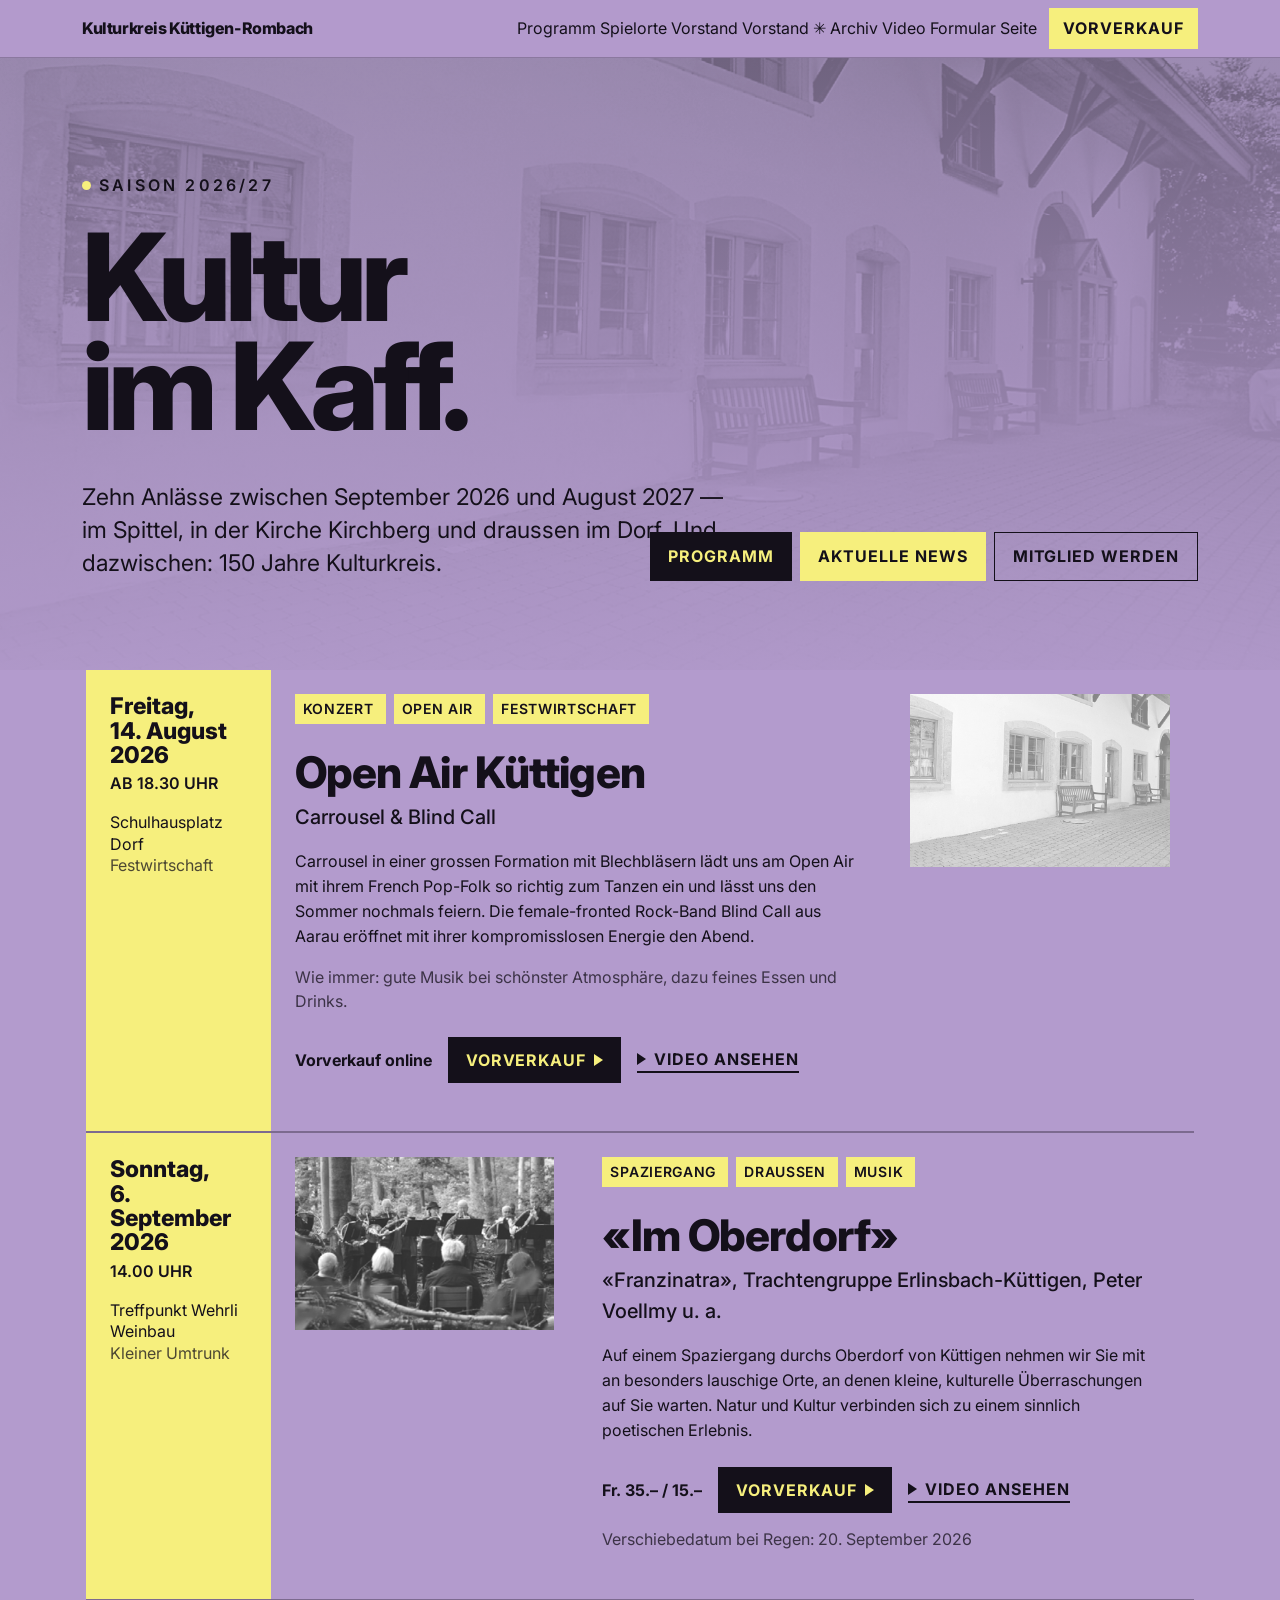
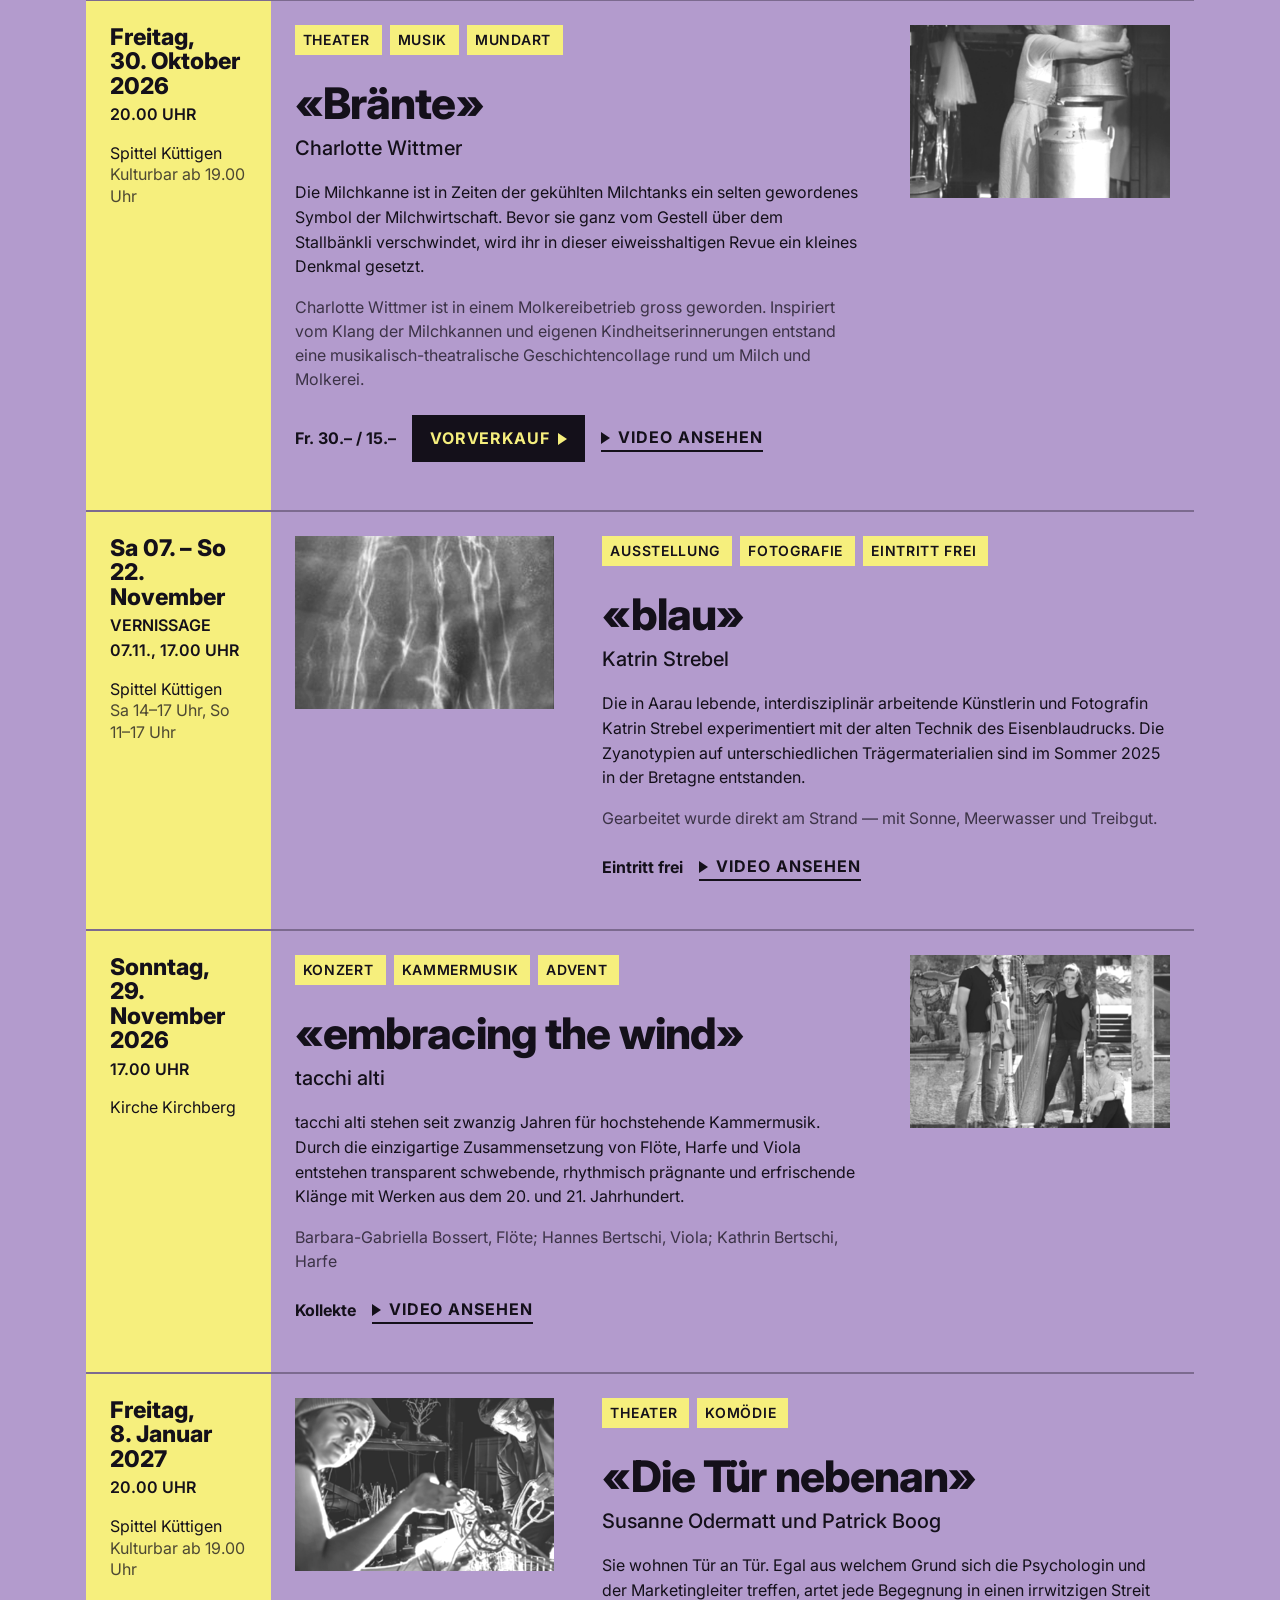
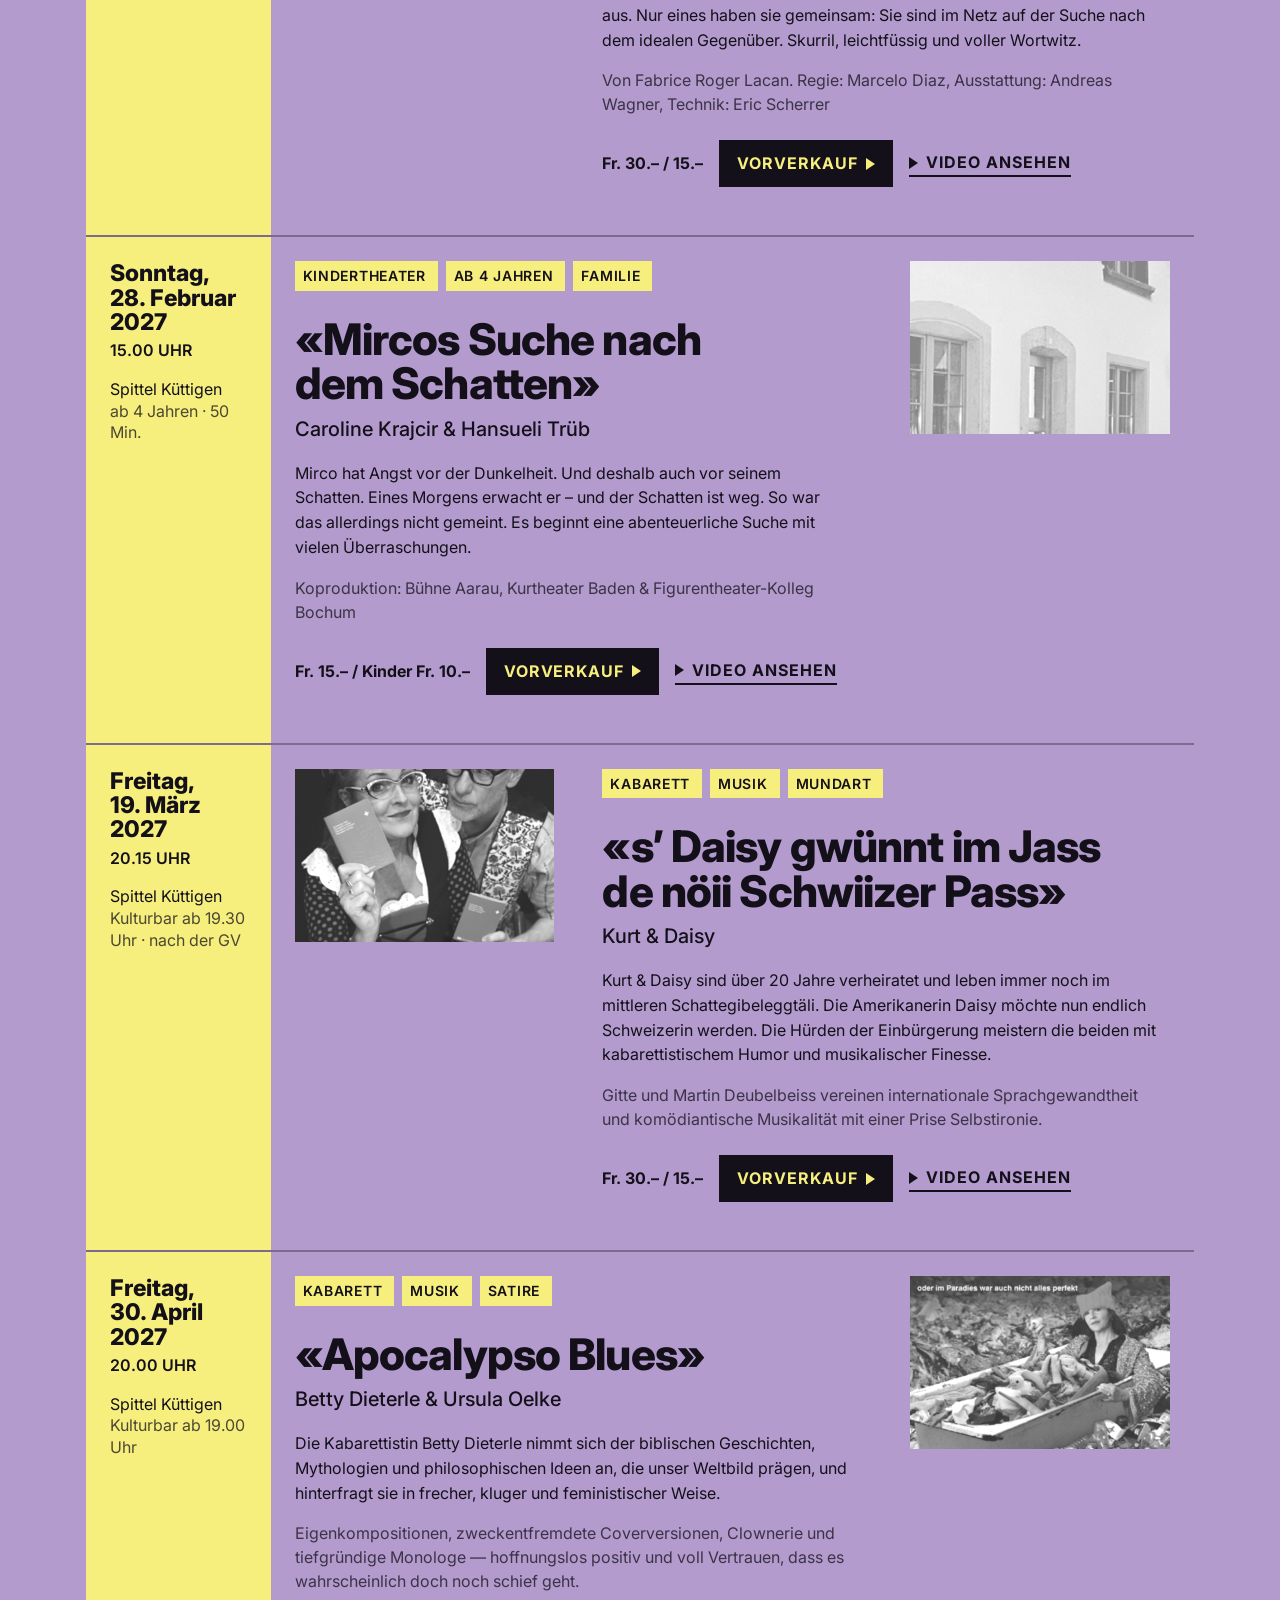
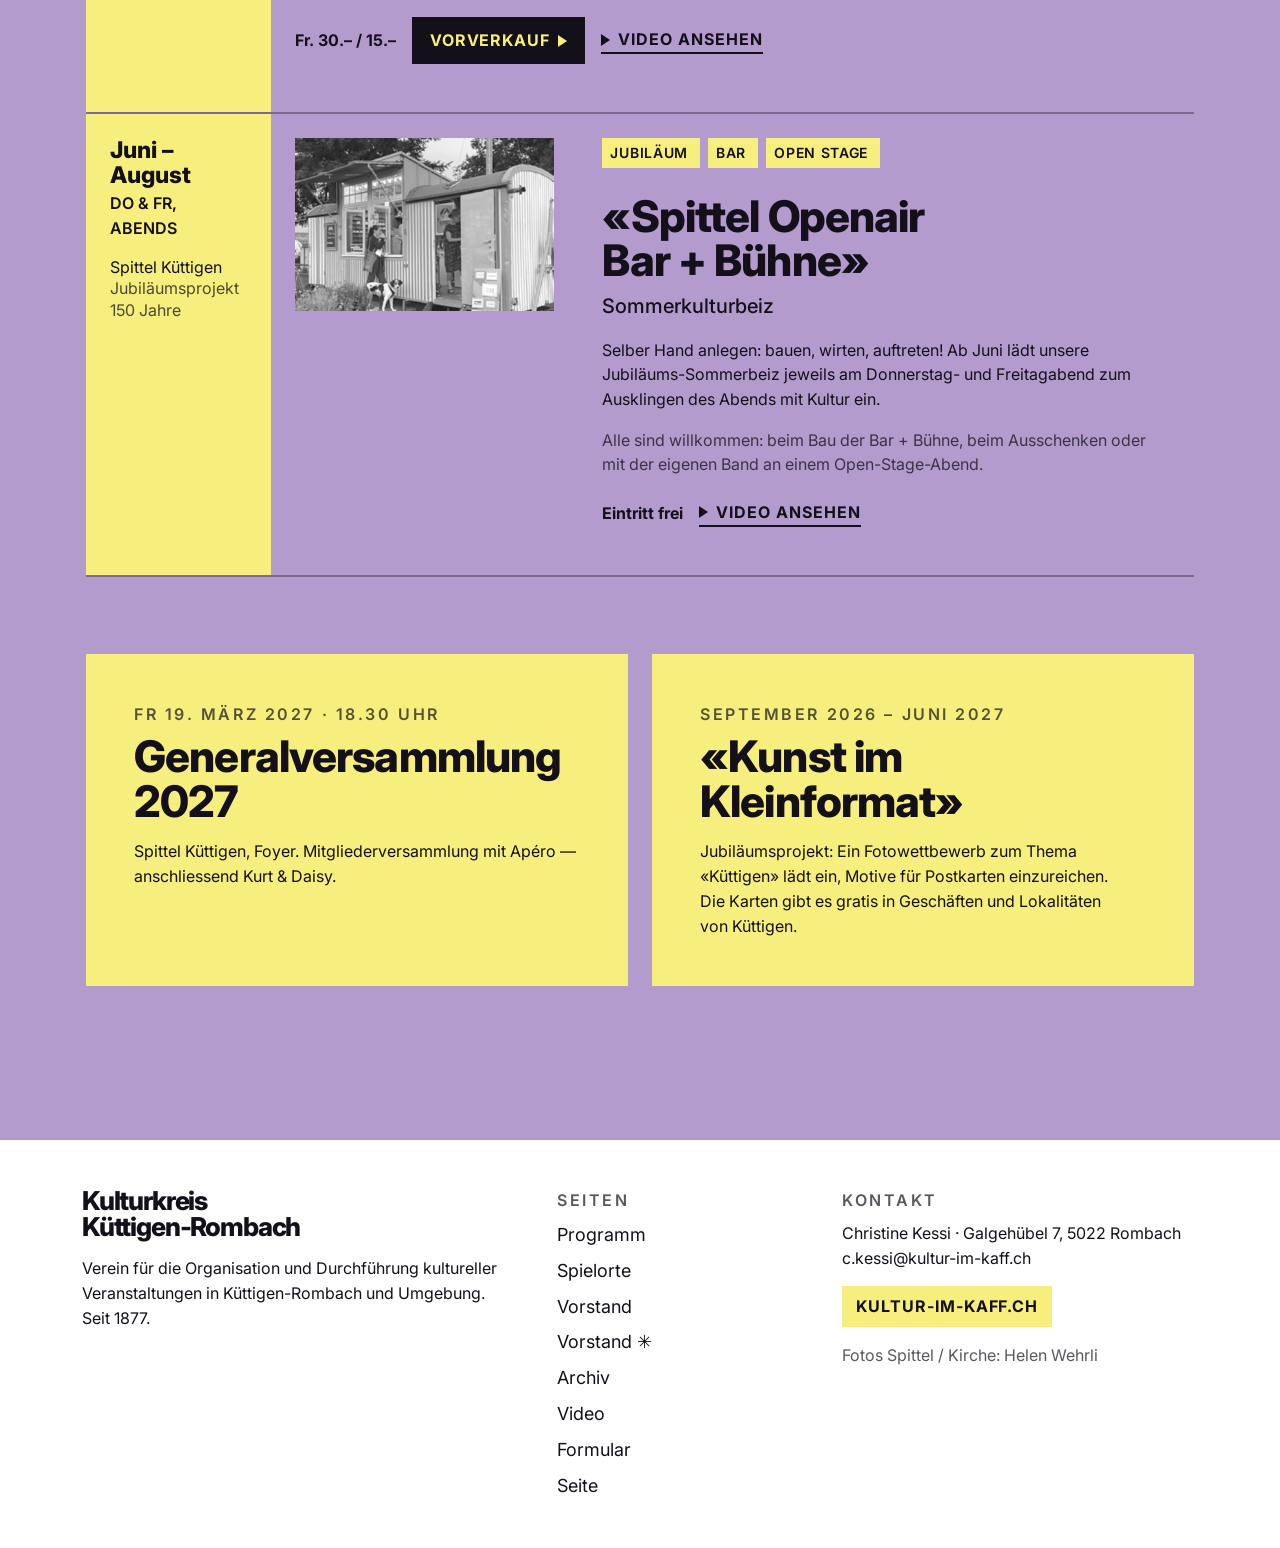
<file: wp-content/themes/kultur-im-kaff/site-design-source/index.html>
<!doctype html>
<html lang="de">
<head>
<meta charset="utf-8">
<meta name="viewport" content="width=device-width, initial-scale=1">
<title>Programm · Kulturkreis Küttigen-Rombach</title>
<link rel="preconnect" href="https://fonts.googleapis.com">
<link rel="preconnect" href="https://fonts.gstatic.com" crossorigin>
<link href="https://fonts.googleapis.com/css2?family=Inter:ital,opsz,wght@0,14..32,400..800;1,14..32,400..700&display=swap" rel="stylesheet">
<link href="https://cdn.jsdelivr.net/npm/bootstrap@5.3.3/dist/css/bootstrap.min.css" rel="stylesheet">
<link href="assets/theme.css" rel="stylesheet">
</head>
<body>
<nav class="kk-nav">
  <div class="container-xl d-flex flex-wrap align-items-center justify-content-between gap-2 py-2">
    <a class="kk-brand" href="index.html">Kulturkreis Küttigen-Rombach</a>
    <div class="kk-navlinks">
      <a class="kk-navlink active" href="index.html">Programm</a>
      <a class="kk-navlink" href="spielorte.html">Spielorte</a>
      <a class="kk-navlink" href="vorstand.html">Vorstand</a>
      <a class="kk-navlink" href="vorstand-verspielt.html">Vorstand ✳</a>
      <a class="kk-navlink" href="archiv.html">Archiv</a>
      <a class="kk-navlink" href="video.html">Video</a>
      <a class="kk-navlink" href="formular.html">Formular</a>
      <a class="kk-navlink" href="seite.html">Seite</a>
      <a class="kk-btn kk-btn-yellow kk-btn-sm ms-2" href="https://www.kultur-im-kaff.ch" target="_blank" rel="noopener">Vorverkauf</a>
    </div>
  </div>
</nav>

<header class="kk-hero">
  <div class="kk-hero-photo"></div>
  <div class="kk-hero-veil"></div>
  <div class="container-xl kk-hero-inner">
    <div class="kk-hero-kicker kk-eyebrow"><span class="kk-hero-dot"></span>Saison 2026/27</div>
    <h1 class="kk-hero-title">Kultur<br>im Kaff.</h1>
    <div class="row g-4 mt-3 align-items-end">
      <div class="col-12 col-md-7">
        <p class="kk-lead mb-0">Zehn Anlässe zwischen September 2026 und August 2027 — im Spittel, in der Kirche Kirchberg und draussen im Dorf. Und dazwischen: 150 Jahre Kulturkreis.</p>
      </div>
      <div class="col-12 col-md-5 d-flex flex-wrap flex-lg-nowrap gap-2 justify-content-md-end">
        <a class="kk-btn" href="#programm">Programm</a>
        <a class="kk-btn kk-btn-yellow" href="seite.html">Aktuelle News</a>
        <a class="kk-btn kk-btn-outline" href="vorstand.html">Mitglied werden</a>
      </div>
    </div>
  </div>
</header>

<main class="container-xl px-0 px-sm-3" id="programm">
      <article class="row g-0 kk-row">
        <aside class="col-12 col-lg-2 kk-rail">
          <div class="kk-rail-date">Freitag,
14. August 2026</div>
          <div class="kk-rail-time">ab 18.30 Uhr</div>
          <div class="kk-rail-venue">Schulhausplatz Dorf</div>
          <div class="kk-small kk-muted">Festwirtschaft</div>
        </aside>
        <div class="col-12 col-lg-10">
          <div class="row g-0 align-items-start">
            <div class="col-12 col-lg-8 order-2 order-lg-1">
              <div class="kk-body">
                <div class="kk-tags"><span class="kk-tag">Konzert</span><span class="kk-tag">Open Air</span><span class="kk-tag">Festwirtschaft</span></div>
                <h2 class="kk-h2 kk-h2-spaced">Open Air Küttigen</h2>
                <div class="kk-artist mt-2">Carrousel &amp; Blind Call</div>
                <p class="kk-text mt-3 mb-0">Carrousel in einer grossen Formation mit Blechbläsern lädt uns am Open Air mit ihrem French Pop-Folk so richtig zum Tanzen ein und lässt uns den Sommer nochmals feiern. Die female-fronted Rock-Band Blind Call aus Aarau eröffnet mit ihrer kompromisslosen Energie den Abend.</p>
                <p class="kk-credits mt-3 mb-0">Wie immer: gute Musik bei schönster Atmosphäre, dazu feines Essen und Drinks.</p>
                <div class="kk-actions">
                  <span class="kk-price">Vorverkauf online</span>
                  <a class="kk-btn" href="https://www.kultur-im-kaff.ch" target="_blank" rel="noopener">Vorverkauf <span class="kk-tri"></span></a>
                  <button class="kk-videolink" type="button" data-video data-format="landscape" data-title="Open Air Küttigen" data-meta="Freitag, 14. August 2026 · Schulhausplatz Dorf"><span class="kk-tri"></span>Video ansehen</button>
                  
                </div>
              </div>
            </div>
            <div class="col-12 col-lg-4 order-1 kk-media order-lg-2 kk-media-right">
              <button class="kk-img-btn" type="button" data-image="assets/events/openair.png" data-title="Open Air Küttigen" data-meta="Freitag, 14. August 2026 · Schulhausplatz Dorf">
                <img class="kk-img" src="assets/events/openair.png" alt="Open Air Küttigen">
              </button>
            </div>
          </div>
        </div>
      </article>
      <article class="row g-0 kk-row">
        <aside class="col-12 col-lg-2 kk-rail">
          <div class="kk-rail-date">Sonntag,
6. September 2026</div>
          <div class="kk-rail-time">14.00 Uhr</div>
          <div class="kk-rail-venue">Treffpunkt Wehrli Weinbau</div>
          <div class="kk-small kk-muted">Kleiner Umtrunk</div>
        </aside>
        <div class="col-12 col-lg-10">
          <div class="row g-0 align-items-start">
            <div class="col-12 col-lg-8 order-2 order-lg-2">
              <div class="kk-body">
                <div class="kk-tags"><span class="kk-tag">Spaziergang</span><span class="kk-tag">Draussen</span><span class="kk-tag">Musik</span></div>
                <h2 class="kk-h2 kk-h2-spaced">«Im Oberdorf»</h2>
                <div class="kk-artist mt-2">«Franzinatra», Trachtengruppe Erlinsbach-Küttigen, Peter Voellmy u. a.</div>
                <p class="kk-text mt-3 mb-0">Auf einem Spaziergang durchs Oberdorf von Küttigen nehmen wir Sie mit an besonders lauschige Orte, an denen kleine, kulturelle Überraschungen auf Sie warten. Natur und Kultur verbinden sich zu einem sinnlich poetischen Erlebnis.</p>
                
                <div class="kk-actions">
                  <span class="kk-price">Fr. 35.– / 15.–</span>
                  <a class="kk-btn" href="https://www.kultur-im-kaff.ch" target="_blank" rel="noopener">Vorverkauf <span class="kk-tri"></span></a>
                  <button class="kk-videolink" type="button" data-video data-format="portrait" data-title="«Im Oberdorf»" data-meta="Sonntag, 6. September 2026 · Treffpunkt Wehrli Weinbau"><span class="kk-tri"></span>Video ansehen</button>
                  <span class="kk-small kk-muted">Verschiebedatum bei Regen: 20. September 2026</span>
                </div>
              </div>
            </div>
            <div class="col-12 col-lg-4 order-1 kk-media order-lg-1 kk-media-left">
              <button class="kk-img-btn" type="button" data-image="assets/events/oberdorf.png" data-title="«Im Oberdorf»" data-meta="Sonntag, 6. September 2026 · Treffpunkt Wehrli Weinbau">
                <img class="kk-img" src="assets/events/oberdorf.png" alt="«Im Oberdorf»">
              </button>
            </div>
          </div>
        </div>
      </article>
      <article class="row g-0 kk-row">
        <aside class="col-12 col-lg-2 kk-rail">
          <div class="kk-rail-date">Freitag,
30. Oktober 2026</div>
          <div class="kk-rail-time">20.00 Uhr</div>
          <div class="kk-rail-venue">Spittel Küttigen</div>
          <div class="kk-small kk-muted">Kulturbar ab 19.00 Uhr</div>
        </aside>
        <div class="col-12 col-lg-10">
          <div class="row g-0 align-items-start">
            <div class="col-12 col-lg-8 order-2 order-lg-1">
              <div class="kk-body">
                <div class="kk-tags"><span class="kk-tag">Theater</span><span class="kk-tag">Musik</span><span class="kk-tag">Mundart</span></div>
                <h2 class="kk-h2 kk-h2-spaced">«Bränte»</h2>
                <div class="kk-artist mt-2">Charlotte Wittmer</div>
                <p class="kk-text mt-3 mb-0">Die Milchkanne ist in Zeiten der gekühlten Milchtanks ein selten gewordenes Symbol der Milchwirtschaft. Bevor sie ganz vom Gestell über dem Stallbänkli verschwindet, wird ihr in dieser eiweisshaltigen Revue ein kleines Denkmal gesetzt.</p>
                <p class="kk-credits mt-3 mb-0">Charlotte Wittmer ist in einem Molkereibetrieb gross geworden. Inspiriert vom Klang der Milchkannen und eigenen Kindheitserinnerungen entstand eine musikalisch-theatralische Geschichtencollage rund um Milch und Molkerei.</p>
                <div class="kk-actions">
                  <span class="kk-price">Fr. 30.– / 15.–</span>
                  <a class="kk-btn" href="https://www.kultur-im-kaff.ch" target="_blank" rel="noopener">Vorverkauf <span class="kk-tri"></span></a>
                  <button class="kk-videolink" type="button" data-video data-format="landscape" data-title="«Bränte»" data-meta="Freitag, 30. Oktober 2026 · Spittel Küttigen"><span class="kk-tri"></span>Video ansehen</button>
                  
                </div>
              </div>
            </div>
            <div class="col-12 col-lg-4 order-1 kk-media order-lg-2 kk-media-right">
              <button class="kk-img-btn" type="button" data-image="assets/events/braente.png" data-title="«Bränte»" data-meta="Freitag, 30. Oktober 2026 · Spittel Küttigen">
                <img class="kk-img" src="assets/events/braente.png" alt="«Bränte»">
              </button>
            </div>
          </div>
        </div>
      </article>
      <article class="row g-0 kk-row">
        <aside class="col-12 col-lg-2 kk-rail">
          <div class="kk-rail-date">Sa 07. – So 22. November</div>
          <div class="kk-rail-time">Vernissage 07.11., 17.00 Uhr</div>
          <div class="kk-rail-venue">Spittel Küttigen</div>
          <div class="kk-small kk-muted">Sa 14–17 Uhr, So 11–17 Uhr</div>
        </aside>
        <div class="col-12 col-lg-10">
          <div class="row g-0 align-items-start">
            <div class="col-12 col-lg-8 order-2 order-lg-2">
              <div class="kk-body">
                <div class="kk-tags"><span class="kk-tag">Ausstellung</span><span class="kk-tag">Fotografie</span><span class="kk-tag">Eintritt frei</span></div>
                <h2 class="kk-h2 kk-h2-spaced">«blau»</h2>
                <div class="kk-artist mt-2">Katrin Strebel</div>
                <p class="kk-text mt-3 mb-0">Die in Aarau lebende, interdisziplinär arbeitende Künstlerin und Fotografin Katrin Strebel experimentiert mit der alten Technik des Eisenblaudrucks. Die Zyanotypien auf unterschiedlichen Trägermaterialien sind im Sommer 2025 in der Bretagne entstanden.</p>
                <p class="kk-credits mt-3 mb-0">Gearbeitet wurde direkt am Strand — mit Sonne, Meerwasser und Treibgut.</p>
                <div class="kk-actions">
                  <span class="kk-price">Eintritt frei</span>
                  
                  <button class="kk-videolink" type="button" data-video data-format="landscape" data-title="«blau»" data-meta="Sa 07. – So 22. November · Spittel Küttigen"><span class="kk-tri"></span>Video ansehen</button>
                  
                </div>
              </div>
            </div>
            <div class="col-12 col-lg-4 order-1 kk-media order-lg-1 kk-media-left">
              <button class="kk-img-btn" type="button" data-image="assets/events/blau.png" data-title="«blau»" data-meta="Sa 07. – So 22. November · Spittel Küttigen">
                <img class="kk-img" src="assets/events/blau.png" alt="«blau»">
              </button>
            </div>
          </div>
        </div>
      </article>
      <article class="row g-0 kk-row">
        <aside class="col-12 col-lg-2 kk-rail">
          <div class="kk-rail-date">Sonntag,
29. November 2026</div>
          <div class="kk-rail-time">17.00 Uhr</div>
          <div class="kk-rail-venue">Kirche Kirchberg</div>
          
        </aside>
        <div class="col-12 col-lg-10">
          <div class="row g-0 align-items-start">
            <div class="col-12 col-lg-8 order-2 order-lg-1">
              <div class="kk-body">
                <div class="kk-tags"><span class="kk-tag">Konzert</span><span class="kk-tag">Kammermusik</span><span class="kk-tag">Advent</span></div>
                <h2 class="kk-h2 kk-h2-spaced">«embracing the wind»</h2>
                <div class="kk-artist mt-2">tacchi alti</div>
                <p class="kk-text mt-3 mb-0">tacchi alti stehen seit zwanzig Jahren für hochstehende Kammermusik. Durch die einzigartige Zusammensetzung von Flöte, Harfe und Viola entstehen transparent schwebende, rhythmisch prägnante und erfrischende Klänge mit Werken aus dem 20. und 21. Jahrhundert.</p>
                <p class="kk-credits mt-3 mb-0">Barbara-Gabriella Bossert, Flöte; Hannes Bertschi, Viola; Kathrin Bertschi, Harfe</p>
                <div class="kk-actions">
                  <span class="kk-price">Kollekte</span>
                  
                  <button class="kk-videolink" type="button" data-video data-format="landscape" data-title="«embracing the wind»" data-meta="Sonntag, 29. November 2026 · Kirche Kirchberg"><span class="kk-tri"></span>Video ansehen</button>
                  
                </div>
              </div>
            </div>
            <div class="col-12 col-lg-4 order-1 kk-media order-lg-2 kk-media-right">
              <button class="kk-img-btn" type="button" data-image="assets/events/tacchi.png" data-title="«embracing the wind»" data-meta="Sonntag, 29. November 2026 · Kirche Kirchberg">
                <img class="kk-img" src="assets/events/tacchi.png" alt="«embracing the wind»">
              </button>
            </div>
          </div>
        </div>
      </article>
      <article class="row g-0 kk-row">
        <aside class="col-12 col-lg-2 kk-rail">
          <div class="kk-rail-date">Freitag,
8. Januar 2027</div>
          <div class="kk-rail-time">20.00 Uhr</div>
          <div class="kk-rail-venue">Spittel Küttigen</div>
          <div class="kk-small kk-muted">Kulturbar ab 19.00 Uhr</div>
        </aside>
        <div class="col-12 col-lg-10">
          <div class="row g-0 align-items-start">
            <div class="col-12 col-lg-8 order-2 order-lg-2">
              <div class="kk-body">
                <div class="kk-tags"><span class="kk-tag">Theater</span><span class="kk-tag">Komödie</span></div>
                <h2 class="kk-h2 kk-h2-spaced">«Die Tür nebenan»</h2>
                <div class="kk-artist mt-2">Susanne Odermatt und Patrick Boog</div>
                <p class="kk-text mt-3 mb-0">Sie wohnen Tür an Tür. Egal aus welchem Grund sich die Psychologin und der Marketingleiter treffen, artet jede Begegnung in einen irrwitzigen Streit aus. Nur eines haben sie gemeinsam: Sie sind im Netz auf der Suche nach dem idealen Gegenüber. Skurril, leichtfüssig und voller Wortwitz.</p>
                <p class="kk-credits mt-3 mb-0">Von Fabrice Roger Lacan. Regie: Marcelo Diaz, Ausstattung: Andreas Wagner, Technik: Eric Scherrer</p>
                <div class="kk-actions">
                  <span class="kk-price">Fr. 30.– / 15.–</span>
                  <a class="kk-btn" href="https://www.kultur-im-kaff.ch" target="_blank" rel="noopener">Vorverkauf <span class="kk-tri"></span></a>
                  <button class="kk-videolink" type="button" data-video data-format="landscape" data-title="«Die Tür nebenan»" data-meta="Freitag, 8. Januar 2027 · Spittel Küttigen"><span class="kk-tri"></span>Video ansehen</button>
                  
                </div>
              </div>
            </div>
            <div class="col-12 col-lg-4 order-1 kk-media order-lg-1 kk-media-left">
              <button class="kk-img-btn" type="button" data-image="assets/events/tuer.png" data-title="«Die Tür nebenan»" data-meta="Freitag, 8. Januar 2027 · Spittel Küttigen">
                <img class="kk-img" src="assets/events/tuer.png" alt="«Die Tür nebenan»">
              </button>
            </div>
          </div>
        </div>
      </article>
      <article class="row g-0 kk-row">
        <aside class="col-12 col-lg-2 kk-rail">
          <div class="kk-rail-date">Sonntag,
28. Februar 2027</div>
          <div class="kk-rail-time">15.00 Uhr</div>
          <div class="kk-rail-venue">Spittel Küttigen</div>
          <div class="kk-small kk-muted">ab 4 Jahren · 50 Min.</div>
        </aside>
        <div class="col-12 col-lg-10">
          <div class="row g-0 align-items-start">
            <div class="col-12 col-lg-8 order-2 order-lg-1">
              <div class="kk-body">
                <div class="kk-tags"><span class="kk-tag">Kindertheater</span><span class="kk-tag">Ab 4 Jahren</span><span class="kk-tag">Familie</span></div>
                <h2 class="kk-h2 kk-h2-spaced">«Mircos Suche nach dem Schatten»</h2>
                <div class="kk-artist mt-2">Caroline Krajcir &amp; Hansueli Trüb</div>
                <p class="kk-text mt-3 mb-0">Mirco hat Angst vor der Dunkelheit. Und deshalb auch vor seinem Schatten. Eines Morgens erwacht er – und der Schatten ist weg. So war das allerdings nicht gemeint. Es beginnt eine abenteuerliche Suche mit vielen Überraschungen.</p>
                <p class="kk-credits mt-3 mb-0">Koproduktion: Bühne Aarau, Kurtheater Baden &amp; Figurentheater-Kolleg Bochum</p>
                <div class="kk-actions">
                  <span class="kk-price">Fr. 15.– / Kinder Fr. 10.–</span>
                  <a class="kk-btn" href="https://www.kultur-im-kaff.ch" target="_blank" rel="noopener">Vorverkauf <span class="kk-tri"></span></a>
                  <button class="kk-videolink" type="button" data-video data-format="portrait" data-title="«Mircos Suche nach dem Schatten»" data-meta="Sonntag, 28. Februar 2027 · Spittel Küttigen"><span class="kk-tri"></span>Video ansehen</button>
                  
                </div>
              </div>
            </div>
            <div class="col-12 col-lg-4 order-1 kk-media order-lg-2 kk-media-right">
              <button class="kk-img-btn" type="button" data-image="assets/events/mirco.png" data-title="«Mircos Suche nach dem Schatten»" data-meta="Sonntag, 28. Februar 2027 · Spittel Küttigen">
                <img class="kk-img" src="assets/events/mirco.png" alt="«Mircos Suche nach dem Schatten»">
              </button>
            </div>
          </div>
        </div>
      </article>
      <article class="row g-0 kk-row">
        <aside class="col-12 col-lg-2 kk-rail">
          <div class="kk-rail-date">Freitag,
19. März 2027</div>
          <div class="kk-rail-time">20.15 Uhr</div>
          <div class="kk-rail-venue">Spittel Küttigen</div>
          <div class="kk-small kk-muted">Kulturbar ab 19.30 Uhr · nach der GV</div>
        </aside>
        <div class="col-12 col-lg-10">
          <div class="row g-0 align-items-start">
            <div class="col-12 col-lg-8 order-2 order-lg-2">
              <div class="kk-body">
                <div class="kk-tags"><span class="kk-tag">Kabarett</span><span class="kk-tag">Musik</span><span class="kk-tag">Mundart</span></div>
                <h2 class="kk-h2 kk-h2-spaced">«s’ Daisy gwünnt im Jass de nöii Schwiizer Pass»</h2>
                <div class="kk-artist mt-2">Kurt &amp; Daisy</div>
                <p class="kk-text mt-3 mb-0">Kurt &amp; Daisy sind über 20 Jahre verheiratet und leben immer noch im mittleren Schattegibeleggtäli. Die Amerikanerin Daisy möchte nun endlich Schweizerin werden. Die Hürden der Einbürgerung meistern die beiden mit kabarettistischem Humor und musikalischer Finesse.</p>
                <p class="kk-credits mt-3 mb-0">Gitte und Martin Deubelbeiss vereinen internationale Sprachgewandtheit und komödiantische Musikalität mit einer Prise Selbstironie.</p>
                <div class="kk-actions">
                  <span class="kk-price">Fr. 30.– / 15.–</span>
                  <a class="kk-btn" href="https://www.kultur-im-kaff.ch" target="_blank" rel="noopener">Vorverkauf <span class="kk-tri"></span></a>
                  <button class="kk-videolink" type="button" data-video data-format="landscape" data-title="«s’ Daisy gwünnt im Jass de nöii Schwiizer Pass»" data-meta="Freitag, 19. März 2027 · Spittel Küttigen"><span class="kk-tri"></span>Video ansehen</button>
                  
                </div>
              </div>
            </div>
            <div class="col-12 col-lg-4 order-1 kk-media order-lg-1 kk-media-left">
              <button class="kk-img-btn" type="button" data-image="assets/events/daisy.png" data-title="«s’ Daisy gwünnt im Jass de nöii Schwiizer Pass»" data-meta="Freitag, 19. März 2027 · Spittel Küttigen">
                <img class="kk-img" src="assets/events/daisy.png" alt="«s’ Daisy gwünnt im Jass de nöii Schwiizer Pass»">
              </button>
            </div>
          </div>
        </div>
      </article>
      <article class="row g-0 kk-row">
        <aside class="col-12 col-lg-2 kk-rail">
          <div class="kk-rail-date">Freitag,
30. April 2027</div>
          <div class="kk-rail-time">20.00 Uhr</div>
          <div class="kk-rail-venue">Spittel Küttigen</div>
          <div class="kk-small kk-muted">Kulturbar ab 19.00 Uhr</div>
        </aside>
        <div class="col-12 col-lg-10">
          <div class="row g-0 align-items-start">
            <div class="col-12 col-lg-8 order-2 order-lg-1">
              <div class="kk-body">
                <div class="kk-tags"><span class="kk-tag">Kabarett</span><span class="kk-tag">Musik</span><span class="kk-tag">Satire</span></div>
                <h2 class="kk-h2 kk-h2-spaced">«Apocalypso Blues»</h2>
                <div class="kk-artist mt-2">Betty Dieterle &amp; Ursula Oelke</div>
                <p class="kk-text mt-3 mb-0">Die Kabarettistin Betty Dieterle nimmt sich der biblischen Geschichten, Mythologien und philosophischen Ideen an, die unser Weltbild prägen, und hinterfragt sie in frecher, kluger und feministischer Weise.</p>
                <p class="kk-credits mt-3 mb-0">Eigenkompositionen, zweckentfremdete Coverversionen, Clownerie und tiefgründige Monologe — hoffnungslos positiv und voll Vertrauen, dass es wahrscheinlich doch noch schief geht.</p>
                <div class="kk-actions">
                  <span class="kk-price">Fr. 30.– / 15.–</span>
                  <a class="kk-btn" href="https://www.kultur-im-kaff.ch" target="_blank" rel="noopener">Vorverkauf <span class="kk-tri"></span></a>
                  <button class="kk-videolink" type="button" data-video data-format="landscape" data-title="«Apocalypso Blues»" data-meta="Freitag, 30. April 2027 · Spittel Küttigen"><span class="kk-tri"></span>Video ansehen</button>
                  
                </div>
              </div>
            </div>
            <div class="col-12 col-lg-4 order-1 kk-media order-lg-2 kk-media-right">
              <button class="kk-img-btn" type="button" data-image="assets/events/apocalypso.png" data-title="«Apocalypso Blues»" data-meta="Freitag, 30. April 2027 · Spittel Küttigen">
                <img class="kk-img" src="assets/events/apocalypso.png" alt="«Apocalypso Blues»">
              </button>
            </div>
          </div>
        </div>
      </article>
      <article class="row g-0 kk-row">
        <aside class="col-12 col-lg-2 kk-rail">
          <div class="kk-rail-date">Juni – August</div>
          <div class="kk-rail-time">Do &amp; Fr, abends</div>
          <div class="kk-rail-venue">Spittel Küttigen</div>
          <div class="kk-small kk-muted">Jubiläumsprojekt 150 Jahre</div>
        </aside>
        <div class="col-12 col-lg-10">
          <div class="row g-0 align-items-start">
            <div class="col-12 col-lg-8 order-2 order-lg-2">
              <div class="kk-body">
                <div class="kk-tags"><span class="kk-tag">Jubiläum</span><span class="kk-tag">Bar</span><span class="kk-tag">Open Stage</span></div>
                <h2 class="kk-h2 kk-h2-spaced">«Spittel Openair Bar + Bühne»</h2>
                <div class="kk-artist mt-2">Sommerkulturbeiz</div>
                <p class="kk-text mt-3 mb-0">Selber Hand anlegen: bauen, wirten, auftreten! Ab Juni lädt unsere Jubiläums-Sommerbeiz jeweils am Donnerstag- und Freitagabend zum Ausklingen des Abends mit Kultur ein.</p>
                <p class="kk-credits mt-3 mb-0">Alle sind willkommen: beim Bau der Bar + Bühne, beim Ausschenken oder mit der eigenen Band an einem Open-Stage-Abend.</p>
                <div class="kk-actions">
                  <span class="kk-price">Eintritt frei</span>
                  
                  <button class="kk-videolink" type="button" data-video data-format="portrait" data-title="«Spittel Openair Bar + Bühne»" data-meta="Juni – August · Spittel Küttigen"><span class="kk-tri"></span>Video ansehen</button>
                  
                </div>
              </div>
            </div>
            <div class="col-12 col-lg-4 order-1 kk-media order-lg-1 kk-media-left">
              <button class="kk-img-btn" type="button" data-image="assets/events/sommerbeiz.png" data-title="«Spittel Openair Bar + Bühne»" data-meta="Juni – August · Spittel Küttigen">
                <img class="kk-img" src="assets/events/sommerbeiz.png" alt="«Spittel Openair Bar + Bühne»">
              </button>
            </div>
          </div>
        </div>
      </article>

  <section class="kk-section">
    <div class="row g-4">
      <div class="col-12 col-lg-6">
        <div class="kk-panel">
          <div class="kk-label">Fr 19. März 2027 · 18.30 Uhr</div>
          <h2 class="kk-h2 mt-2">Generalversammlung 2027</h2>
          <p class="kk-text mt-3 mb-0">Spittel Küttigen, Foyer. Mitgliederversammlung mit Apéro — anschliessend Kurt &amp; Daisy.</p>
        </div>
      </div>
      <div class="col-12 col-lg-6">
        <div class="kk-panel">
          <div class="kk-label">September 2026 – Juni 2027</div>
          <h2 class="kk-h2 mt-2">«Kunst im Kleinformat»</h2>
          <p class="kk-text mt-3 mb-0">Jubiläumsprojekt: Ein Fotowettbewerb zum Thema «Küttigen» lädt ein, Motive für Postkarten einzureichen. Die Karten gibt es gratis in Geschäften und Lokalitäten von Küttigen.</p>
        </div>
      </div>
    </div>
  </section>
</main>

<div class="kk-overlay" data-overlay="video">
  <div class="kk-overlay-inner">
    <div class="kk-overlay-head">
      <div>
        <div class="kk-overlay-title" data-overlay-title></div>
        <div class="kk-overlay-meta" data-overlay-meta></div>
      </div>
      <button class="kk-close" type="button" data-close aria-label="Schliessen">✕</button>
    </div>
    <div class="kk-player" data-player data-duration="2:14">
      <div class="kk-ph" data-ph>VIDEO Querformat 16:9</div>
      <button class="kk-play" type="button" data-play aria-label="Abspielen"><span class="kk-glyph"></span></button>
      <div class="kk-controls">
        <div class="kk-track" data-seek><div class="kk-bar" data-bar></div></div>
        <div class="kk-times"><span data-time>0:00 / 2:14</span><span data-fmt>Querformat 16:9</span></div>
      </div>
    </div>
  </div>
</div>

<div class="kk-overlay" data-overlay="image">
  <div class="kk-overlay-inner">
    <div class="kk-overlay-head">
      <div>
        <div class="kk-overlay-title" data-overlay-title></div>
        <div class="kk-overlay-meta" data-overlay-meta></div>
      </div>
      <button class="kk-close" type="button" data-close aria-label="Schliessen">✕</button>
    </div>
    <img class="kk-overlay-img" alt="" data-overlay-image>
  </div>
</div>
<footer class="kk-footer">
  <div class="container-xl py-5">
    <div class="row g-4 align-items-start">
      <div class="col-12 col-lg-5">
        <div class="kk-footer-brand">Kulturkreis<br>Küttigen-Rombach</div>
        <p class="kk-text mt-3 mb-0">Verein für die Organisation und Durchführung kultureller Veranstaltungen in Küttigen-Rombach und Umgebung. Seit 1877.</p>
      </div>
      <div class="col-6 col-lg-3">
        <div class="kk-label">Seiten</div>
        <div class="kk-footer-links mt-2">
          <a href="index.html">Programm</a>
          <a href="spielorte.html">Spielorte</a>
          <a href="vorstand.html">Vorstand</a>
          <a href="vorstand-verspielt.html">Vorstand ✳</a>
          <a href="archiv.html">Archiv</a>
          <a href="video.html">Video</a>
          <a href="formular.html">Formular</a>
          <a href="seite.html">Seite</a>
        </div>
      </div>
      <div class="col-6 col-lg-4">
        <div class="kk-label">Kontakt</div>
        <p class="kk-text mt-2 mb-2">Christine Kessi · Galgehübel 7, 5022 Rombach<br><a href="mailto:c.kessi@kultur-im-kaff.ch">c.kessi@kultur-im-kaff.ch</a></p>
        <a class="kk-btn kk-btn-yellow kk-btn-sm mt-2" href="https://www.kultur-im-kaff.ch" target="_blank" rel="noopener">kultur-im-kaff.ch</a>
        <div class="kk-caption mt-3">Fotos Spittel / Kirche: Helen Wehrli</div>
      </div>
    </div>
  </div>
</footer>
<script src="assets/app.js"></script>
</body>
</html>
</file>
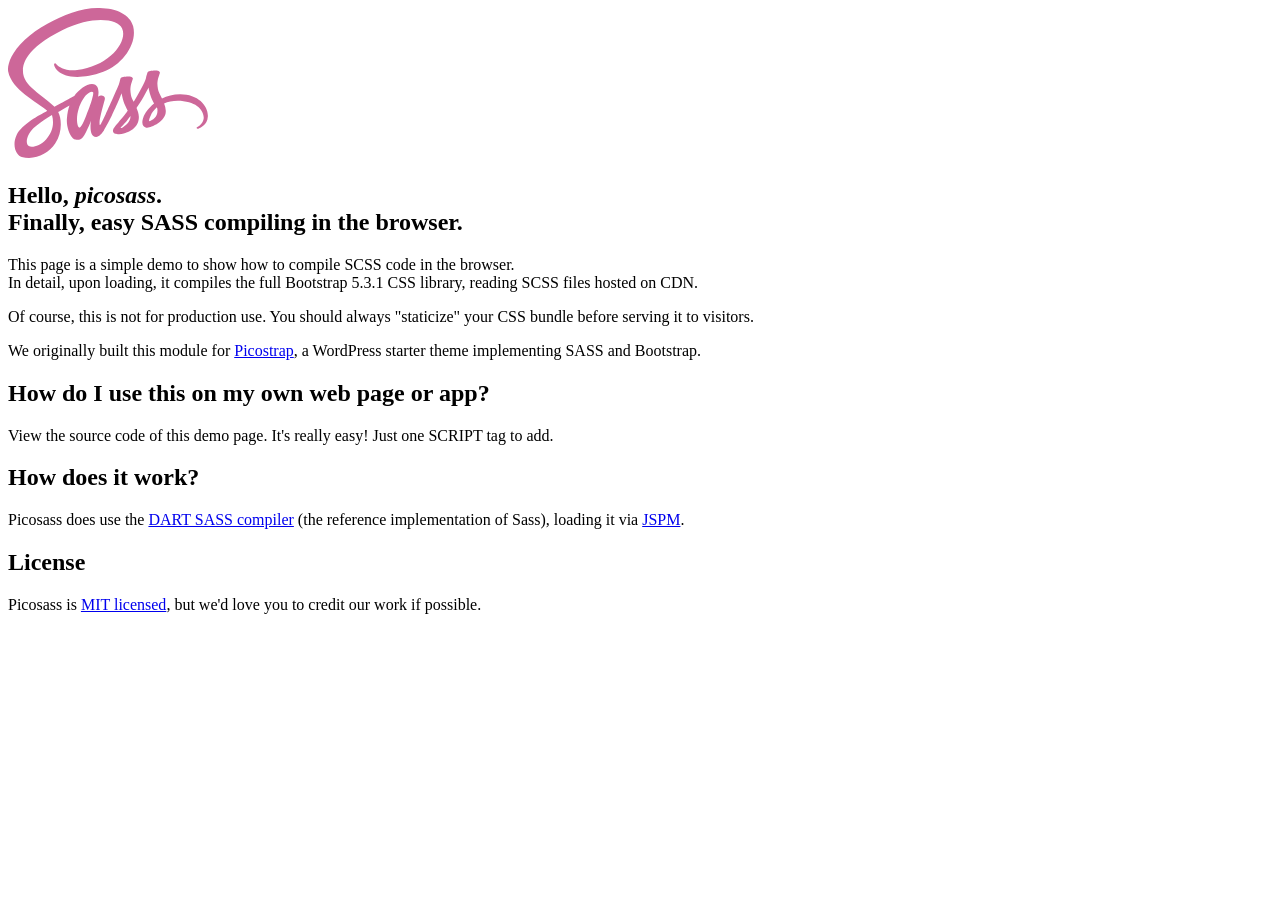
<file: wp-content/themes/picostrap5/inc/picosass/index.html>
<!doctype html>
<html lang="en">

<head>
    <meta charset="utf-8">
    <meta name="viewport" content="width=device-width, initial-scale=1">
    <title>PicoSASS demo: Compile Bootstrap from CDN</title>
   

        
    <!-- HOW TO ADD PICOSASS TO YOUR OWN HTML WEB PAGE -->
    <!-- THIS WILL COMPILE YOUR SCSS CODE IN THE BROWSER. OF COURSE, DOES NOT MAKE SENSE FOR PRODUCTION SITES. -->

    <!-- STEP 01: COPY THE FILE picosass.js to your project folder -->
            

    <!-- STEP 02: ADD THE SCRIPT TYPE="MODULE" TAG TO RECALL THE FILE -->

    <script type="module" src="picosass.js"></script>


    <!-- STEP 03: LAST, ADD YOUR SCSS CODE IN A TEMPLATE ELEMENT WITH ID "the-scss" -->
    
    <!-- You can also @import files. -->
    <!-- Locally hosted files are accessible by default. Filenames should start with underscores. -->
    <!-- You can optionally specify a "baseurl" parameter to allow the compiler to access remotely hosted files. -->

    <template id="the-scss" baseurl="https://cdn.jsdelivr.net/npm/bootstrap@5.3.1/scss/">

        //set your custom variables
        $primary: #ce6799;

        //import Bootstrap from the CDN
        @import "bootstrap";

        //add your additional sCSS CODE
        //As a test, try uncommenting this line
        //body { border:13px solid red !important;}

    </template>

</head>

<body>
    <div class="container bg-light">
        <div class="row     ">
            <div class="col-8 offset-2">
                 
                <img class=" my-3" src="sass-logo.svg" width="200">
                <h2 class="text-primary">Hello, <i>picosass</i>. <br>Finally, easy SASS compiling in the browser.</h2> 
                <p class="lead">This page is a simple demo to show how to compile SCSS code in the browser. 
                    
                    <br>In detail, upon loading, it compiles the full Bootstrap 5.3.1 CSS library, reading SCSS files hosted on CDN.</p>

                <p class="lead fst-italic">Of course, this is not for production use. You should always "staticize" your CSS bundle before serving it to visitors.</p>
                <p class="lead">We originally built this module for <a href="https://picostrap.com/">Picostrap</a>, a WordPress starter theme implementing SASS and Bootstrap.</p>
                <h2 class="text-primary">How do I use this on my own web page or app?</h2>
                
                <p class="lead">View the source code of this demo page. It's really easy! Just one SCRIPT tag to add. </p>
            

                <h2 class="text-primary">How does it work?</h2>
                
                <p class="lead">Picosass does use the <a href="https://github.com/sass/dart-sass">DART SASS compiler</a> (the reference implementation of Sass), loading it via <a href="https://jspm.dev/">JSPM</a>. </p>

                <h2 class="text-primary">License</h2>
                
                <p class="lead">Picosass is <a href="https://opensource.org/license/mit/">MIT licensed</a>, but we'd love you to credit our work if possible. </p>


            </div>
        </div>
    </div>
   
    

    <script src="https://cdn.jsdelivr.net/npm/bootstrap@5.3.1/dist/js/bootstrap.bundle.min.js"
        integrity="sha384-HwwvtgBNo3bZJJLYd8oVXjrBZt8cqVSpeBNS5n7C8IVInixGAoxmnlMuBnhbgrkm"
        crossorigin="anonymous"></script>
</body>

</html>
</file>
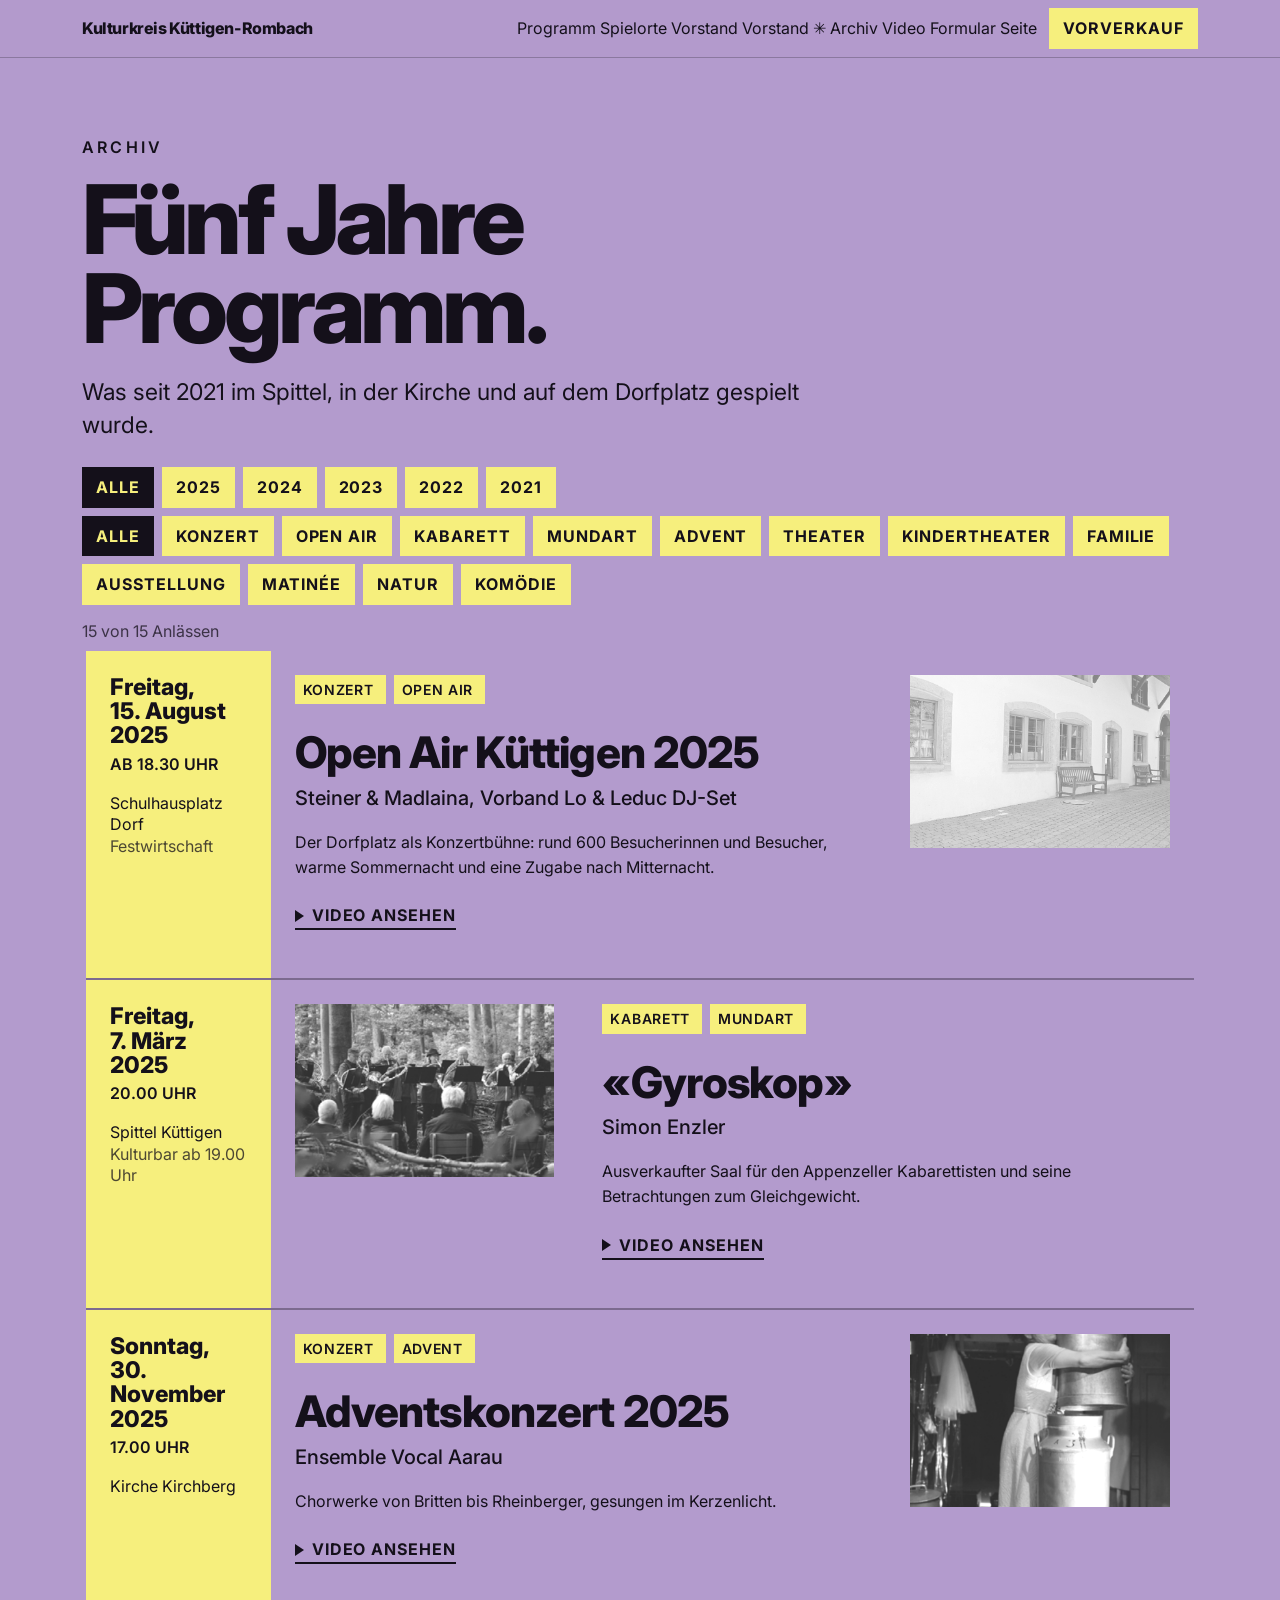
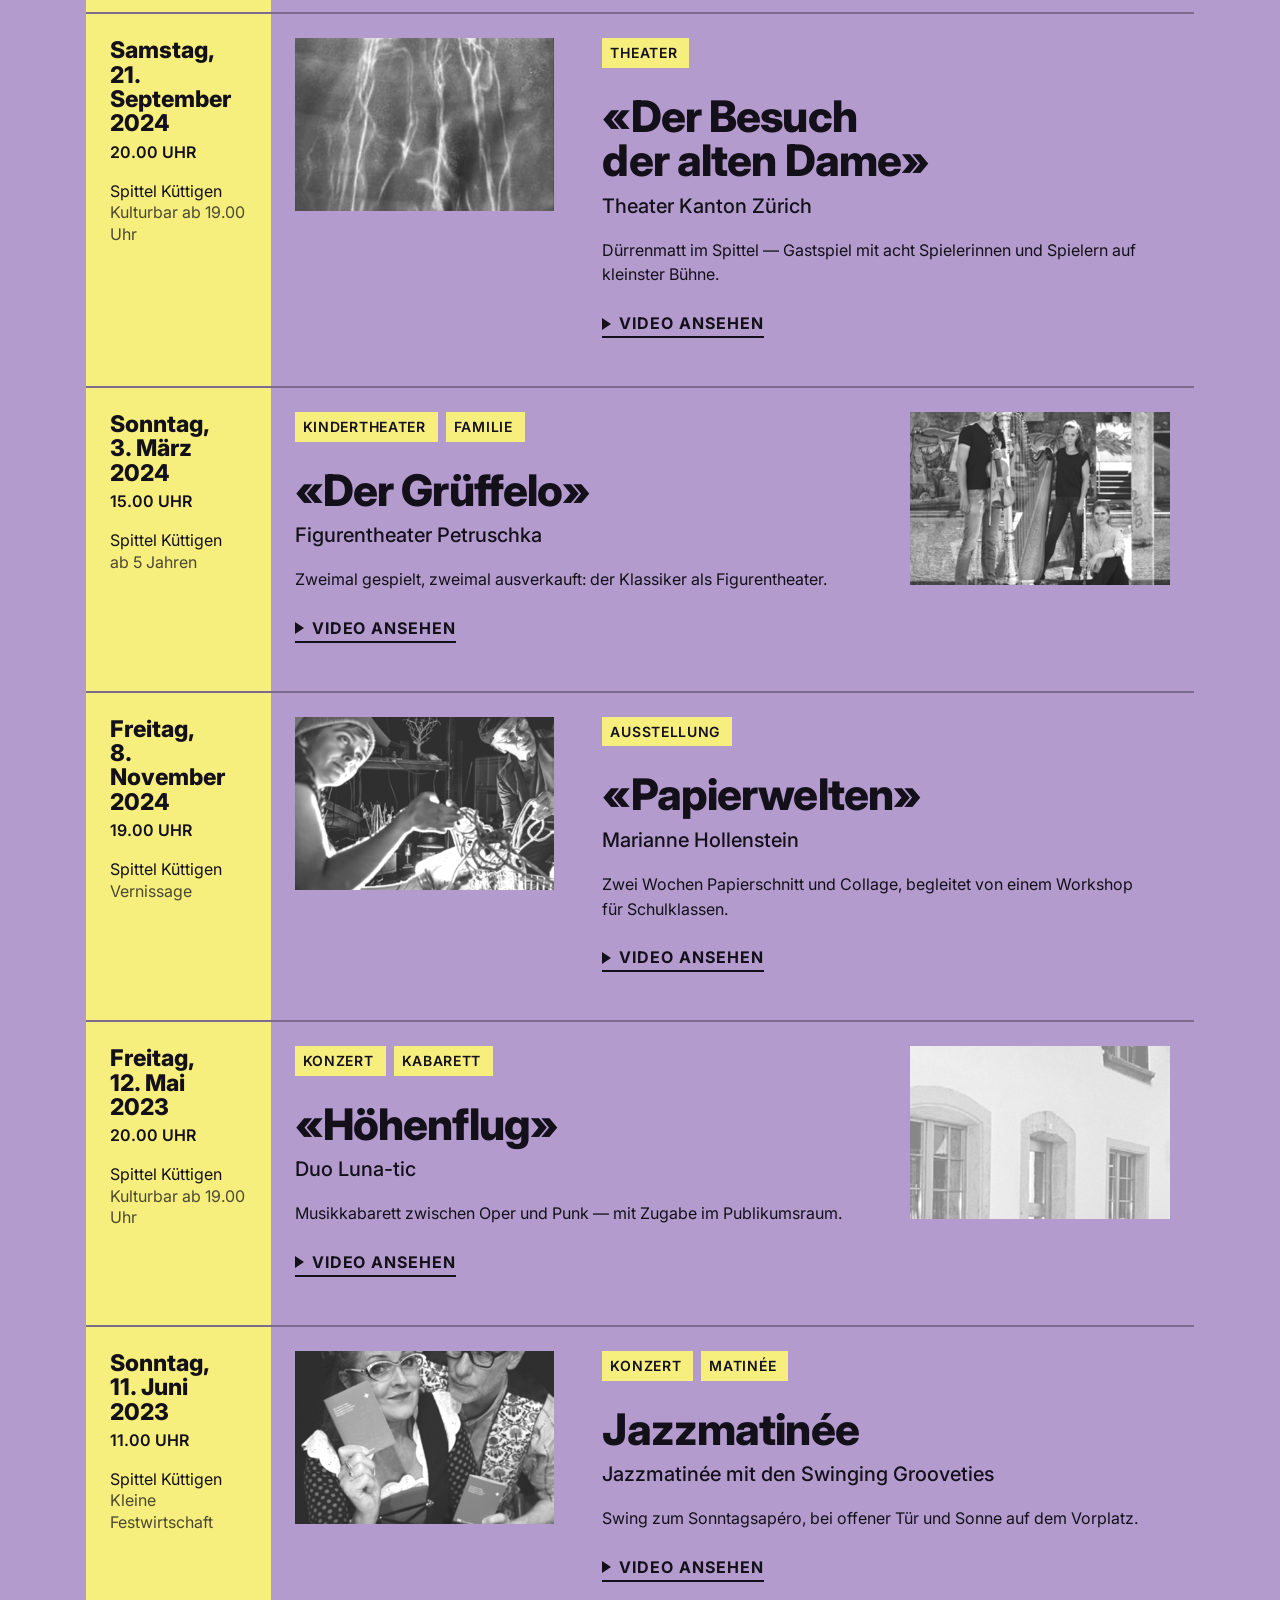
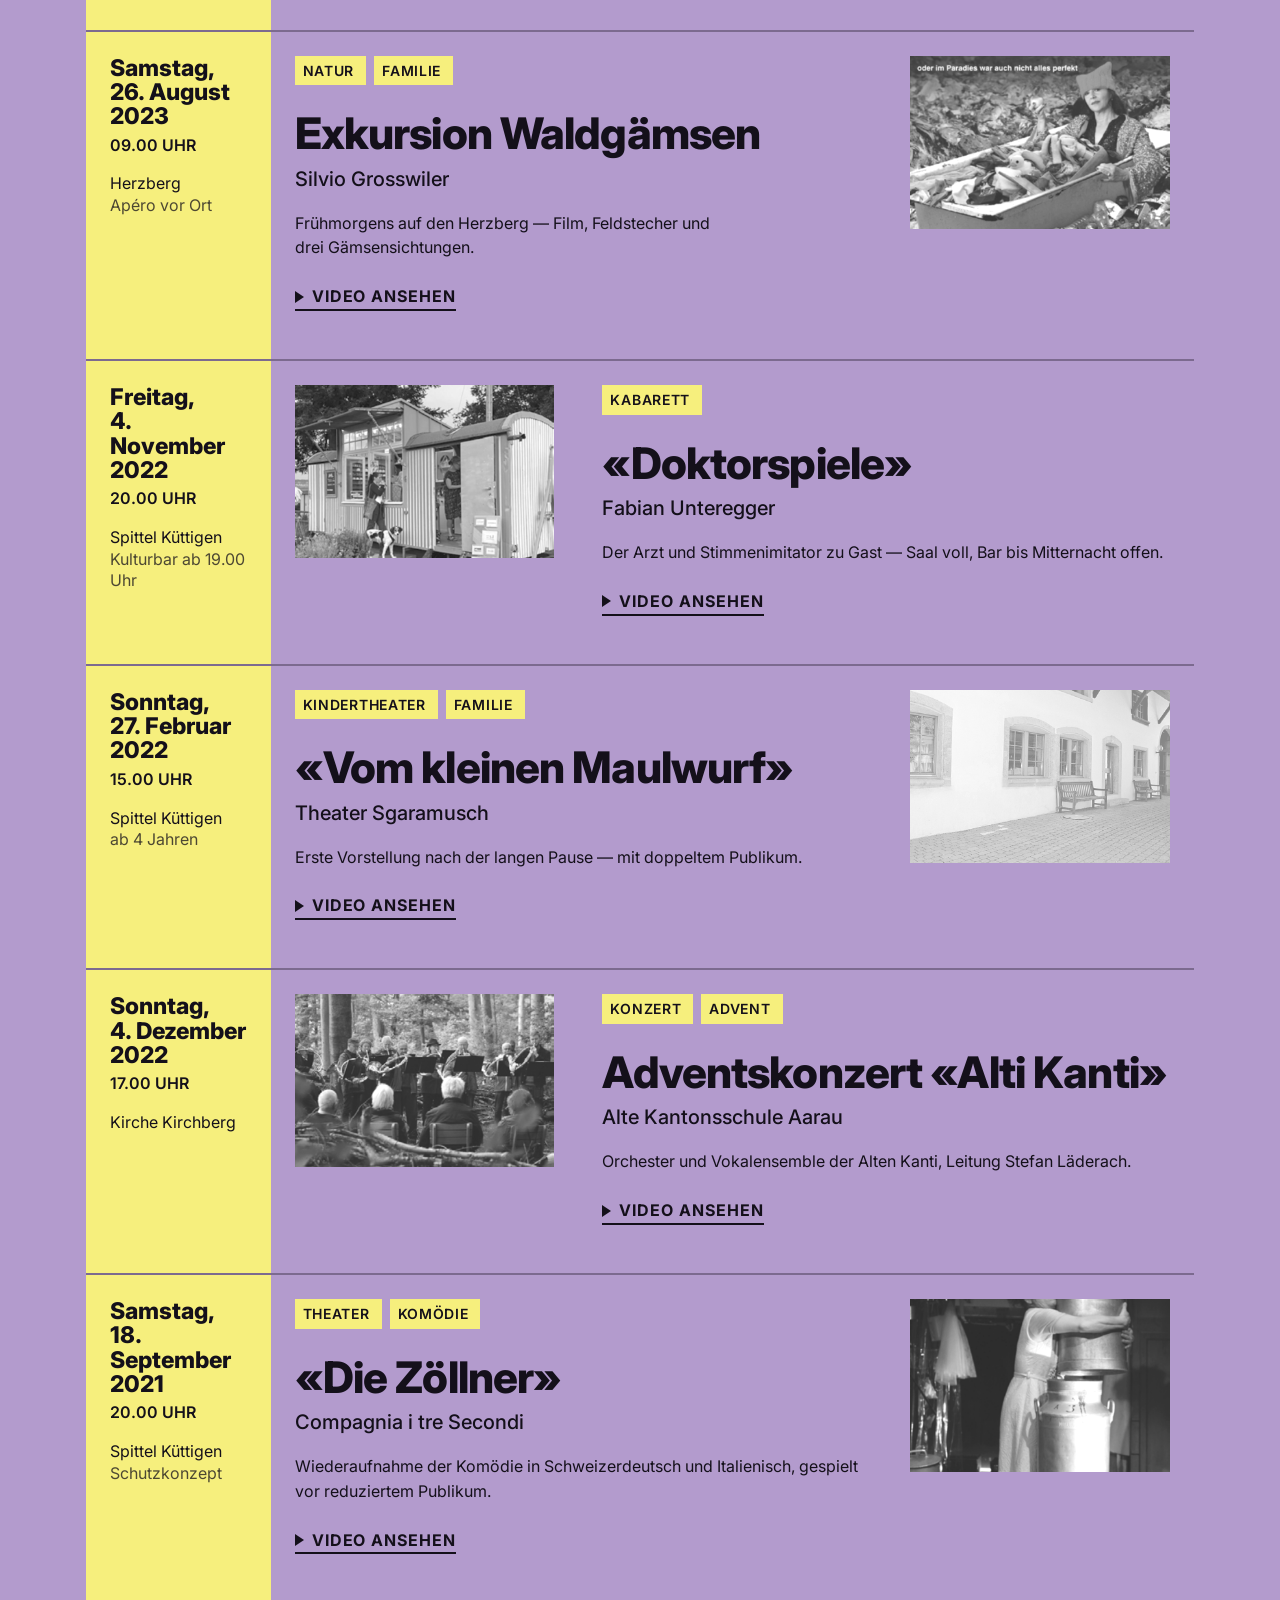
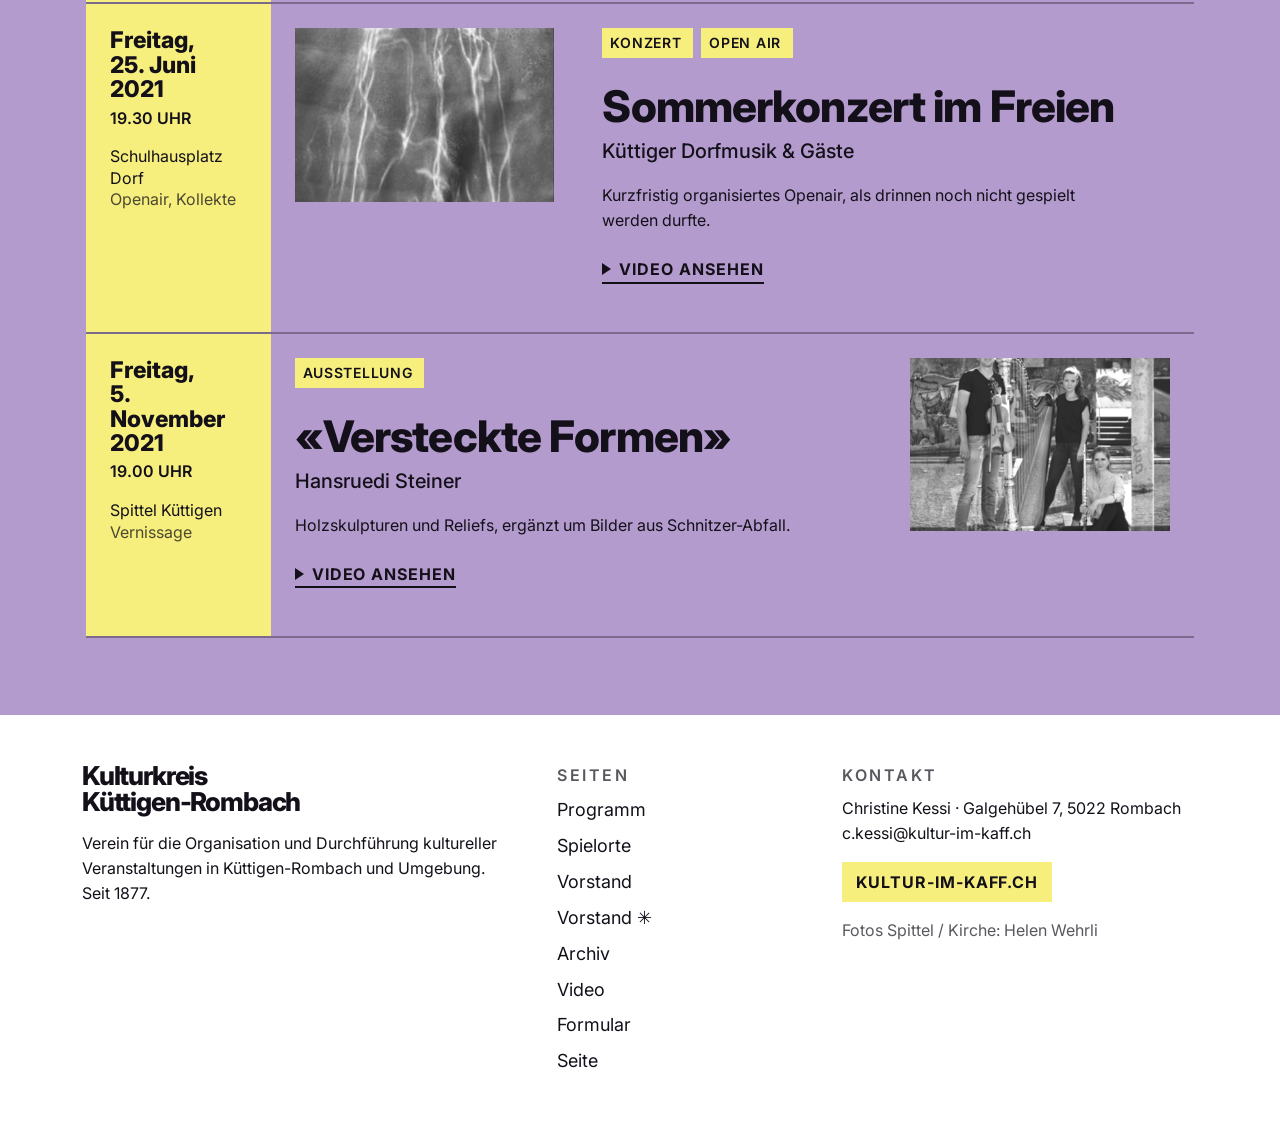
<file: wp-content/themes/kultur-im-kaff/site-design-source/archiv.html>
<!doctype html>
<html lang="de">
<head>
<meta charset="utf-8">
<meta name="viewport" content="width=device-width, initial-scale=1">
<title>Archiv · Kulturkreis Küttigen-Rombach</title>
<link rel="preconnect" href="https://fonts.googleapis.com">
<link rel="preconnect" href="https://fonts.gstatic.com" crossorigin>
<link href="https://fonts.googleapis.com/css2?family=Inter:ital,opsz,wght@0,14..32,400..800;1,14..32,400..700&display=swap" rel="stylesheet">
<link href="https://cdn.jsdelivr.net/npm/bootstrap@5.3.3/dist/css/bootstrap.min.css" rel="stylesheet">
<link href="assets/theme.css" rel="stylesheet">
</head>
<body>
<nav class="kk-nav">
  <div class="container-xl d-flex flex-wrap align-items-center justify-content-between gap-2 py-2">
    <a class="kk-brand" href="index.html">Kulturkreis Küttigen-Rombach</a>
    <div class="kk-navlinks">
      <a class="kk-navlink" href="index.html">Programm</a>
      <a class="kk-navlink" href="spielorte.html">Spielorte</a>
      <a class="kk-navlink" href="vorstand.html">Vorstand</a>
      <a class="kk-navlink" href="vorstand-verspielt.html">Vorstand ✳</a>
      <a class="kk-navlink active" href="archiv.html">Archiv</a>
      <a class="kk-navlink" href="video.html">Video</a>
      <a class="kk-navlink" href="formular.html">Formular</a>
      <a class="kk-navlink" href="seite.html">Seite</a>
      <a class="kk-btn kk-btn-yellow kk-btn-sm ms-2" href="https://www.kultur-im-kaff.ch" target="_blank" rel="noopener">Vorverkauf</a>
    </div>
  </div>
</nav>

<div class="container-xl kk-pagehead">
  <div class="kk-eyebrow">Archiv</div>
  <h1 class="kk-h1">Fünf Jahre<br>Programm.</h1>
  <p class="kk-lead">Was seit 2021 im Spittel, in der Kirche und auf dem Dorfplatz gespielt wurde.</p>
  <div class="kk-tags mt-4">
    <button class="kk-chip active" type="button" data-filter-year="Alle">Alle</button>
    <button class="kk-chip" type="button" data-filter-year="2025">2025</button>
    <button class="kk-chip" type="button" data-filter-year="2024">2024</button>
    <button class="kk-chip" type="button" data-filter-year="2023">2023</button>
    <button class="kk-chip" type="button" data-filter-year="2022">2022</button>
    <button class="kk-chip" type="button" data-filter-year="2021">2021</button>
  </div>
  <div class="kk-tags mt-2">
    <button class="kk-chip active" type="button" data-filter-tag="Alle">Alle</button>
    <button class="kk-chip" type="button" data-filter-tag="Konzert">Konzert</button>
    <button class="kk-chip" type="button" data-filter-tag="Open Air">Open Air</button>
    <button class="kk-chip" type="button" data-filter-tag="Kabarett">Kabarett</button>
    <button class="kk-chip" type="button" data-filter-tag="Mundart">Mundart</button>
    <button class="kk-chip" type="button" data-filter-tag="Advent">Advent</button>
    <button class="kk-chip" type="button" data-filter-tag="Theater">Theater</button>
    <button class="kk-chip" type="button" data-filter-tag="Kindertheater">Kindertheater</button>
    <button class="kk-chip" type="button" data-filter-tag="Familie">Familie</button>
    <button class="kk-chip" type="button" data-filter-tag="Ausstellung">Ausstellung</button>
    <button class="kk-chip" type="button" data-filter-tag="Matinée">Matinée</button>
    <button class="kk-chip" type="button" data-filter-tag="Natur">Natur</button>
    <button class="kk-chip" type="button" data-filter-tag="Komödie">Komödie</button>
  </div>
  <div class="kk-small kk-muted mt-3 mb-2" data-archive-count>15 von 15 Anlässen</div>
</div>

<main class="container-xl px-0 px-sm-3" data-archive>
      <article class="row g-0 kk-row" data-year="2025" data-tags="Konzert|Open Air">
        <aside class="col-12 col-lg-2 kk-rail">
          <div class="kk-rail-date">Freitag,
15. August 2025</div>
          <div class="kk-rail-time">ab 18.30 Uhr</div>
          <div class="kk-rail-venue">Schulhausplatz Dorf</div>
          <div class="kk-small kk-muted">Festwirtschaft</div>
        </aside>
        <div class="col-12 col-lg-10">
          <div class="row g-0 align-items-start">
            <div class="col-12 col-lg-8 order-2 order-lg-1">
              <div class="kk-body">
                <div class="kk-tags"><span class="kk-tag">Konzert</span><span class="kk-tag">Open Air</span></div>
                <h2 class="kk-h2 kk-h2-spaced">Open Air Küttigen 2025</h2>
                <div class="kk-artist mt-2">Steiner &amp; Madlaina, Vorband Lo &amp; Leduc DJ-Set</div>
                <p class="kk-text mt-3 mb-0">Der Dorfplatz als Konzertbühne: rund 600 Besucherinnen und Besucher, warme Sommernacht und eine Zugabe nach Mitternacht.</p>
                
                <div class="kk-actions">
                  
                  
                  <button class="kk-videolink" type="button" data-video data-format="landscape" data-title="Open Air Küttigen 2025" data-meta="Freitag, 15. August 2025 · Schulhausplatz Dorf"><span class="kk-tri"></span>Video ansehen</button>
                  
                </div>
              </div>
            </div>
            <div class="col-12 col-lg-4 order-1 kk-media order-lg-2 kk-media-right">
              <button class="kk-img-btn" type="button" data-image="assets/events/openair.png" data-title="Open Air Küttigen 2025" data-meta="Freitag, 15. August 2025 · Schulhausplatz Dorf">
                <img class="kk-img" src="assets/events/openair.png" alt="Open Air Küttigen 2025">
              </button>
            </div>
          </div>
        </div>
      </article>
      <article class="row g-0 kk-row" data-year="2025" data-tags="Kabarett|Mundart">
        <aside class="col-12 col-lg-2 kk-rail">
          <div class="kk-rail-date">Freitag,
7. März 2025</div>
          <div class="kk-rail-time">20.00 Uhr</div>
          <div class="kk-rail-venue">Spittel Küttigen</div>
          <div class="kk-small kk-muted">Kulturbar ab 19.00 Uhr</div>
        </aside>
        <div class="col-12 col-lg-10">
          <div class="row g-0 align-items-start">
            <div class="col-12 col-lg-8 order-2 order-lg-2">
              <div class="kk-body">
                <div class="kk-tags"><span class="kk-tag">Kabarett</span><span class="kk-tag">Mundart</span></div>
                <h2 class="kk-h2 kk-h2-spaced">«Gyroskop»</h2>
                <div class="kk-artist mt-2">Simon Enzler</div>
                <p class="kk-text mt-3 mb-0">Ausverkaufter Saal für den Appenzeller Kabarettisten und seine Betrachtungen zum Gleichgewicht.</p>
                
                <div class="kk-actions">
                  
                  
                  <button class="kk-videolink" type="button" data-video data-format="landscape" data-title="«Gyroskop»" data-meta="Freitag, 7. März 2025 · Spittel Küttigen"><span class="kk-tri"></span>Video ansehen</button>
                  
                </div>
              </div>
            </div>
            <div class="col-12 col-lg-4 order-1 kk-media order-lg-1 kk-media-left">
              <button class="kk-img-btn" type="button" data-image="assets/events/oberdorf.png" data-title="«Gyroskop»" data-meta="Freitag, 7. März 2025 · Spittel Küttigen">
                <img class="kk-img" src="assets/events/oberdorf.png" alt="«Gyroskop»">
              </button>
            </div>
          </div>
        </div>
      </article>
      <article class="row g-0 kk-row" data-year="2025" data-tags="Konzert|Advent">
        <aside class="col-12 col-lg-2 kk-rail">
          <div class="kk-rail-date">Sonntag,
30. November 2025</div>
          <div class="kk-rail-time">17.00 Uhr</div>
          <div class="kk-rail-venue">Kirche Kirchberg</div>
          
        </aside>
        <div class="col-12 col-lg-10">
          <div class="row g-0 align-items-start">
            <div class="col-12 col-lg-8 order-2 order-lg-1">
              <div class="kk-body">
                <div class="kk-tags"><span class="kk-tag">Konzert</span><span class="kk-tag">Advent</span></div>
                <h2 class="kk-h2 kk-h2-spaced">Adventskonzert 2025</h2>
                <div class="kk-artist mt-2">Ensemble Vocal Aarau</div>
                <p class="kk-text mt-3 mb-0">Chorwerke von Britten bis Rheinberger, gesungen im Kerzenlicht.</p>
                
                <div class="kk-actions">
                  
                  
                  <button class="kk-videolink" type="button" data-video data-format="landscape" data-title="Adventskonzert 2025" data-meta="Sonntag, 30. November 2025 · Kirche Kirchberg"><span class="kk-tri"></span>Video ansehen</button>
                  
                </div>
              </div>
            </div>
            <div class="col-12 col-lg-4 order-1 kk-media order-lg-2 kk-media-right">
              <button class="kk-img-btn" type="button" data-image="assets/events/braente.png" data-title="Adventskonzert 2025" data-meta="Sonntag, 30. November 2025 · Kirche Kirchberg">
                <img class="kk-img" src="assets/events/braente.png" alt="Adventskonzert 2025">
              </button>
            </div>
          </div>
        </div>
      </article>
      <article class="row g-0 kk-row" data-year="2024" data-tags="Theater">
        <aside class="col-12 col-lg-2 kk-rail">
          <div class="kk-rail-date">Samstag,
21. September 2024</div>
          <div class="kk-rail-time">20.00 Uhr</div>
          <div class="kk-rail-venue">Spittel Küttigen</div>
          <div class="kk-small kk-muted">Kulturbar ab 19.00 Uhr</div>
        </aside>
        <div class="col-12 col-lg-10">
          <div class="row g-0 align-items-start">
            <div class="col-12 col-lg-8 order-2 order-lg-2">
              <div class="kk-body">
                <div class="kk-tags"><span class="kk-tag">Theater</span></div>
                <h2 class="kk-h2 kk-h2-spaced">«Der Besuch der alten Dame»</h2>
                <div class="kk-artist mt-2">Theater Kanton Zürich</div>
                <p class="kk-text mt-3 mb-0">Dürrenmatt im Spittel — Gastspiel mit acht Spielerinnen und Spielern auf kleinster Bühne.</p>
                
                <div class="kk-actions">
                  
                  
                  <button class="kk-videolink" type="button" data-video data-format="landscape" data-title="«Der Besuch der alten Dame»" data-meta="Samstag, 21. September 2024 · Spittel Küttigen"><span class="kk-tri"></span>Video ansehen</button>
                  
                </div>
              </div>
            </div>
            <div class="col-12 col-lg-4 order-1 kk-media order-lg-1 kk-media-left">
              <button class="kk-img-btn" type="button" data-image="assets/events/blau.png" data-title="«Der Besuch der alten Dame»" data-meta="Samstag, 21. September 2024 · Spittel Küttigen">
                <img class="kk-img" src="assets/events/blau.png" alt="«Der Besuch der alten Dame»">
              </button>
            </div>
          </div>
        </div>
      </article>
      <article class="row g-0 kk-row" data-year="2024" data-tags="Kindertheater|Familie">
        <aside class="col-12 col-lg-2 kk-rail">
          <div class="kk-rail-date">Sonntag,
3. März 2024</div>
          <div class="kk-rail-time">15.00 Uhr</div>
          <div class="kk-rail-venue">Spittel Küttigen</div>
          <div class="kk-small kk-muted">ab 5 Jahren</div>
        </aside>
        <div class="col-12 col-lg-10">
          <div class="row g-0 align-items-start">
            <div class="col-12 col-lg-8 order-2 order-lg-1">
              <div class="kk-body">
                <div class="kk-tags"><span class="kk-tag">Kindertheater</span><span class="kk-tag">Familie</span></div>
                <h2 class="kk-h2 kk-h2-spaced">«Der Grüffelo»</h2>
                <div class="kk-artist mt-2">Figurentheater Petruschka</div>
                <p class="kk-text mt-3 mb-0">Zweimal gespielt, zweimal ausverkauft: der Klassiker als Figurentheater.</p>
                
                <div class="kk-actions">
                  
                  
                  <button class="kk-videolink" type="button" data-video data-format="landscape" data-title="«Der Grüffelo»" data-meta="Sonntag, 3. März 2024 · Spittel Küttigen"><span class="kk-tri"></span>Video ansehen</button>
                  
                </div>
              </div>
            </div>
            <div class="col-12 col-lg-4 order-1 kk-media order-lg-2 kk-media-right">
              <button class="kk-img-btn" type="button" data-image="assets/events/tacchi.png" data-title="«Der Grüffelo»" data-meta="Sonntag, 3. März 2024 · Spittel Küttigen">
                <img class="kk-img" src="assets/events/tacchi.png" alt="«Der Grüffelo»">
              </button>
            </div>
          </div>
        </div>
      </article>
      <article class="row g-0 kk-row" data-year="2024" data-tags="Ausstellung">
        <aside class="col-12 col-lg-2 kk-rail">
          <div class="kk-rail-date">Freitag,
8. November 2024</div>
          <div class="kk-rail-time">19.00 Uhr</div>
          <div class="kk-rail-venue">Spittel Küttigen</div>
          <div class="kk-small kk-muted">Vernissage</div>
        </aside>
        <div class="col-12 col-lg-10">
          <div class="row g-0 align-items-start">
            <div class="col-12 col-lg-8 order-2 order-lg-2">
              <div class="kk-body">
                <div class="kk-tags"><span class="kk-tag">Ausstellung</span></div>
                <h2 class="kk-h2 kk-h2-spaced">«Papierwelten»</h2>
                <div class="kk-artist mt-2">Marianne Hollenstein</div>
                <p class="kk-text mt-3 mb-0">Zwei Wochen Papierschnitt und Collage, begleitet von einem Workshop für Schulklassen.</p>
                
                <div class="kk-actions">
                  
                  
                  <button class="kk-videolink" type="button" data-video data-format="landscape" data-title="«Papierwelten»" data-meta="Freitag, 8. November 2024 · Spittel Küttigen"><span class="kk-tri"></span>Video ansehen</button>
                  
                </div>
              </div>
            </div>
            <div class="col-12 col-lg-4 order-1 kk-media order-lg-1 kk-media-left">
              <button class="kk-img-btn" type="button" data-image="assets/events/tuer.png" data-title="«Papierwelten»" data-meta="Freitag, 8. November 2024 · Spittel Küttigen">
                <img class="kk-img" src="assets/events/tuer.png" alt="«Papierwelten»">
              </button>
            </div>
          </div>
        </div>
      </article>
      <article class="row g-0 kk-row" data-year="2023" data-tags="Konzert|Kabarett">
        <aside class="col-12 col-lg-2 kk-rail">
          <div class="kk-rail-date">Freitag,
12. Mai 2023</div>
          <div class="kk-rail-time">20.00 Uhr</div>
          <div class="kk-rail-venue">Spittel Küttigen</div>
          <div class="kk-small kk-muted">Kulturbar ab 19.00 Uhr</div>
        </aside>
        <div class="col-12 col-lg-10">
          <div class="row g-0 align-items-start">
            <div class="col-12 col-lg-8 order-2 order-lg-1">
              <div class="kk-body">
                <div class="kk-tags"><span class="kk-tag">Konzert</span><span class="kk-tag">Kabarett</span></div>
                <h2 class="kk-h2 kk-h2-spaced">«Höhenflug»</h2>
                <div class="kk-artist mt-2">Duo Luna-tic</div>
                <p class="kk-text mt-3 mb-0">Musikkabarett zwischen Oper und Punk — mit Zugabe im Publikumsraum.</p>
                
                <div class="kk-actions">
                  
                  
                  <button class="kk-videolink" type="button" data-video data-format="landscape" data-title="«Höhenflug»" data-meta="Freitag, 12. Mai 2023 · Spittel Küttigen"><span class="kk-tri"></span>Video ansehen</button>
                  
                </div>
              </div>
            </div>
            <div class="col-12 col-lg-4 order-1 kk-media order-lg-2 kk-media-right">
              <button class="kk-img-btn" type="button" data-image="assets/events/mirco.png" data-title="«Höhenflug»" data-meta="Freitag, 12. Mai 2023 · Spittel Küttigen">
                <img class="kk-img" src="assets/events/mirco.png" alt="«Höhenflug»">
              </button>
            </div>
          </div>
        </div>
      </article>
      <article class="row g-0 kk-row" data-year="2023" data-tags="Konzert|Matinée">
        <aside class="col-12 col-lg-2 kk-rail">
          <div class="kk-rail-date">Sonntag,
11. Juni 2023</div>
          <div class="kk-rail-time">11.00 Uhr</div>
          <div class="kk-rail-venue">Spittel Küttigen</div>
          <div class="kk-small kk-muted">Kleine Festwirtschaft</div>
        </aside>
        <div class="col-12 col-lg-10">
          <div class="row g-0 align-items-start">
            <div class="col-12 col-lg-8 order-2 order-lg-2">
              <div class="kk-body">
                <div class="kk-tags"><span class="kk-tag">Konzert</span><span class="kk-tag">Matinée</span></div>
                <h2 class="kk-h2 kk-h2-spaced">Jazzmatinée</h2>
                <div class="kk-artist mt-2">Jazzmatinée mit den Swinging Grooveties</div>
                <p class="kk-text mt-3 mb-0">Swing zum Sonntagsapéro, bei offener Tür und Sonne auf dem Vorplatz.</p>
                
                <div class="kk-actions">
                  
                  
                  <button class="kk-videolink" type="button" data-video data-format="landscape" data-title="Jazzmatinée" data-meta="Sonntag, 11. Juni 2023 · Spittel Küttigen"><span class="kk-tri"></span>Video ansehen</button>
                  
                </div>
              </div>
            </div>
            <div class="col-12 col-lg-4 order-1 kk-media order-lg-1 kk-media-left">
              <button class="kk-img-btn" type="button" data-image="assets/events/daisy.png" data-title="Jazzmatinée" data-meta="Sonntag, 11. Juni 2023 · Spittel Küttigen">
                <img class="kk-img" src="assets/events/daisy.png" alt="Jazzmatinée">
              </button>
            </div>
          </div>
        </div>
      </article>
      <article class="row g-0 kk-row" data-year="2023" data-tags="Natur|Familie">
        <aside class="col-12 col-lg-2 kk-rail">
          <div class="kk-rail-date">Samstag,
26. August 2023</div>
          <div class="kk-rail-time">09.00 Uhr</div>
          <div class="kk-rail-venue">Herzberg</div>
          <div class="kk-small kk-muted">Apéro vor Ort</div>
        </aside>
        <div class="col-12 col-lg-10">
          <div class="row g-0 align-items-start">
            <div class="col-12 col-lg-8 order-2 order-lg-1">
              <div class="kk-body">
                <div class="kk-tags"><span class="kk-tag">Natur</span><span class="kk-tag">Familie</span></div>
                <h2 class="kk-h2 kk-h2-spaced">Exkursion Waldgämsen</h2>
                <div class="kk-artist mt-2">Silvio Grosswiler</div>
                <p class="kk-text mt-3 mb-0">Frühmorgens auf den Herzberg — Film, Feldstecher und drei Gämsensichtungen.</p>
                
                <div class="kk-actions">
                  
                  
                  <button class="kk-videolink" type="button" data-video data-format="landscape" data-title="Exkursion Waldgämsen" data-meta="Samstag, 26. August 2023 · Herzberg"><span class="kk-tri"></span>Video ansehen</button>
                  
                </div>
              </div>
            </div>
            <div class="col-12 col-lg-4 order-1 kk-media order-lg-2 kk-media-right">
              <button class="kk-img-btn" type="button" data-image="assets/events/apocalypso.png" data-title="Exkursion Waldgämsen" data-meta="Samstag, 26. August 2023 · Herzberg">
                <img class="kk-img" src="assets/events/apocalypso.png" alt="Exkursion Waldgämsen">
              </button>
            </div>
          </div>
        </div>
      </article>
      <article class="row g-0 kk-row" data-year="2022" data-tags="Kabarett">
        <aside class="col-12 col-lg-2 kk-rail">
          <div class="kk-rail-date">Freitag,
4. November 2022</div>
          <div class="kk-rail-time">20.00 Uhr</div>
          <div class="kk-rail-venue">Spittel Küttigen</div>
          <div class="kk-small kk-muted">Kulturbar ab 19.00 Uhr</div>
        </aside>
        <div class="col-12 col-lg-10">
          <div class="row g-0 align-items-start">
            <div class="col-12 col-lg-8 order-2 order-lg-2">
              <div class="kk-body">
                <div class="kk-tags"><span class="kk-tag">Kabarett</span></div>
                <h2 class="kk-h2 kk-h2-spaced">«Doktorspiele»</h2>
                <div class="kk-artist mt-2">Fabian Unteregger</div>
                <p class="kk-text mt-3 mb-0">Der Arzt und Stimmenimitator zu Gast — Saal voll, Bar bis Mitternacht offen.</p>
                
                <div class="kk-actions">
                  
                  
                  <button class="kk-videolink" type="button" data-video data-format="landscape" data-title="«Doktorspiele»" data-meta="Freitag, 4. November 2022 · Spittel Küttigen"><span class="kk-tri"></span>Video ansehen</button>
                  
                </div>
              </div>
            </div>
            <div class="col-12 col-lg-4 order-1 kk-media order-lg-1 kk-media-left">
              <button class="kk-img-btn" type="button" data-image="assets/events/sommerbeiz.png" data-title="«Doktorspiele»" data-meta="Freitag, 4. November 2022 · Spittel Küttigen">
                <img class="kk-img" src="assets/events/sommerbeiz.png" alt="«Doktorspiele»">
              </button>
            </div>
          </div>
        </div>
      </article>
      <article class="row g-0 kk-row" data-year="2022" data-tags="Kindertheater|Familie">
        <aside class="col-12 col-lg-2 kk-rail">
          <div class="kk-rail-date">Sonntag,
27. Februar 2022</div>
          <div class="kk-rail-time">15.00 Uhr</div>
          <div class="kk-rail-venue">Spittel Küttigen</div>
          <div class="kk-small kk-muted">ab 4 Jahren</div>
        </aside>
        <div class="col-12 col-lg-10">
          <div class="row g-0 align-items-start">
            <div class="col-12 col-lg-8 order-2 order-lg-1">
              <div class="kk-body">
                <div class="kk-tags"><span class="kk-tag">Kindertheater</span><span class="kk-tag">Familie</span></div>
                <h2 class="kk-h2 kk-h2-spaced">«Vom kleinen Maulwurf»</h2>
                <div class="kk-artist mt-2">Theater Sgaramusch</div>
                <p class="kk-text mt-3 mb-0">Erste Vorstellung nach der langen Pause — mit doppeltem Publikum.</p>
                
                <div class="kk-actions">
                  
                  
                  <button class="kk-videolink" type="button" data-video data-format="landscape" data-title="«Vom kleinen Maulwurf»" data-meta="Sonntag, 27. Februar 2022 · Spittel Küttigen"><span class="kk-tri"></span>Video ansehen</button>
                  
                </div>
              </div>
            </div>
            <div class="col-12 col-lg-4 order-1 kk-media order-lg-2 kk-media-right">
              <button class="kk-img-btn" type="button" data-image="assets/events/openair.png" data-title="«Vom kleinen Maulwurf»" data-meta="Sonntag, 27. Februar 2022 · Spittel Küttigen">
                <img class="kk-img" src="assets/events/openair.png" alt="«Vom kleinen Maulwurf»">
              </button>
            </div>
          </div>
        </div>
      </article>
      <article class="row g-0 kk-row" data-year="2022" data-tags="Konzert|Advent">
        <aside class="col-12 col-lg-2 kk-rail">
          <div class="kk-rail-date">Sonntag,
4. Dezember 2022</div>
          <div class="kk-rail-time">17.00 Uhr</div>
          <div class="kk-rail-venue">Kirche Kirchberg</div>
          
        </aside>
        <div class="col-12 col-lg-10">
          <div class="row g-0 align-items-start">
            <div class="col-12 col-lg-8 order-2 order-lg-2">
              <div class="kk-body">
                <div class="kk-tags"><span class="kk-tag">Konzert</span><span class="kk-tag">Advent</span></div>
                <h2 class="kk-h2 kk-h2-spaced">Adventskonzert «Alti Kanti»</h2>
                <div class="kk-artist mt-2">Alte Kantonsschule Aarau</div>
                <p class="kk-text mt-3 mb-0">Orchester und Vokalensemble der Alten Kanti, Leitung Stefan Läderach.</p>
                
                <div class="kk-actions">
                  
                  
                  <button class="kk-videolink" type="button" data-video data-format="landscape" data-title="Adventskonzert «Alti Kanti»" data-meta="Sonntag, 4. Dezember 2022 · Kirche Kirchberg"><span class="kk-tri"></span>Video ansehen</button>
                  
                </div>
              </div>
            </div>
            <div class="col-12 col-lg-4 order-1 kk-media order-lg-1 kk-media-left">
              <button class="kk-img-btn" type="button" data-image="assets/events/oberdorf.png" data-title="Adventskonzert «Alti Kanti»" data-meta="Sonntag, 4. Dezember 2022 · Kirche Kirchberg">
                <img class="kk-img" src="assets/events/oberdorf.png" alt="Adventskonzert «Alti Kanti»">
              </button>
            </div>
          </div>
        </div>
      </article>
      <article class="row g-0 kk-row" data-year="2021" data-tags="Theater|Komödie">
        <aside class="col-12 col-lg-2 kk-rail">
          <div class="kk-rail-date">Samstag,
18. September 2021</div>
          <div class="kk-rail-time">20.00 Uhr</div>
          <div class="kk-rail-venue">Spittel Küttigen</div>
          <div class="kk-small kk-muted">Schutzkonzept</div>
        </aside>
        <div class="col-12 col-lg-10">
          <div class="row g-0 align-items-start">
            <div class="col-12 col-lg-8 order-2 order-lg-1">
              <div class="kk-body">
                <div class="kk-tags"><span class="kk-tag">Theater</span><span class="kk-tag">Komödie</span></div>
                <h2 class="kk-h2 kk-h2-spaced">«Die Zöllner»</h2>
                <div class="kk-artist mt-2">Compagnia i tre Secondi</div>
                <p class="kk-text mt-3 mb-0">Wiederaufnahme der Komödie in Schweizerdeutsch und Italienisch, gespielt vor reduziertem Publikum.</p>
                
                <div class="kk-actions">
                  
                  
                  <button class="kk-videolink" type="button" data-video data-format="landscape" data-title="«Die Zöllner»" data-meta="Samstag, 18. September 2021 · Spittel Küttigen"><span class="kk-tri"></span>Video ansehen</button>
                  
                </div>
              </div>
            </div>
            <div class="col-12 col-lg-4 order-1 kk-media order-lg-2 kk-media-right">
              <button class="kk-img-btn" type="button" data-image="assets/events/braente.png" data-title="«Die Zöllner»" data-meta="Samstag, 18. September 2021 · Spittel Küttigen">
                <img class="kk-img" src="assets/events/braente.png" alt="«Die Zöllner»">
              </button>
            </div>
          </div>
        </div>
      </article>
      <article class="row g-0 kk-row" data-year="2021" data-tags="Konzert|Open Air">
        <aside class="col-12 col-lg-2 kk-rail">
          <div class="kk-rail-date">Freitag,
25. Juni 2021</div>
          <div class="kk-rail-time">19.30 Uhr</div>
          <div class="kk-rail-venue">Schulhausplatz Dorf</div>
          <div class="kk-small kk-muted">Openair, Kollekte</div>
        </aside>
        <div class="col-12 col-lg-10">
          <div class="row g-0 align-items-start">
            <div class="col-12 col-lg-8 order-2 order-lg-2">
              <div class="kk-body">
                <div class="kk-tags"><span class="kk-tag">Konzert</span><span class="kk-tag">Open Air</span></div>
                <h2 class="kk-h2 kk-h2-spaced">Sommerkonzert im Freien</h2>
                <div class="kk-artist mt-2">Küttiger Dorfmusik &amp; Gäste</div>
                <p class="kk-text mt-3 mb-0">Kurzfristig organisiertes Openair, als drinnen noch nicht gespielt werden durfte.</p>
                
                <div class="kk-actions">
                  
                  
                  <button class="kk-videolink" type="button" data-video data-format="landscape" data-title="Sommerkonzert im Freien" data-meta="Freitag, 25. Juni 2021 · Schulhausplatz Dorf"><span class="kk-tri"></span>Video ansehen</button>
                  
                </div>
              </div>
            </div>
            <div class="col-12 col-lg-4 order-1 kk-media order-lg-1 kk-media-left">
              <button class="kk-img-btn" type="button" data-image="assets/events/blau.png" data-title="Sommerkonzert im Freien" data-meta="Freitag, 25. Juni 2021 · Schulhausplatz Dorf">
                <img class="kk-img" src="assets/events/blau.png" alt="Sommerkonzert im Freien">
              </button>
            </div>
          </div>
        </div>
      </article>
      <article class="row g-0 kk-row" data-year="2021" data-tags="Ausstellung">
        <aside class="col-12 col-lg-2 kk-rail">
          <div class="kk-rail-date">Freitag,
5. November 2021</div>
          <div class="kk-rail-time">19.00 Uhr</div>
          <div class="kk-rail-venue">Spittel Küttigen</div>
          <div class="kk-small kk-muted">Vernissage</div>
        </aside>
        <div class="col-12 col-lg-10">
          <div class="row g-0 align-items-start">
            <div class="col-12 col-lg-8 order-2 order-lg-1">
              <div class="kk-body">
                <div class="kk-tags"><span class="kk-tag">Ausstellung</span></div>
                <h2 class="kk-h2 kk-h2-spaced">«Versteckte Formen»</h2>
                <div class="kk-artist mt-2">Hansruedi Steiner</div>
                <p class="kk-text mt-3 mb-0">Holzskulpturen und Reliefs, ergänzt um Bilder aus Schnitzer-Abfall.</p>
                
                <div class="kk-actions">
                  
                  
                  <button class="kk-videolink" type="button" data-video data-format="landscape" data-title="«Versteckte Formen»" data-meta="Freitag, 5. November 2021 · Spittel Küttigen"><span class="kk-tri"></span>Video ansehen</button>
                  
                </div>
              </div>
            </div>
            <div class="col-12 col-lg-4 order-1 kk-media order-lg-2 kk-media-right">
              <button class="kk-img-btn" type="button" data-image="assets/events/tacchi.png" data-title="«Versteckte Formen»" data-meta="Freitag, 5. November 2021 · Spittel Küttigen">
                <img class="kk-img" src="assets/events/tacchi.png" alt="«Versteckte Formen»">
              </button>
            </div>
          </div>
        </div>
      </article>
</main>

<div class="kk-overlay" data-overlay="video">
  <div class="kk-overlay-inner">
    <div class="kk-overlay-head">
      <div>
        <div class="kk-overlay-title" data-overlay-title></div>
        <div class="kk-overlay-meta" data-overlay-meta></div>
      </div>
      <button class="kk-close" type="button" data-close aria-label="Schliessen">✕</button>
    </div>
    <div class="kk-player" data-player data-duration="2:14">
      <div class="kk-ph" data-ph>VIDEO Querformat 16:9</div>
      <button class="kk-play" type="button" data-play aria-label="Abspielen"><span class="kk-glyph"></span></button>
      <div class="kk-controls">
        <div class="kk-track" data-seek><div class="kk-bar" data-bar></div></div>
        <div class="kk-times"><span data-time>0:00 / 2:14</span><span data-fmt>Querformat 16:9</span></div>
      </div>
    </div>
  </div>
</div>

<div class="kk-overlay" data-overlay="image">
  <div class="kk-overlay-inner">
    <div class="kk-overlay-head">
      <div>
        <div class="kk-overlay-title" data-overlay-title></div>
        <div class="kk-overlay-meta" data-overlay-meta></div>
      </div>
      <button class="kk-close" type="button" data-close aria-label="Schliessen">✕</button>
    </div>
    <img class="kk-overlay-img" alt="" data-overlay-image>
  </div>
</div>
<footer class="kk-footer">
  <div class="container-xl py-5">
    <div class="row g-4 align-items-start">
      <div class="col-12 col-lg-5">
        <div class="kk-footer-brand">Kulturkreis<br>Küttigen-Rombach</div>
        <p class="kk-text mt-3 mb-0">Verein für die Organisation und Durchführung kultureller Veranstaltungen in Küttigen-Rombach und Umgebung. Seit 1877.</p>
      </div>
      <div class="col-6 col-lg-3">
        <div class="kk-label">Seiten</div>
        <div class="kk-footer-links mt-2">
          <a href="index.html">Programm</a>
          <a href="spielorte.html">Spielorte</a>
          <a href="vorstand.html">Vorstand</a>
          <a href="vorstand-verspielt.html">Vorstand ✳</a>
          <a href="archiv.html">Archiv</a>
          <a href="video.html">Video</a>
          <a href="formular.html">Formular</a>
          <a href="seite.html">Seite</a>
        </div>
      </div>
      <div class="col-6 col-lg-4">
        <div class="kk-label">Kontakt</div>
        <p class="kk-text mt-2 mb-2">Christine Kessi · Galgehübel 7, 5022 Rombach<br><a href="mailto:c.kessi@kultur-im-kaff.ch">c.kessi@kultur-im-kaff.ch</a></p>
        <a class="kk-btn kk-btn-yellow kk-btn-sm mt-2" href="https://www.kultur-im-kaff.ch" target="_blank" rel="noopener">kultur-im-kaff.ch</a>
        <div class="kk-caption mt-3">Fotos Spittel / Kirche: Helen Wehrli</div>
      </div>
    </div>
  </div>
</footer>
<script src="assets/app.js"></script>
</body>
</html>
</file>
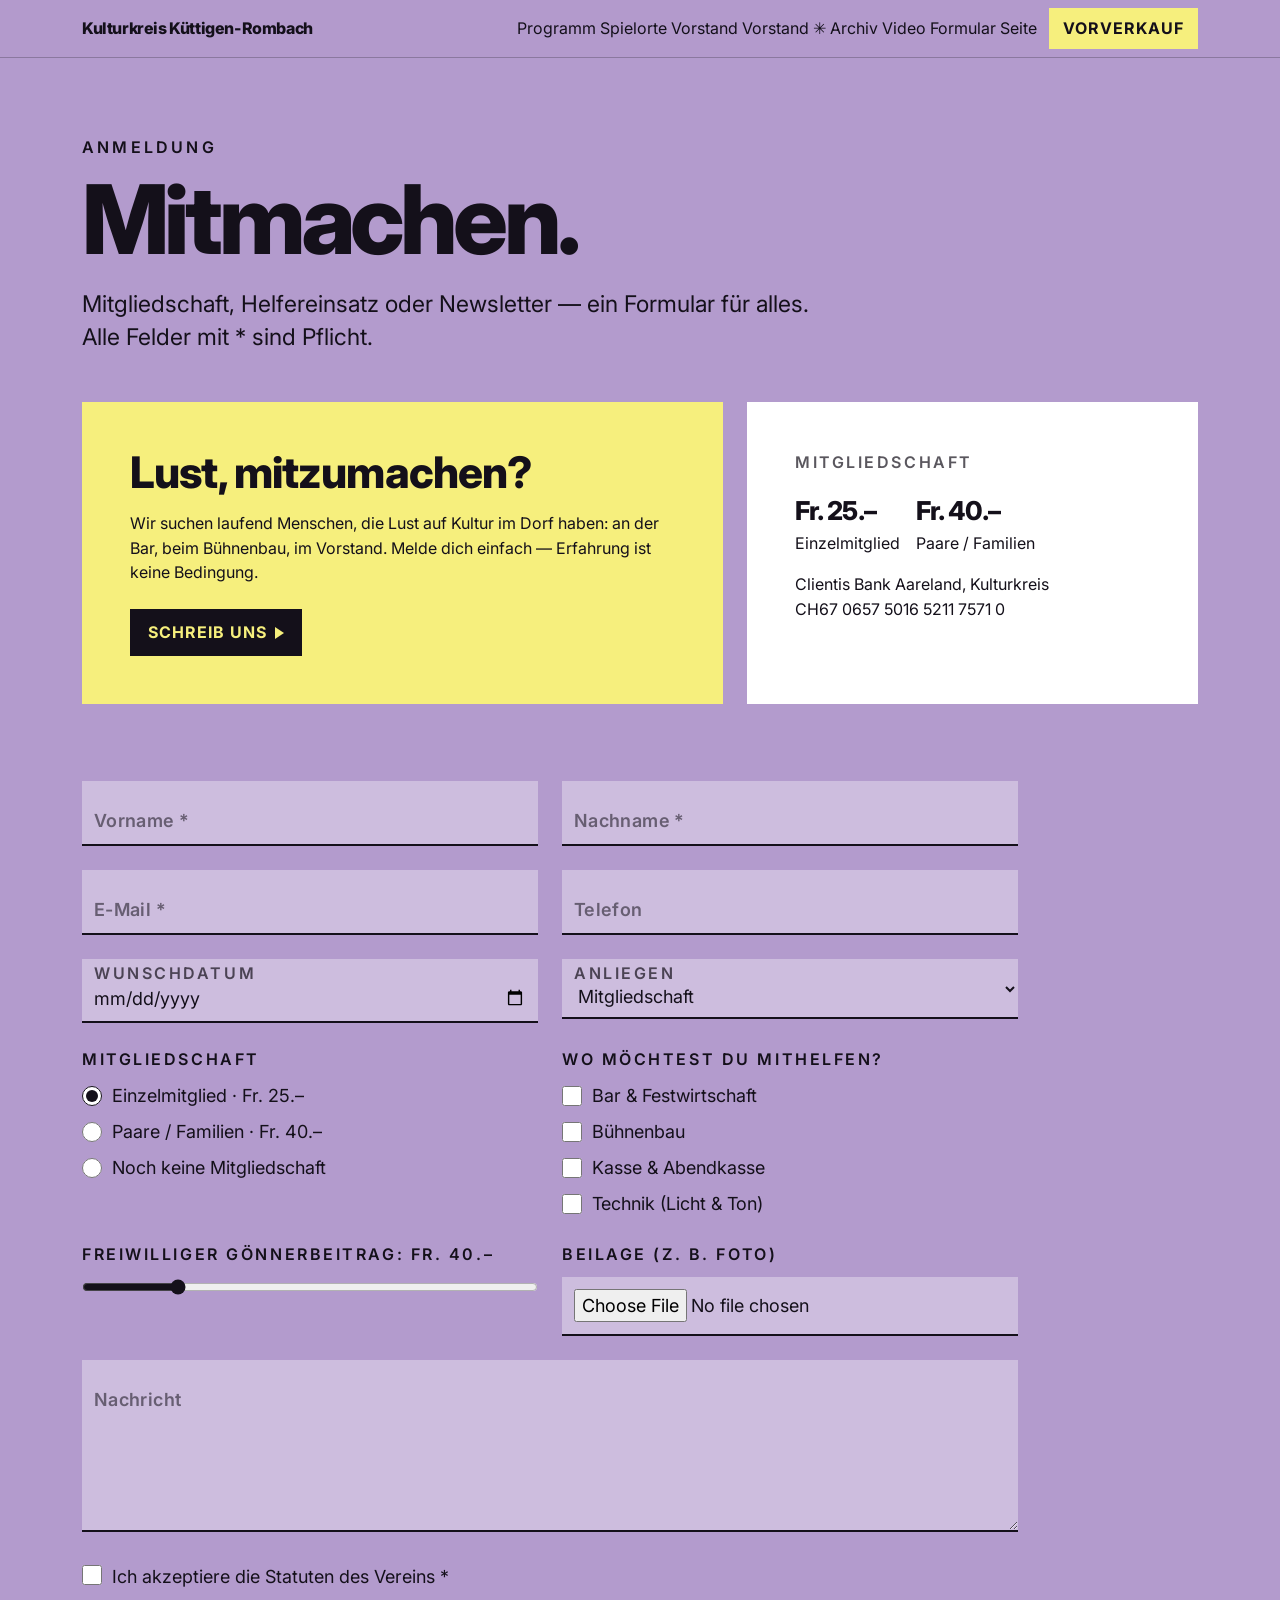
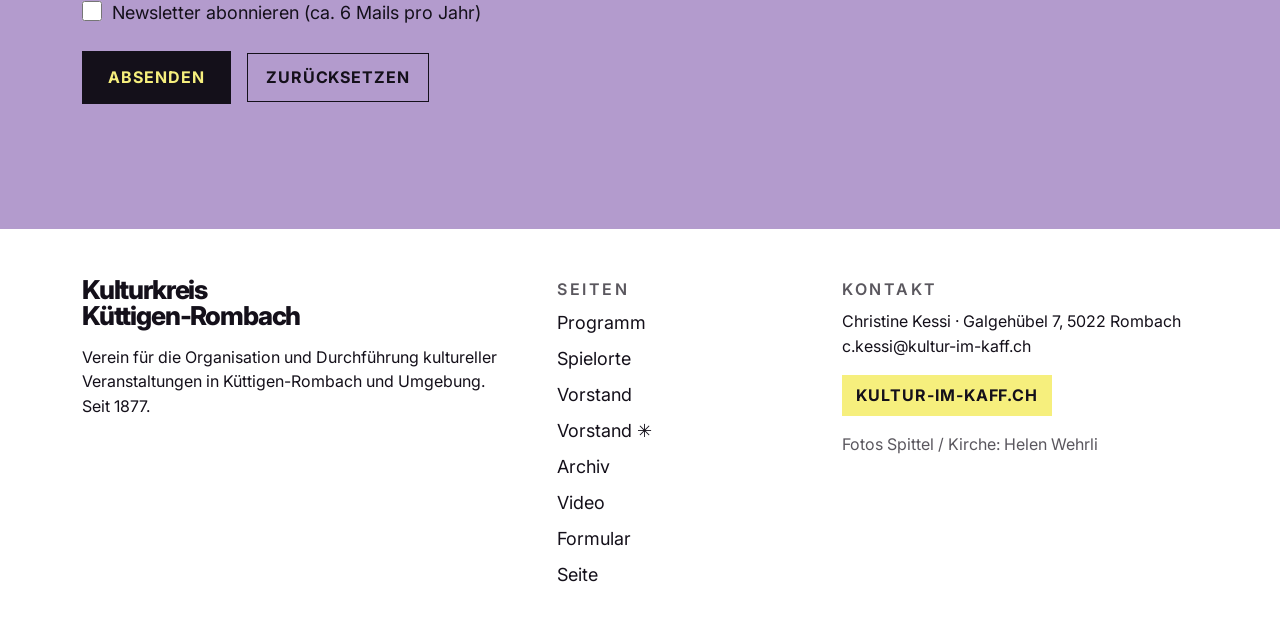
<file: wp-content/themes/kultur-im-kaff/site-design-source/formular.html>
<!doctype html>
<html lang="de">
<head>
<meta charset="utf-8">
<meta name="viewport" content="width=device-width, initial-scale=1">
<title>Formular · Kulturkreis Küttigen-Rombach</title>
<link rel="preconnect" href="https://fonts.googleapis.com">
<link rel="preconnect" href="https://fonts.gstatic.com" crossorigin>
<link href="https://fonts.googleapis.com/css2?family=Inter:ital,opsz,wght@0,14..32,400..800;1,14..32,400..700&display=swap" rel="stylesheet">
<link href="https://cdn.jsdelivr.net/npm/bootstrap@5.3.3/dist/css/bootstrap.min.css" rel="stylesheet">
<link href="assets/theme.css" rel="stylesheet">
</head>
<body>
<nav class="kk-nav">
  <div class="container-xl d-flex flex-wrap align-items-center justify-content-between gap-2 py-2">
    <a class="kk-brand" href="index.html">Kulturkreis Küttigen-Rombach</a>
    <div class="kk-navlinks">
      <a class="kk-navlink" href="index.html">Programm</a>
      <a class="kk-navlink" href="spielorte.html">Spielorte</a>
      <a class="kk-navlink" href="vorstand.html">Vorstand</a>
      <a class="kk-navlink" href="vorstand-verspielt.html">Vorstand ✳</a>
      <a class="kk-navlink" href="archiv.html">Archiv</a>
      <a class="kk-navlink" href="video.html">Video</a>
      <a class="kk-navlink active" href="formular.html">Formular</a>
      <a class="kk-navlink" href="seite.html">Seite</a>
      <a class="kk-btn kk-btn-yellow kk-btn-sm ms-2" href="https://www.kultur-im-kaff.ch" target="_blank" rel="noopener">Vorverkauf</a>
    </div>
  </div>
</nav>

<main class="container-xl kk-pagehead pb-5">
  <div class="kk-eyebrow">Anmeldung</div>
  <h1 class="kk-h1">Mitmachen.</h1>
  <p class="kk-lead mb-5">Mitgliedschaft, Helfereinsatz oder Newsletter — ein Formular für alles. Alle Felder mit * sind Pflicht.</p>

  <div class="kk-section pt-0">
    <div class="row g-4 align-items-stretch">
      <div class="col-12 col-lg-7">
        <div class="kk-panel">
          <h2 class="kk-h2">Lust, mitzumachen?</h2>
          <p class="kk-text mt-3 mb-4">Wir suchen laufend Menschen, die Lust auf Kultur im Dorf haben: an der Bar, beim Bühnenbau, im Vorstand. Melde dich einfach — Erfahrung ist keine Bedingung.</p>
          <a class="kk-btn" href="formular.html">Schreib uns <span class="kk-tri"></span></a>
        </div>
      </div>
      <div class="col-12 col-lg-5">
        <div class="kk-panel kk-panel-white">
          <div class="kk-label">Mitgliedschaft</div>
          <div class="d-flex flex-wrap gap-3 mt-3">
            <div class="kk-figure">Fr. 25.–<span>Einzelmitglied</span></div>
            <div class="kk-figure">Fr. 40.–<span>Paare / Familien</span></div>
          </div>
          <p class="kk-text mt-3 mb-0">Clientis Bank Aareland, Kulturkreis<br>CH67 0657 5016 5211 7571 0</p>
        </div>
      </div>
    </div>
  </div>

  <form class="kk-form row g-4">
    <div class="col-12 col-md-6">
      <div class="kk-field">
        <input id="f-vorname" type="text">
        <label for="f-vorname">Vorname *</label>
      </div>
    </div>
    <div class="col-12 col-md-6">
      <div class="kk-field">
        <input id="f-nachname" type="text">
        <label for="f-nachname">Nachname *</label>
      </div>
    </div>
    <div class="col-12 col-md-6">
      <div class="kk-field">
        <input id="f-mail" type="email">
        <label for="f-mail">E-Mail *</label>
      </div>
    </div>
    <div class="col-12 col-md-6">
      <div class="kk-field">
        <input id="f-tel" type="tel">
        <label for="f-tel">Telefon</label>
      </div>
    </div>
    <div class="col-12 col-md-6">
      <div class="kk-field always">
        <input id="f-datum" type="date">
        <label for="f-datum">Wunschdatum</label>
      </div>
    </div>

    <div class="col-12 col-md-6">
      <div class="kk-field always">
        <select id="f-art">
          <option>Mitgliedschaft</option>
          <option>Helfereinsatz</option>
          <option>Newsletter</option>
          <option>Saalmiete Spittel</option>
          <option>Anderes</option>
        </select>
        <label for="f-art">Anliegen</label>
      </div>
    </div>

    <div class="col-12 col-md-6">
      <div class="kk-fieldset-title">Mitgliedschaft</div>
      <div class="kk-checks">
        <label class="kk-check"><input type="radio" name="mitglied" checked>Einzelmitglied · Fr. 25.–</label>
        <label class="kk-check"><input type="radio" name="mitglied">Paare / Familien · Fr. 40.–</label>
        <label class="kk-check"><input type="radio" name="mitglied">Noch keine Mitgliedschaft</label>
      </div>
    </div>
    <div class="col-12 col-md-6">
      <div class="kk-fieldset-title">Wo möchtest du mithelfen?</div>
      <div class="kk-checks">
        <label class="kk-check"><input type="checkbox">Bar &amp; Festwirtschaft</label>
        <label class="kk-check"><input type="checkbox">Bühnenbau</label>
        <label class="kk-check"><input type="checkbox">Kasse &amp; Abendkasse</label>
        <label class="kk-check"><input type="checkbox">Technik (Licht &amp; Ton)</label>
      </div>
    </div>

    <div class="col-12 col-md-6">
      <label class="kk-fieldset-title d-block" for="f-beitrag">Freiwilliger Gönnerbeitrag: <span data-range-label>Fr. 40.–</span></label>
      <input class="kk-range" id="f-beitrag" type="range" min="0" max="200" step="10" value="40">
    </div>
    <div class="col-12 col-md-6">
      <label class="kk-fieldset-title d-block" for="f-file">Beilage (z. B. Foto)</label>
      <div class="kk-field kk-field-file"><input id="f-file" type="file"></div>
    </div>

    <div class="col-12">
      <div class="kk-field">
        <textarea id="f-text" rows="5"></textarea>
        <label for="f-text">Nachricht</label>
      </div>
    </div>

    <div class="col-12 kk-checks">
      <label class="kk-check kk-check-top"><input type="checkbox" required>Ich akzeptiere die Statuten des Vereins *</label>
      <label class="kk-check kk-check-top"><input type="checkbox">Newsletter abonnieren (ca. 6 Mails pro Jahr)</label>
    </div>

    <div class="col-12 d-flex flex-wrap align-items-center gap-3">
      <button class="kk-btn kk-btn-lg" type="submit">Absenden</button>
      <button class="kk-btn kk-btn-outline" type="reset">Zurücksetzen</button>
      <span class="kk-success" data-form-success hidden>Danke! Wir melden uns.</span>
    </div>
  </form>
</main>

<div class="kk-overlay" data-overlay="video">
  <div class="kk-overlay-inner">
    <div class="kk-overlay-head">
      <div>
        <div class="kk-overlay-title" data-overlay-title></div>
        <div class="kk-overlay-meta" data-overlay-meta></div>
      </div>
      <button class="kk-close" type="button" data-close aria-label="Schliessen">✕</button>
    </div>
    <div class="kk-player" data-player data-duration="2:14">
      <div class="kk-ph" data-ph>VIDEO Querformat 16:9</div>
      <button class="kk-play" type="button" data-play aria-label="Abspielen"><span class="kk-glyph"></span></button>
      <div class="kk-controls">
        <div class="kk-track" data-seek><div class="kk-bar" data-bar></div></div>
        <div class="kk-times"><span data-time>0:00 / 2:14</span><span data-fmt>Querformat 16:9</span></div>
      </div>
    </div>
  </div>
</div>

<div class="kk-overlay" data-overlay="image">
  <div class="kk-overlay-inner">
    <div class="kk-overlay-head">
      <div>
        <div class="kk-overlay-title" data-overlay-title></div>
        <div class="kk-overlay-meta" data-overlay-meta></div>
      </div>
      <button class="kk-close" type="button" data-close aria-label="Schliessen">✕</button>
    </div>
    <img class="kk-overlay-img" alt="" data-overlay-image>
  </div>
</div>
<footer class="kk-footer">
  <div class="container-xl py-5">
    <div class="row g-4 align-items-start">
      <div class="col-12 col-lg-5">
        <div class="kk-footer-brand">Kulturkreis<br>Küttigen-Rombach</div>
        <p class="kk-text mt-3 mb-0">Verein für die Organisation und Durchführung kultureller Veranstaltungen in Küttigen-Rombach und Umgebung. Seit 1877.</p>
      </div>
      <div class="col-6 col-lg-3">
        <div class="kk-label">Seiten</div>
        <div class="kk-footer-links mt-2">
          <a href="index.html">Programm</a>
          <a href="spielorte.html">Spielorte</a>
          <a href="vorstand.html">Vorstand</a>
          <a href="vorstand-verspielt.html">Vorstand ✳</a>
          <a href="archiv.html">Archiv</a>
          <a href="video.html">Video</a>
          <a href="formular.html">Formular</a>
          <a href="seite.html">Seite</a>
        </div>
      </div>
      <div class="col-6 col-lg-4">
        <div class="kk-label">Kontakt</div>
        <p class="kk-text mt-2 mb-2">Christine Kessi · Galgehübel 7, 5022 Rombach<br><a href="mailto:c.kessi@kultur-im-kaff.ch">c.kessi@kultur-im-kaff.ch</a></p>
        <a class="kk-btn kk-btn-yellow kk-btn-sm mt-2" href="https://www.kultur-im-kaff.ch" target="_blank" rel="noopener">kultur-im-kaff.ch</a>
        <div class="kk-caption mt-3">Fotos Spittel / Kirche: Helen Wehrli</div>
      </div>
    </div>
  </div>
</footer>
<script src="assets/app.js"></script>
</body>
</html>
</file>
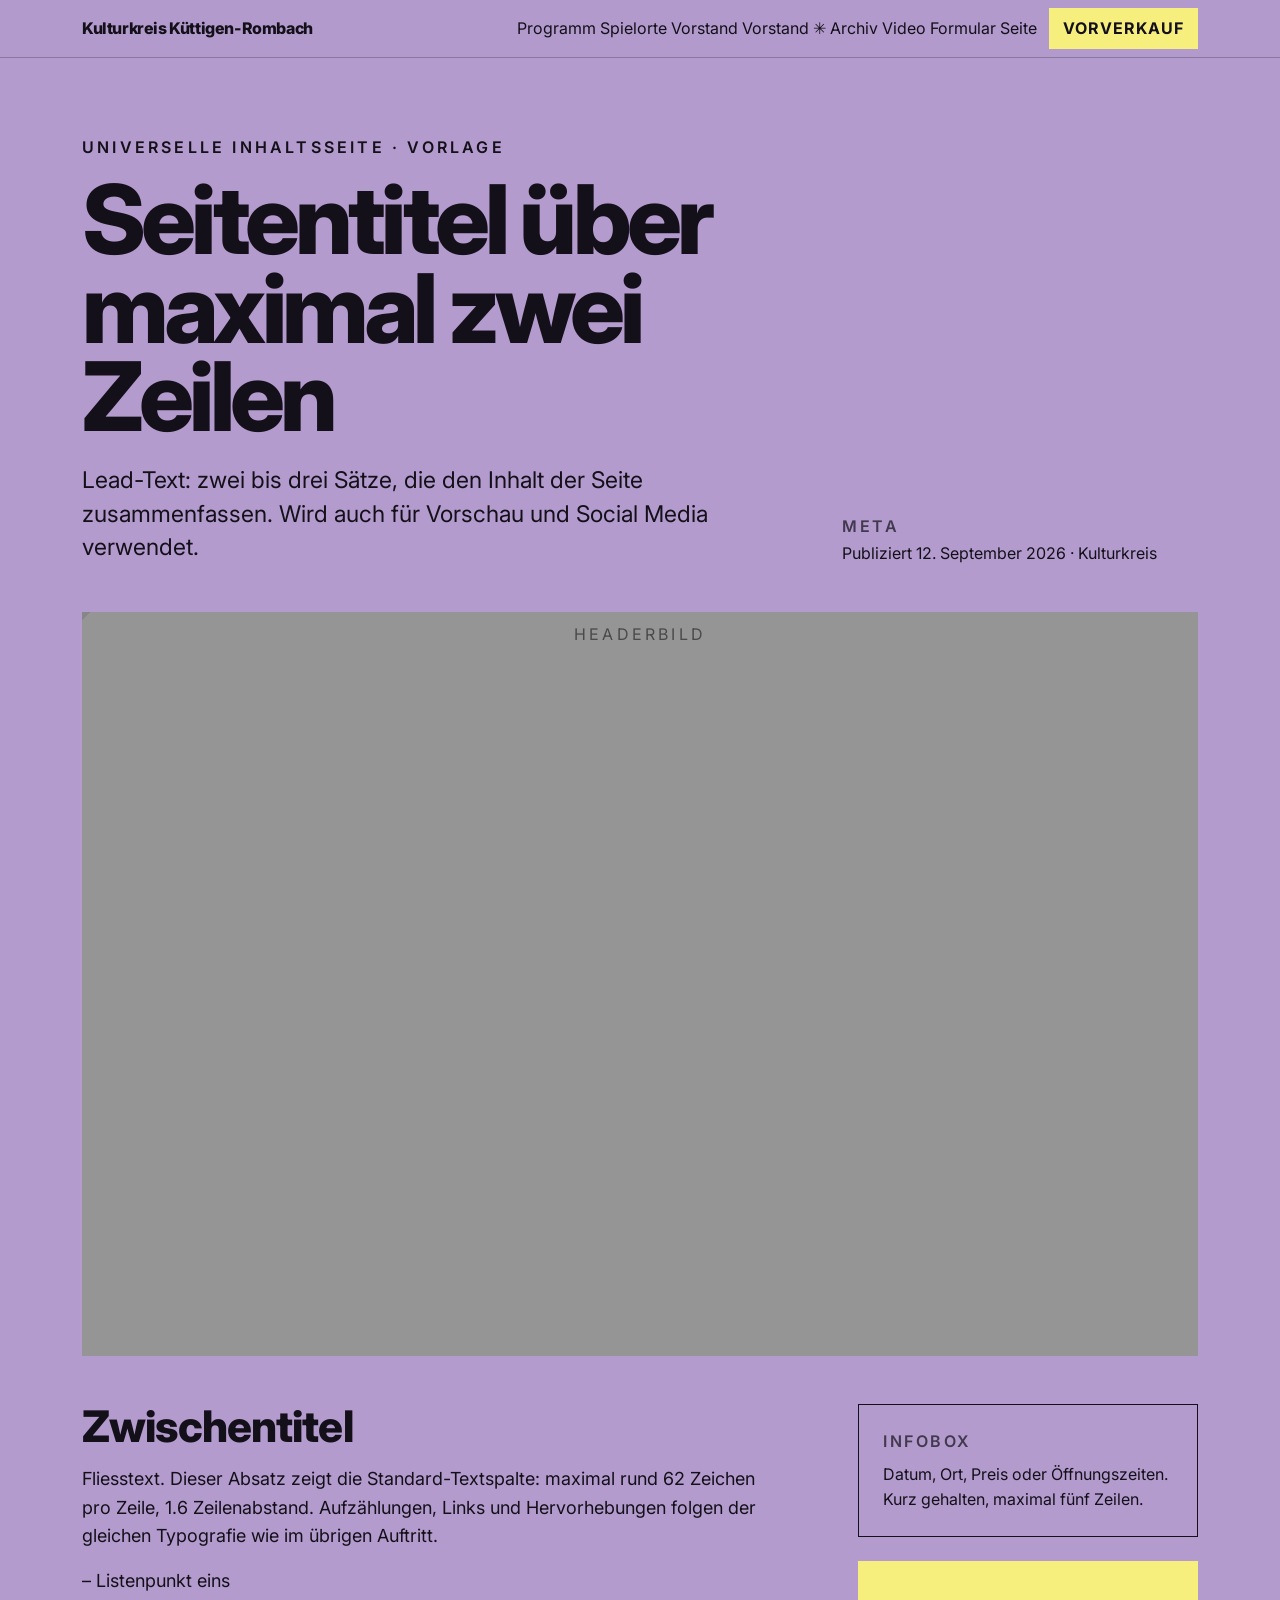
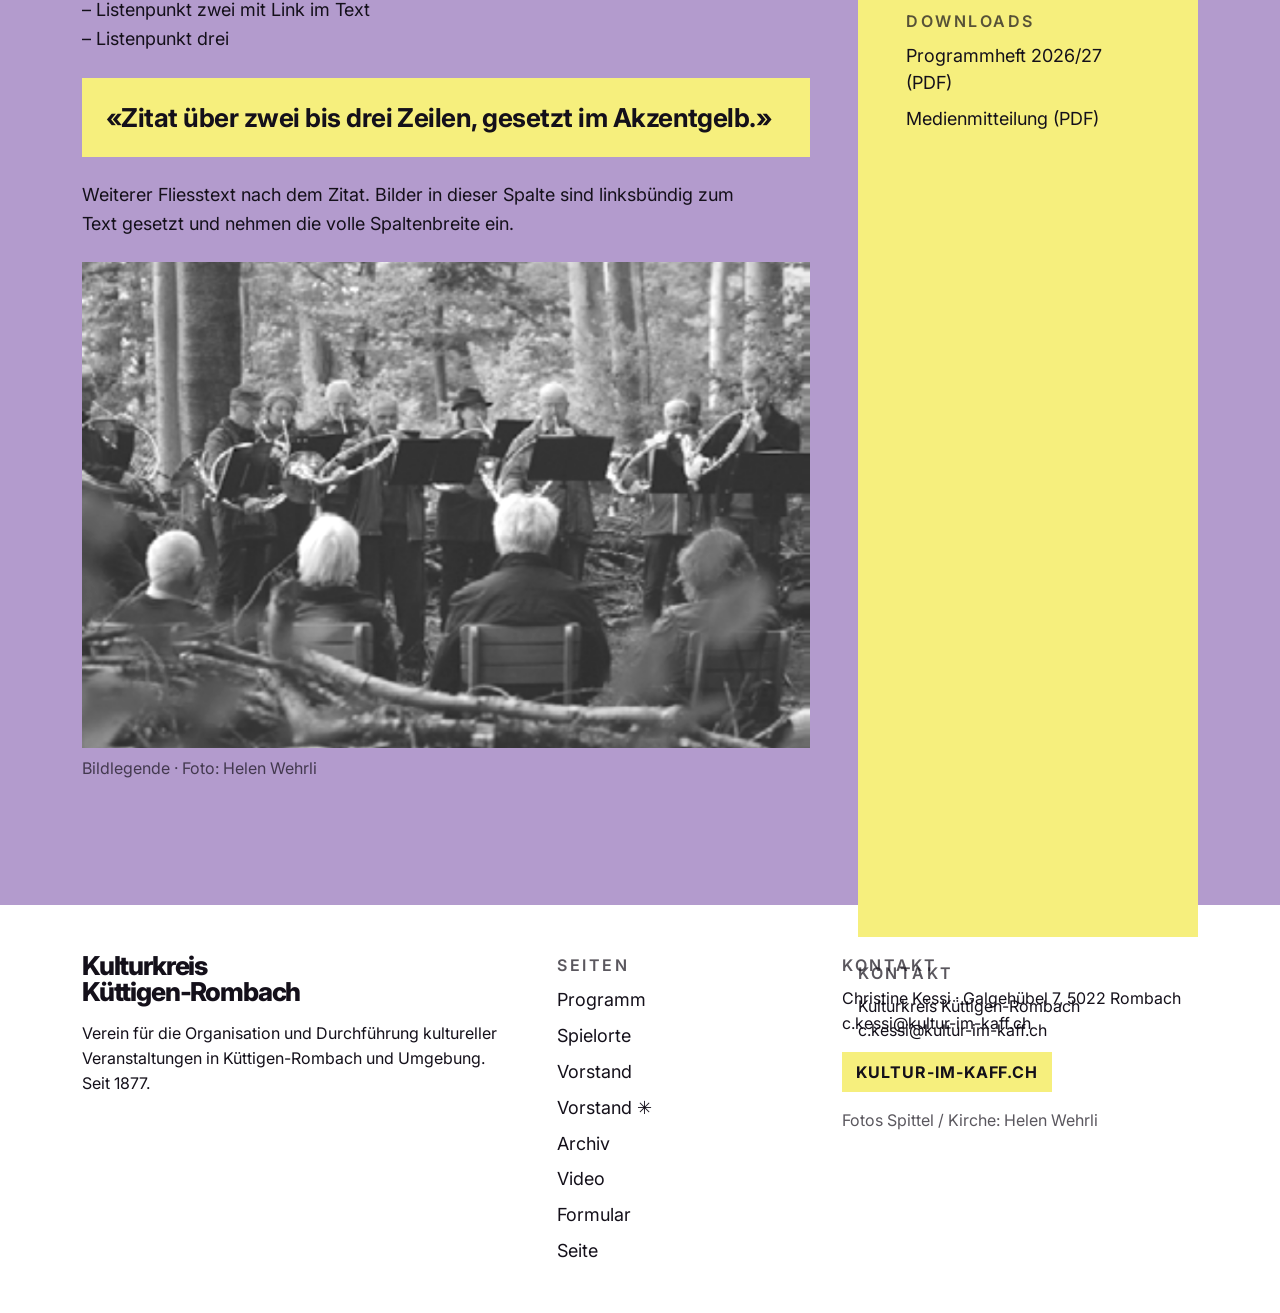
<file: wp-content/themes/kultur-im-kaff/site-design-source/seite.html>
<!doctype html>
<html lang="de">
<head>
<meta charset="utf-8">
<meta name="viewport" content="width=device-width, initial-scale=1">
<title>Seite · Kulturkreis Küttigen-Rombach</title>
<link rel="preconnect" href="https://fonts.googleapis.com">
<link rel="preconnect" href="https://fonts.gstatic.com" crossorigin>
<link href="https://fonts.googleapis.com/css2?family=Inter:ital,opsz,wght@0,14..32,400..800;1,14..32,400..700&display=swap" rel="stylesheet">
<link href="https://cdn.jsdelivr.net/npm/bootstrap@5.3.3/dist/css/bootstrap.min.css" rel="stylesheet">
<link href="assets/theme.css" rel="stylesheet">
</head>
<body>
<nav class="kk-nav">
  <div class="container-xl d-flex flex-wrap align-items-center justify-content-between gap-2 py-2">
    <a class="kk-brand" href="index.html">Kulturkreis Küttigen-Rombach</a>
    <div class="kk-navlinks">
      <a class="kk-navlink" href="index.html">Programm</a>
      <a class="kk-navlink" href="spielorte.html">Spielorte</a>
      <a class="kk-navlink" href="vorstand.html">Vorstand</a>
      <a class="kk-navlink" href="vorstand-verspielt.html">Vorstand ✳</a>
      <a class="kk-navlink" href="archiv.html">Archiv</a>
      <a class="kk-navlink" href="video.html">Video</a>
      <a class="kk-navlink" href="formular.html">Formular</a>
      <a class="kk-navlink active" href="seite.html">Seite</a>
      <a class="kk-btn kk-btn-yellow kk-btn-sm ms-2" href="https://www.kultur-im-kaff.ch" target="_blank" rel="noopener">Vorverkauf</a>
    </div>
  </div>
</nav>

<main class="container-xl kk-pagehead pb-5">
  <div class="row g-4">
    <div class="col-12 col-lg-8">
      <div class="kk-eyebrow">Universelle Inhaltsseite · Vorlage</div>
      <h1 class="kk-h1">Seitentitel über maximal zwei Zeilen</h1>
      <p class="kk-lead mb-0">Lead-Text: zwei bis drei Sätze, die den Inhalt der Seite zusammenfassen. Wird auch für Vorschau und Social Media verwendet.</p>
    </div>
    <div class="col-12 col-lg-4 d-flex flex-column justify-content-end">
      <div class="kk-label">Meta</div>
      <div class="kk-small mt-1">Publiziert 12. September 2026 · Kulturkreis</div>
    </div>
  </div>

  <div class="kk-ph kk-img my-5">HEADERBILD</div>

  <div class="row g-5">
    <div class="col-12 col-lg-8">
      <h2 class="kk-h2">Zwischentitel</h2>
      <p class="kk-text-wide mt-3">Fliesstext. Dieser Absatz zeigt die Standard-Textspalte: maximal rund 62 Zeichen pro Zeile, 1.6 Zeilenabstand. Aufzählungen, Links und Hervorhebungen folgen der gleichen Typografie wie im übrigen Auftritt.</p>
      <ul class="kk-list mt-3">
        <li>– Listenpunkt eins</li>
        <li>– Listenpunkt zwei mit <a href="#">Link im Text</a></li>
        <li>– Listenpunkt drei</li>
      </ul>
      <blockquote class="kk-quote">«Zitat über zwei bis drei Zeilen, gesetzt im Akzentgelb.»</blockquote>
      <p class="kk-text-wide mb-0">Weiterer Fliesstext nach dem Zitat. Bilder in dieser Spalte sind linksbündig zum Text gesetzt und nehmen die volle Spaltenbreite ein.</p>
      <img class="kk-img mt-4" src="assets/events/oberdorf.png" alt="Kulturspaziergang">
      <div class="kk-caption mt-2">Bildlegende · Foto: Helen Wehrli</div>
    </div>
    <aside class="col-12 col-lg-4">
      <div class="kk-panel-outline">
        <div class="kk-label">Infobox</div>
        <p class="kk-text mt-2 mb-0">Datum, Ort, Preis oder Öffnungszeiten. Kurz gehalten, maximal fünf Zeilen.</p>
      </div>
      <div class="kk-panel mt-4">
        <div class="kk-label">Downloads</div>
        <div class="kk-downloads">
          <a href="#">Programmheft 2026/27 (PDF)</a>
          <a href="#">Medienmitteilung (PDF)</a>
        </div>
      </div>
      <div class="mt-4">
        <div class="kk-label">Kontakt</div>
        <p class="kk-text mt-2 mb-0">Kulturkreis Küttigen-Rombach<br><a href="mailto:c.kessi@kultur-im-kaff.ch">c.kessi@kultur-im-kaff.ch</a></p>
      </div>
    </aside>
  </div>
</main>

<div class="kk-overlay" data-overlay="video">
  <div class="kk-overlay-inner">
    <div class="kk-overlay-head">
      <div>
        <div class="kk-overlay-title" data-overlay-title></div>
        <div class="kk-overlay-meta" data-overlay-meta></div>
      </div>
      <button class="kk-close" type="button" data-close aria-label="Schliessen">✕</button>
    </div>
    <div class="kk-player" data-player data-duration="2:14">
      <div class="kk-ph" data-ph>VIDEO Querformat 16:9</div>
      <button class="kk-play" type="button" data-play aria-label="Abspielen"><span class="kk-glyph"></span></button>
      <div class="kk-controls">
        <div class="kk-track" data-seek><div class="kk-bar" data-bar></div></div>
        <div class="kk-times"><span data-time>0:00 / 2:14</span><span data-fmt>Querformat 16:9</span></div>
      </div>
    </div>
  </div>
</div>

<div class="kk-overlay" data-overlay="image">
  <div class="kk-overlay-inner">
    <div class="kk-overlay-head">
      <div>
        <div class="kk-overlay-title" data-overlay-title></div>
        <div class="kk-overlay-meta" data-overlay-meta></div>
      </div>
      <button class="kk-close" type="button" data-close aria-label="Schliessen">✕</button>
    </div>
    <img class="kk-overlay-img" alt="" data-overlay-image>
  </div>
</div>
<footer class="kk-footer">
  <div class="container-xl py-5">
    <div class="row g-4 align-items-start">
      <div class="col-12 col-lg-5">
        <div class="kk-footer-brand">Kulturkreis<br>Küttigen-Rombach</div>
        <p class="kk-text mt-3 mb-0">Verein für die Organisation und Durchführung kultureller Veranstaltungen in Küttigen-Rombach und Umgebung. Seit 1877.</p>
      </div>
      <div class="col-6 col-lg-3">
        <div class="kk-label">Seiten</div>
        <div class="kk-footer-links mt-2">
          <a href="index.html">Programm</a>
          <a href="spielorte.html">Spielorte</a>
          <a href="vorstand.html">Vorstand</a>
          <a href="vorstand-verspielt.html">Vorstand ✳</a>
          <a href="archiv.html">Archiv</a>
          <a href="video.html">Video</a>
          <a href="formular.html">Formular</a>
          <a href="seite.html">Seite</a>
        </div>
      </div>
      <div class="col-6 col-lg-4">
        <div class="kk-label">Kontakt</div>
        <p class="kk-text mt-2 mb-2">Christine Kessi · Galgehübel 7, 5022 Rombach<br><a href="mailto:c.kessi@kultur-im-kaff.ch">c.kessi@kultur-im-kaff.ch</a></p>
        <a class="kk-btn kk-btn-yellow kk-btn-sm mt-2" href="https://www.kultur-im-kaff.ch" target="_blank" rel="noopener">kultur-im-kaff.ch</a>
        <div class="kk-caption mt-3">Fotos Spittel / Kirche: Helen Wehrli</div>
      </div>
    </div>
  </div>
</footer>
<script src="assets/app.js"></script>
</body>
</html>
</file>
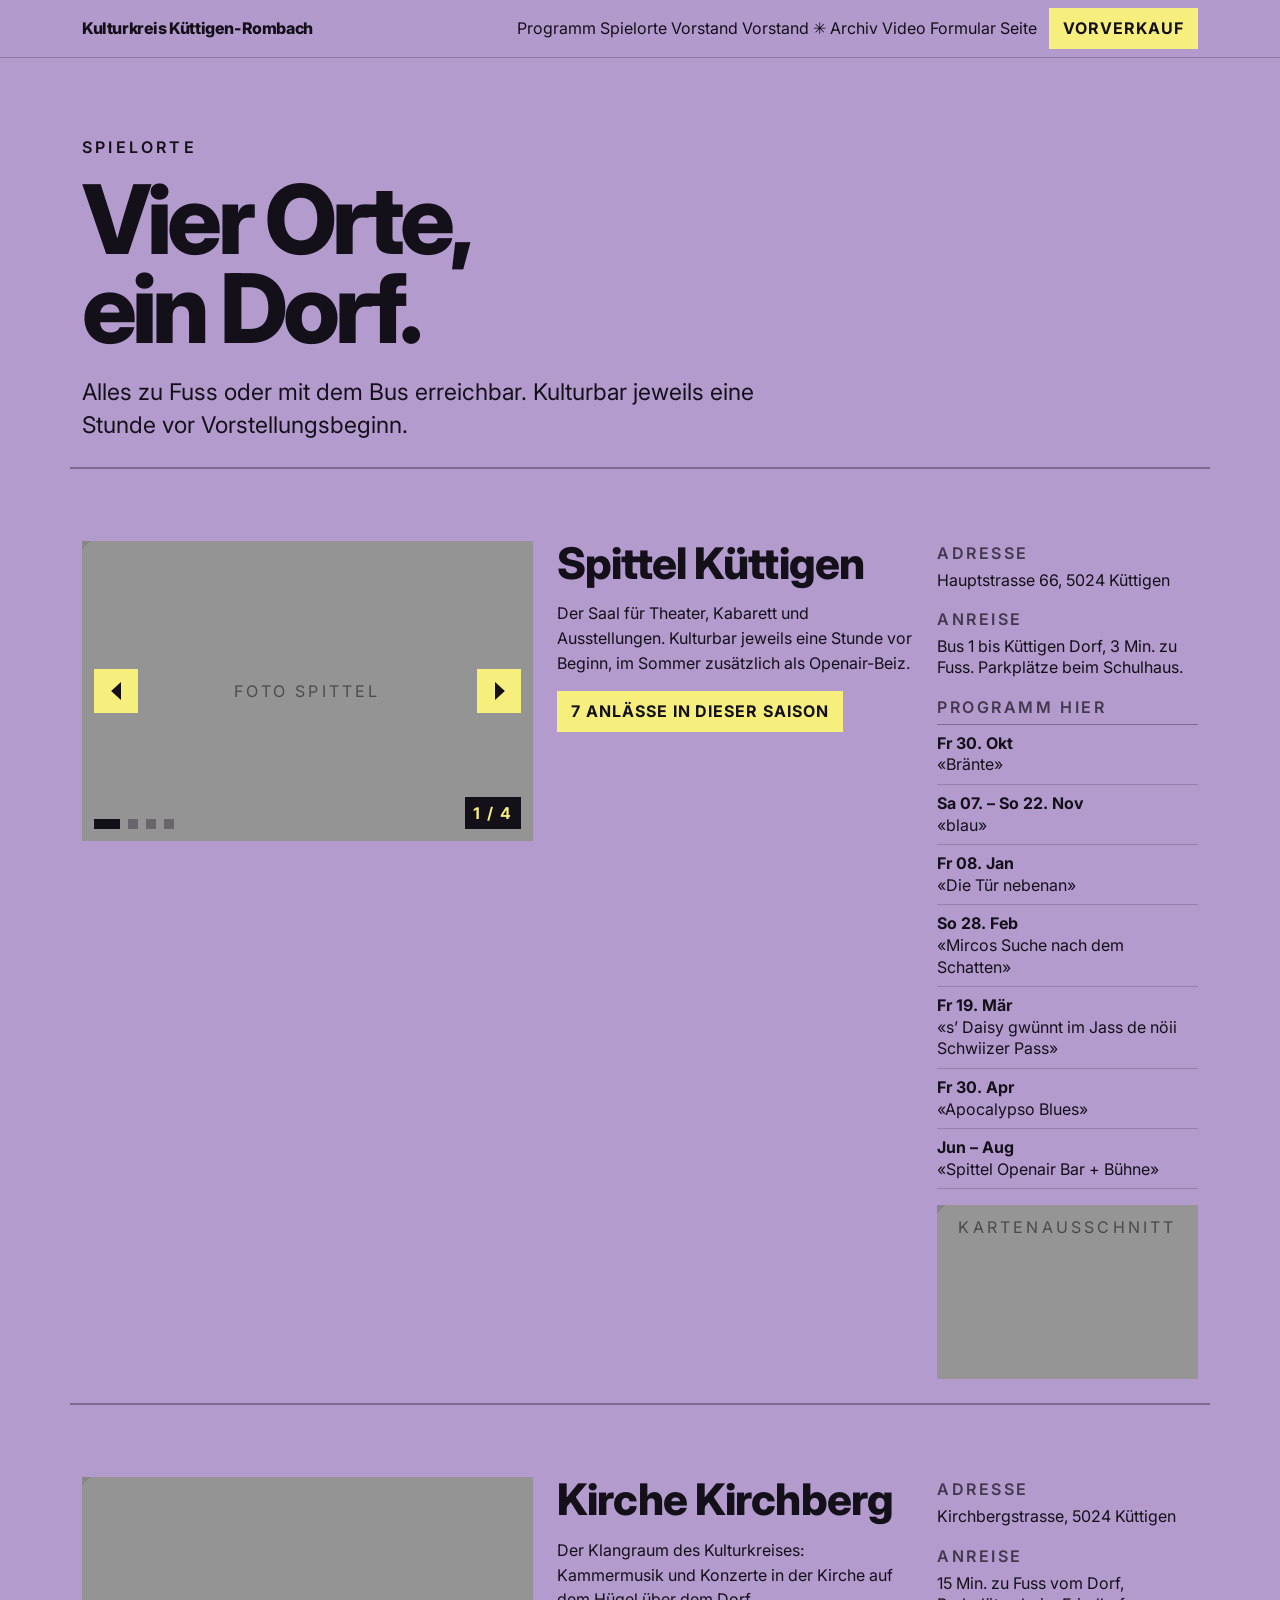
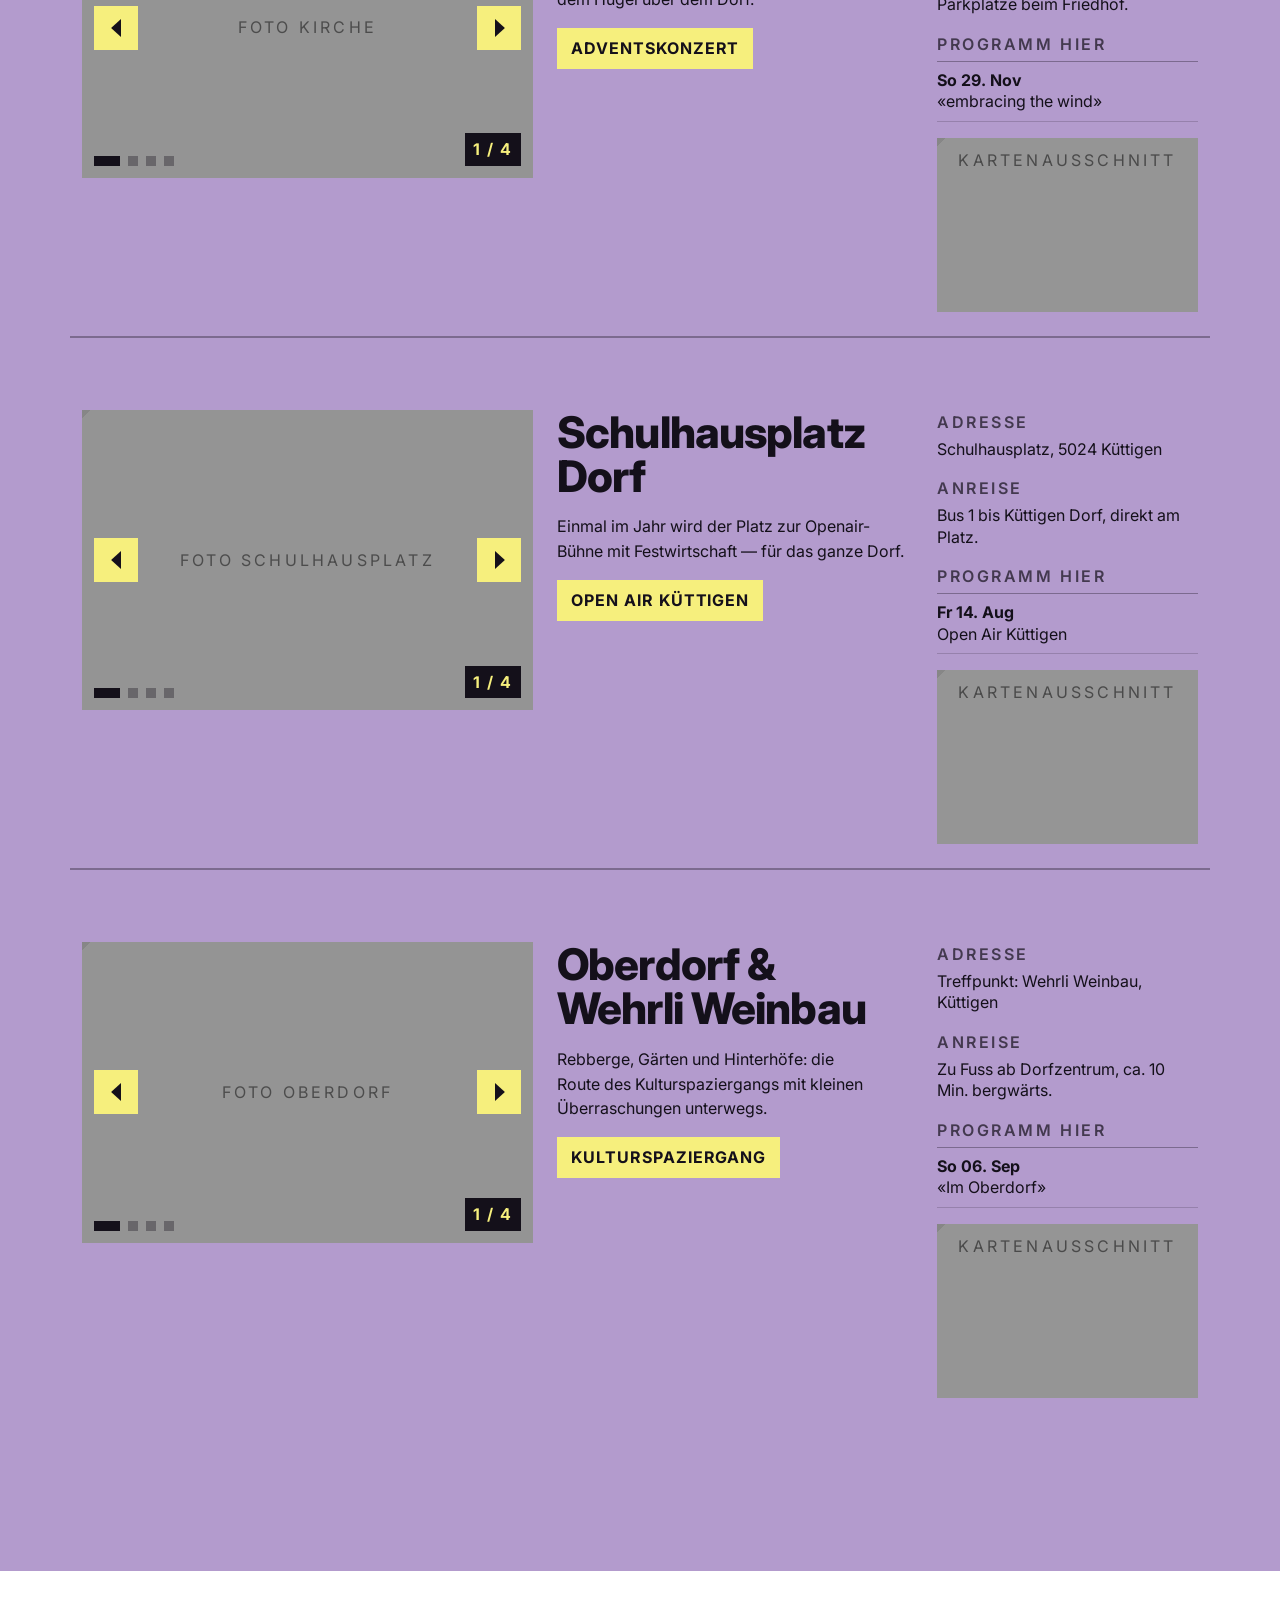
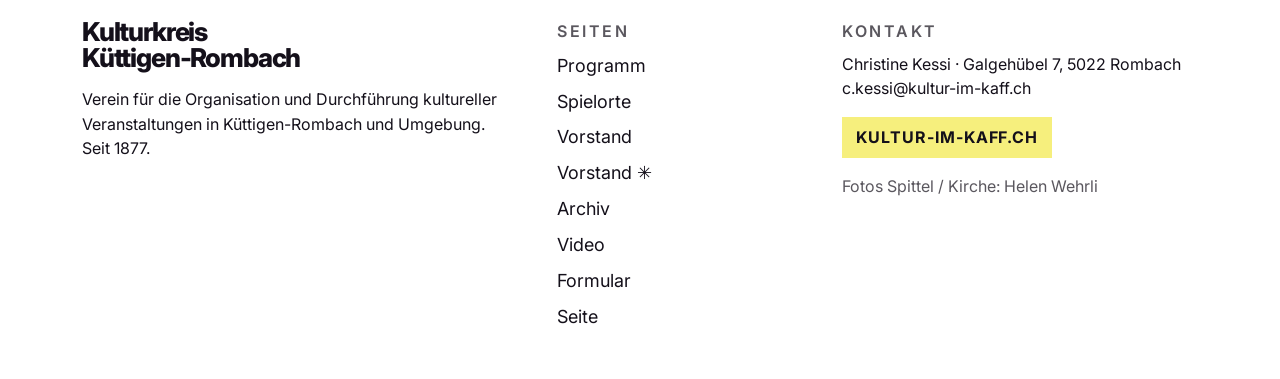
<file: wp-content/themes/kultur-im-kaff/site-design-source/spielorte.html>
<!doctype html>
<html lang="de">
<head>
<meta charset="utf-8">
<meta name="viewport" content="width=device-width, initial-scale=1">
<title>Spielorte · Kulturkreis Küttigen-Rombach</title>
<link rel="preconnect" href="https://fonts.googleapis.com">
<link rel="preconnect" href="https://fonts.gstatic.com" crossorigin>
<link href="https://fonts.googleapis.com/css2?family=Inter:ital,opsz,wght@0,14..32,400..800;1,14..32,400..700&display=swap" rel="stylesheet">
<link href="https://cdn.jsdelivr.net/npm/bootstrap@5.3.3/dist/css/bootstrap.min.css" rel="stylesheet">
<link href="assets/theme.css" rel="stylesheet">
</head>
<body>
<nav class="kk-nav">
  <div class="container-xl d-flex flex-wrap align-items-center justify-content-between gap-2 py-2">
    <a class="kk-brand" href="index.html">Kulturkreis Küttigen-Rombach</a>
    <div class="kk-navlinks">
      <a class="kk-navlink" href="index.html">Programm</a>
      <a class="kk-navlink active" href="spielorte.html">Spielorte</a>
      <a class="kk-navlink" href="vorstand.html">Vorstand</a>
      <a class="kk-navlink" href="vorstand-verspielt.html">Vorstand ✳</a>
      <a class="kk-navlink" href="archiv.html">Archiv</a>
      <a class="kk-navlink" href="video.html">Video</a>
      <a class="kk-navlink" href="formular.html">Formular</a>
      <a class="kk-navlink" href="seite.html">Seite</a>
      <a class="kk-btn kk-btn-yellow kk-btn-sm ms-2" href="https://www.kultur-im-kaff.ch" target="_blank" rel="noopener">Vorverkauf</a>
    </div>
  </div>
</nav>

<main class="container-xl kk-pagehead pb-5">
  <div class="kk-eyebrow">Spielorte</div>
  <h1 class="kk-h1">Vier Orte,<br>ein Dorf.</h1>
  <p class="kk-lead mb-5">Alles zu Fuss oder mit dem Bus erreichbar. Kulturbar jeweils eine Stunde vor Vorstellungsbeginn.</p>

  <section class="row g-4 kk-venue align-items-start">
    <div class="col-12 col-lg-5">
      <div class="kk-carousel" data-carousel>
        <div class="kk-ph kk-slide active" data-slide>FOTO SPITTEL</div>
        <div class="kk-ph kk-slide" data-slide>SPITTEL · SAAL / AUSSENRAUM</div>
        <div class="kk-ph kk-slide" data-slide>SPITTEL · PUBLIKUM</div>
        <div class="kk-ph kk-slide" data-slide>SPITTEL · DETAIL</div>
        <button class="kk-carbtn prev" type="button" data-car="prev" aria-label="Vorheriges Foto"><svg viewBox="0 0 12 20" width="11" height="18" aria-hidden="true"><polygon points="11,0 11,20 0,10" fill="currentColor"></polygon></svg></button>
        <button class="kk-carbtn next" type="button" data-car="next" aria-label="Nächstes Foto"><svg viewBox="0 0 12 20" width="11" height="18" aria-hidden="true"><polygon points="1,0 1,20 12,10" fill="currentColor"></polygon></svg></button>
        <div class="kk-dots">
          <button class="kk-dot active" type="button" data-dot aria-label="Foto 1"></button>
          <button class="kk-dot" type="button" data-dot aria-label="Foto 2"></button>
          <button class="kk-dot" type="button" data-dot aria-label="Foto 3"></button>
          <button class="kk-dot" type="button" data-dot aria-label="Foto 4"></button>
        </div>
        <div class="kk-counter" data-counter>1 / 4</div>
      </div>
    </div>
    <div class="col-12 col-lg-4">
      <h2 class="kk-h2">Spittel Küttigen</h2>
      <p class="kk-text kk-text-narrow mt-3 mb-0">Der Saal für Theater, Kabarett und Ausstellungen. Kulturbar jeweils eine Stunde vor Beginn, im Sommer zusätzlich als Openair-Beiz.</p>
      <div class="kk-venue-badge">7 Anlässe in dieser Saison</div>
    </div>
    <div class="col-12 col-lg-3">
      <div class="kk-label">Adresse</div>
      <div class="kk-small mt-1">Hauptstrasse 66, 5024 Küttigen</div>
      <div class="kk-label mt-3">Anreise</div>
      <div class="kk-small mt-1">Bus 1 bis Küttigen Dorf, 3 Min. zu Fuss. Parkplätze beim Schulhaus.</div>
      <div class="kk-label mt-3">Programm hier</div>
      <div class="kk-agenda">
        <div class="kk-agenda-item"><span class="kk-agenda-date">Fr 30. Okt</span><br>«Bränte»</div>
        <div class="kk-agenda-item"><span class="kk-agenda-date">Sa 07. – So 22. Nov</span><br>«blau»</div>
        <div class="kk-agenda-item"><span class="kk-agenda-date">Fr 08. Jan</span><br>«Die Tür nebenan»</div>
        <div class="kk-agenda-item"><span class="kk-agenda-date">So 28. Feb</span><br>«Mircos Suche nach dem Schatten»</div>
        <div class="kk-agenda-item"><span class="kk-agenda-date">Fr 19. Mär</span><br>«s’ Daisy gwünnt im Jass de nöii Schwiizer Pass»</div>
        <div class="kk-agenda-item"><span class="kk-agenda-date">Fr 30. Apr</span><br>«Apocalypso Blues»</div>
        <div class="kk-agenda-item"><span class="kk-agenda-date">Jun – Aug</span><br>«Spittel Openair Bar + Bühne»</div>
      </div>
      <div class="kk-ph kk-img mt-3">KARTENAUSSCHNITT</div>
    </div>
  </section>
  <section class="row g-4 kk-venue align-items-start">
    <div class="col-12 col-lg-5">
      <div class="kk-carousel" data-carousel>
        <div class="kk-ph kk-slide active" data-slide>FOTO KIRCHE</div>
        <div class="kk-ph kk-slide" data-slide>KIRCHE · SAAL / AUSSENRAUM</div>
        <div class="kk-ph kk-slide" data-slide>KIRCHE · PUBLIKUM</div>
        <div class="kk-ph kk-slide" data-slide>KIRCHE · DETAIL</div>
        <button class="kk-carbtn prev" type="button" data-car="prev" aria-label="Vorheriges Foto"><svg viewBox="0 0 12 20" width="11" height="18" aria-hidden="true"><polygon points="11,0 11,20 0,10" fill="currentColor"></polygon></svg></button>
        <button class="kk-carbtn next" type="button" data-car="next" aria-label="Nächstes Foto"><svg viewBox="0 0 12 20" width="11" height="18" aria-hidden="true"><polygon points="1,0 1,20 12,10" fill="currentColor"></polygon></svg></button>
        <div class="kk-dots">
          <button class="kk-dot active" type="button" data-dot aria-label="Foto 1"></button>
          <button class="kk-dot" type="button" data-dot aria-label="Foto 2"></button>
          <button class="kk-dot" type="button" data-dot aria-label="Foto 3"></button>
          <button class="kk-dot" type="button" data-dot aria-label="Foto 4"></button>
        </div>
        <div class="kk-counter" data-counter>1 / 4</div>
      </div>
    </div>
    <div class="col-12 col-lg-4">
      <h2 class="kk-h2">Kirche Kirchberg</h2>
      <p class="kk-text kk-text-narrow mt-3 mb-0">Der Klangraum des Kulturkreises: Kammermusik und Konzerte in der Kirche auf dem Hügel über dem Dorf.</p>
      <div class="kk-venue-badge">Adventskonzert</div>
    </div>
    <div class="col-12 col-lg-3">
      <div class="kk-label">Adresse</div>
      <div class="kk-small mt-1">Kirchbergstrasse, 5024 Küttigen</div>
      <div class="kk-label mt-3">Anreise</div>
      <div class="kk-small mt-1">15 Min. zu Fuss vom Dorf, Parkplätze beim Friedhof.</div>
      <div class="kk-label mt-3">Programm hier</div>
      <div class="kk-agenda">
        <div class="kk-agenda-item"><span class="kk-agenda-date">So 29. Nov</span><br>«embracing the wind»</div>
      </div>
      <div class="kk-ph kk-img mt-3">KARTENAUSSCHNITT</div>
    </div>
  </section>
  <section class="row g-4 kk-venue align-items-start">
    <div class="col-12 col-lg-5">
      <div class="kk-carousel" data-carousel>
        <div class="kk-ph kk-slide active" data-slide>FOTO SCHULHAUSPLATZ</div>
        <div class="kk-ph kk-slide" data-slide>SCHULHAUSPLATZ · SAAL / AUSSENRAUM</div>
        <div class="kk-ph kk-slide" data-slide>SCHULHAUSPLATZ · PUBLIKUM</div>
        <div class="kk-ph kk-slide" data-slide>SCHULHAUSPLATZ · DETAIL</div>
        <button class="kk-carbtn prev" type="button" data-car="prev" aria-label="Vorheriges Foto"><svg viewBox="0 0 12 20" width="11" height="18" aria-hidden="true"><polygon points="11,0 11,20 0,10" fill="currentColor"></polygon></svg></button>
        <button class="kk-carbtn next" type="button" data-car="next" aria-label="Nächstes Foto"><svg viewBox="0 0 12 20" width="11" height="18" aria-hidden="true"><polygon points="1,0 1,20 12,10" fill="currentColor"></polygon></svg></button>
        <div class="kk-dots">
          <button class="kk-dot active" type="button" data-dot aria-label="Foto 1"></button>
          <button class="kk-dot" type="button" data-dot aria-label="Foto 2"></button>
          <button class="kk-dot" type="button" data-dot aria-label="Foto 3"></button>
          <button class="kk-dot" type="button" data-dot aria-label="Foto 4"></button>
        </div>
        <div class="kk-counter" data-counter>1 / 4</div>
      </div>
    </div>
    <div class="col-12 col-lg-4">
      <h2 class="kk-h2">Schulhausplatz Dorf</h2>
      <p class="kk-text kk-text-narrow mt-3 mb-0">Einmal im Jahr wird der Platz zur Openair-Bühne mit Festwirtschaft — für das ganze Dorf.</p>
      <div class="kk-venue-badge">Open Air Küttigen</div>
    </div>
    <div class="col-12 col-lg-3">
      <div class="kk-label">Adresse</div>
      <div class="kk-small mt-1">Schulhausplatz, 5024 Küttigen</div>
      <div class="kk-label mt-3">Anreise</div>
      <div class="kk-small mt-1">Bus 1 bis Küttigen Dorf, direkt am Platz.</div>
      <div class="kk-label mt-3">Programm hier</div>
      <div class="kk-agenda">
        <div class="kk-agenda-item"><span class="kk-agenda-date">Fr 14. Aug</span><br>Open Air Küttigen</div>
      </div>
      <div class="kk-ph kk-img mt-3">KARTENAUSSCHNITT</div>
    </div>
  </section>

  <section class="row g-4 kk-venue align-items-start">
    <div class="col-12 col-lg-5">
      <div class="kk-carousel" data-carousel>
        <div class="kk-ph kk-slide active" data-slide>FOTO OBERDORF</div>
        <div class="kk-ph kk-slide" data-slide>OBERDORF · SAAL / AUSSENRAUM</div>
        <div class="kk-ph kk-slide" data-slide>OBERDORF · PUBLIKUM</div>
        <div class="kk-ph kk-slide" data-slide>OBERDORF · DETAIL</div>
        <button class="kk-carbtn prev" type="button" data-car="prev" aria-label="Vorheriges Foto"><svg viewBox="0 0 12 20" width="11" height="18" aria-hidden="true"><polygon points="11,0 11,20 0,10" fill="currentColor"></polygon></svg></button>
        <button class="kk-carbtn next" type="button" data-car="next" aria-label="Nächstes Foto"><svg viewBox="0 0 12 20" width="11" height="18" aria-hidden="true"><polygon points="1,0 1,20 12,10" fill="currentColor"></polygon></svg></button>
        <div class="kk-dots">
          <button class="kk-dot active" type="button" data-dot aria-label="Foto 1"></button>
          <button class="kk-dot" type="button" data-dot aria-label="Foto 2"></button>
          <button class="kk-dot" type="button" data-dot aria-label="Foto 3"></button>
          <button class="kk-dot" type="button" data-dot aria-label="Foto 4"></button>
        </div>
        <div class="kk-counter" data-counter>1 / 4</div>
      </div>
    </div>
    <div class="col-12 col-lg-4">
      <h2 class="kk-h2">Oberdorf &amp; Wehrli Weinbau</h2>
      <p class="kk-text kk-text-narrow mt-3 mb-0">Rebberge, Gärten und Hinterhöfe: die Route des Kulturspaziergangs mit kleinen Überraschungen unterwegs.</p>
      <div class="kk-venue-badge">Kulturspaziergang</div>
    </div>
    <div class="col-12 col-lg-3">
      <div class="kk-label">Adresse</div>
      <div class="kk-small mt-1">Treffpunkt: Wehrli Weinbau, Küttigen</div>
      <div class="kk-label mt-3">Anreise</div>
      <div class="kk-small mt-1">Zu Fuss ab Dorfzentrum, ca. 10 Min. bergwärts.</div>
      <div class="kk-label mt-3">Programm hier</div>
      <div class="kk-agenda">
        <div class="kk-agenda-item"><span class="kk-agenda-date">So 06. Sep</span><br>«Im Oberdorf»</div>
      </div>
      <div class="kk-ph kk-img mt-3">KARTENAUSSCHNITT</div>
    </div>
  </section>

  
</main>

<div class="kk-overlay" data-overlay="video">
  <div class="kk-overlay-inner">
    <div class="kk-overlay-head">
      <div>
        <div class="kk-overlay-title" data-overlay-title></div>
        <div class="kk-overlay-meta" data-overlay-meta></div>
      </div>
      <button class="kk-close" type="button" data-close aria-label="Schliessen">✕</button>
    </div>
    <div class="kk-player" data-player data-duration="2:14">
      <div class="kk-ph" data-ph>VIDEO Querformat 16:9</div>
      <button class="kk-play" type="button" data-play aria-label="Abspielen"><span class="kk-glyph"></span></button>
      <div class="kk-controls">
        <div class="kk-track" data-seek><div class="kk-bar" data-bar></div></div>
        <div class="kk-times"><span data-time>0:00 / 2:14</span><span data-fmt>Querformat 16:9</span></div>
      </div>
    </div>
  </div>
</div>

<div class="kk-overlay" data-overlay="image">
  <div class="kk-overlay-inner">
    <div class="kk-overlay-head">
      <div>
        <div class="kk-overlay-title" data-overlay-title></div>
        <div class="kk-overlay-meta" data-overlay-meta></div>
      </div>
      <button class="kk-close" type="button" data-close aria-label="Schliessen">✕</button>
    </div>
    <img class="kk-overlay-img" alt="" data-overlay-image>
  </div>
</div>
<footer class="kk-footer">
  <div class="container-xl py-5">
    <div class="row g-4 align-items-start">
      <div class="col-12 col-lg-5">
        <div class="kk-footer-brand">Kulturkreis<br>Küttigen-Rombach</div>
        <p class="kk-text mt-3 mb-0">Verein für die Organisation und Durchführung kultureller Veranstaltungen in Küttigen-Rombach und Umgebung. Seit 1877.</p>
      </div>
      <div class="col-6 col-lg-3">
        <div class="kk-label">Seiten</div>
        <div class="kk-footer-links mt-2">
          <a href="index.html">Programm</a>
          <a href="spielorte.html">Spielorte</a>
          <a href="vorstand.html">Vorstand</a>
          <a href="vorstand-verspielt.html">Vorstand ✳</a>
          <a href="archiv.html">Archiv</a>
          <a href="video.html">Video</a>
          <a href="formular.html">Formular</a>
          <a href="seite.html">Seite</a>
        </div>
      </div>
      <div class="col-6 col-lg-4">
        <div class="kk-label">Kontakt</div>
        <p class="kk-text mt-2 mb-2">Christine Kessi · Galgehübel 7, 5022 Rombach<br><a href="mailto:c.kessi@kultur-im-kaff.ch">c.kessi@kultur-im-kaff.ch</a></p>
        <a class="kk-btn kk-btn-yellow kk-btn-sm mt-2" href="https://www.kultur-im-kaff.ch" target="_blank" rel="noopener">kultur-im-kaff.ch</a>
        <div class="kk-caption mt-3">Fotos Spittel / Kirche: Helen Wehrli</div>
      </div>
    </div>
  </div>
</footer>
<script src="assets/app.js"></script>
</body>
</html>
</file>
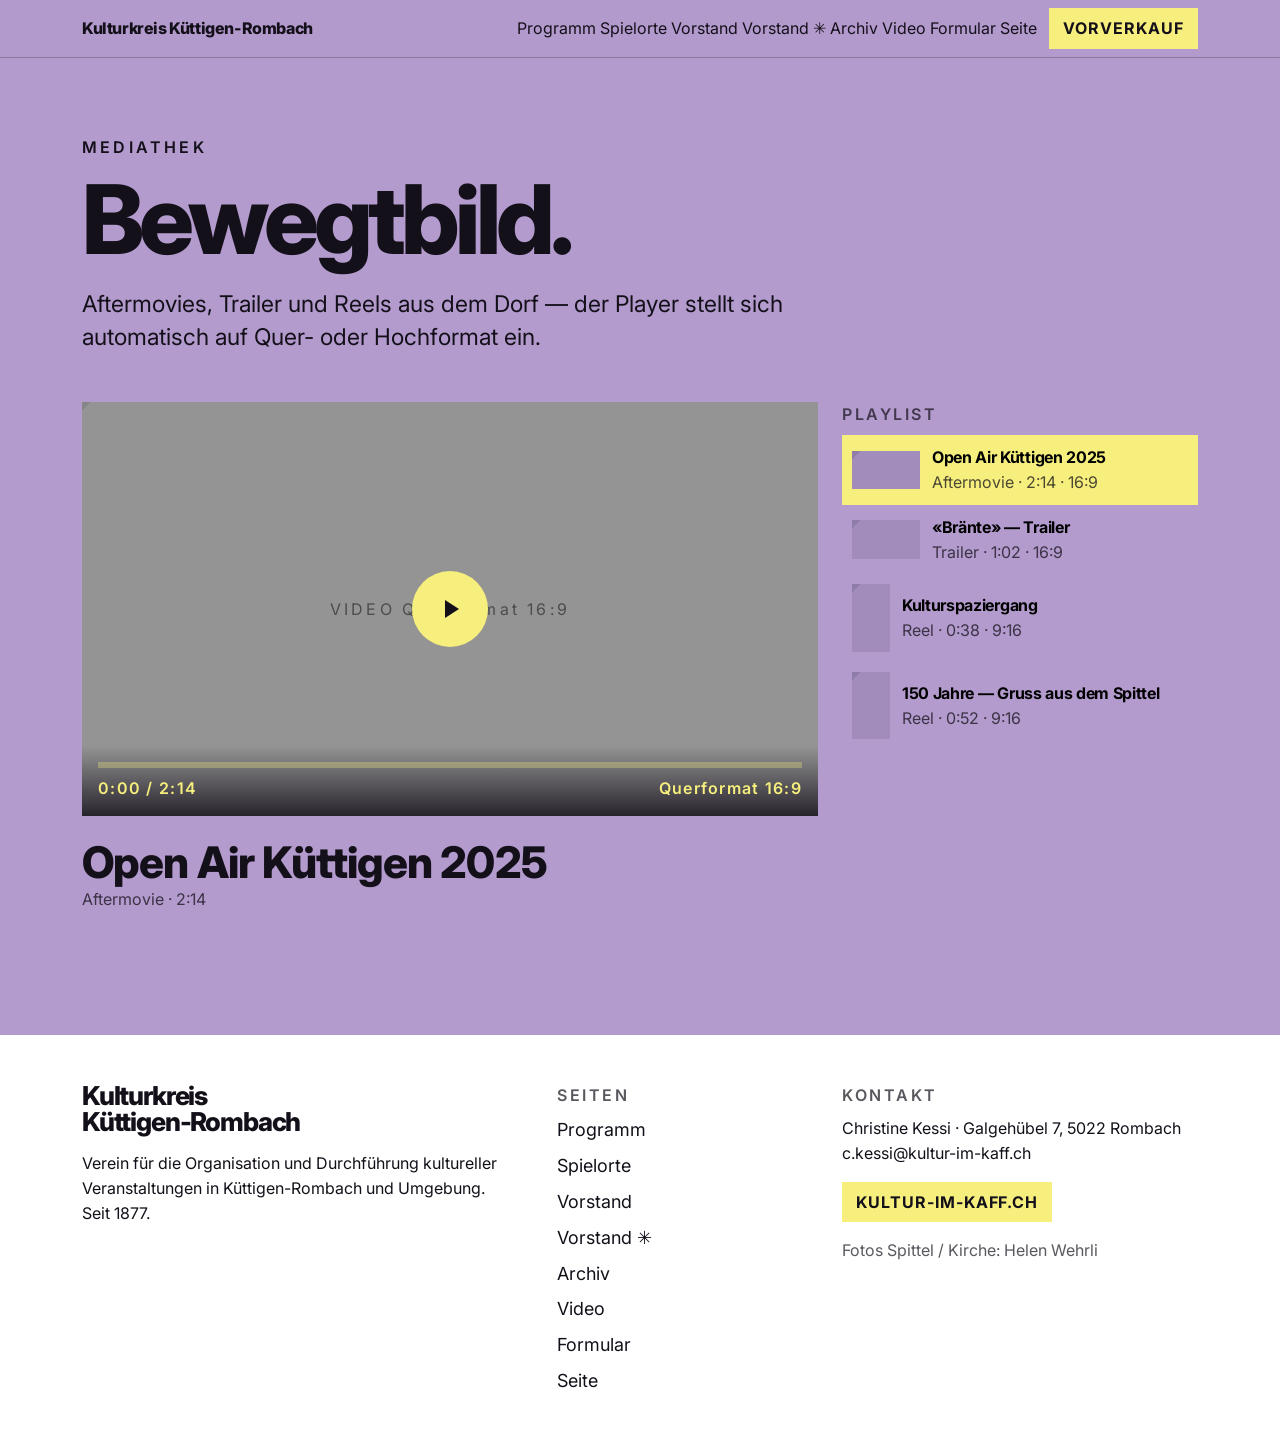
<file: wp-content/themes/kultur-im-kaff/site-design-source/video.html>
<!doctype html>
<html lang="de">
<head>
<meta charset="utf-8">
<meta name="viewport" content="width=device-width, initial-scale=1">
<title>Video · Kulturkreis Küttigen-Rombach</title>
<link rel="preconnect" href="https://fonts.googleapis.com">
<link rel="preconnect" href="https://fonts.gstatic.com" crossorigin>
<link href="https://fonts.googleapis.com/css2?family=Inter:ital,opsz,wght@0,14..32,400..800;1,14..32,400..700&display=swap" rel="stylesheet">
<link href="https://cdn.jsdelivr.net/npm/bootstrap@5.3.3/dist/css/bootstrap.min.css" rel="stylesheet">
<link href="assets/theme.css" rel="stylesheet">
</head>
<body>
<nav class="kk-nav">
  <div class="container-xl d-flex flex-wrap align-items-center justify-content-between gap-2 py-2">
    <a class="kk-brand" href="index.html">Kulturkreis Küttigen-Rombach</a>
    <div class="kk-navlinks">
      <a class="kk-navlink" href="index.html">Programm</a>
      <a class="kk-navlink" href="spielorte.html">Spielorte</a>
      <a class="kk-navlink" href="vorstand.html">Vorstand</a>
      <a class="kk-navlink" href="vorstand-verspielt.html">Vorstand ✳</a>
      <a class="kk-navlink" href="archiv.html">Archiv</a>
      <a class="kk-navlink active" href="video.html">Video</a>
      <a class="kk-navlink" href="formular.html">Formular</a>
      <a class="kk-navlink" href="seite.html">Seite</a>
      <a class="kk-btn kk-btn-yellow kk-btn-sm ms-2" href="https://www.kultur-im-kaff.ch" target="_blank" rel="noopener">Vorverkauf</a>
    </div>
  </div>
</nav>

<main class="container-xl kk-pagehead pb-5">
  <div class="kk-eyebrow">Mediathek</div>
  <h1 class="kk-h1">Bewegtbild.</h1>
  <p class="kk-lead mb-5">Aftermovies, Trailer und Reels aus dem Dorf — der Player stellt sich automatisch auf Quer- oder Hochformat ein.</p>

  <div class="row g-4">
    <div class="col-12 col-lg-8">
    <div class="kk-player" data-player data-main-player data-duration="2:14">
      <div class="kk-ph" data-ph>VIDEO Querformat 16:9</div>
      <button class="kk-play" type="button" data-play aria-label="Abspielen"><span class="kk-glyph"></span></button>
      <div class="kk-controls">
        <div class="kk-track" data-seek><div class="kk-bar" data-bar></div></div>
        <div class="kk-times"><span data-time>0:00 / 2:14</span><span data-fmt>Querformat 16:9</span></div>
      </div>
    </div>
      <h2 class="kk-h2 mt-4" data-clip-title>Open Air Küttigen 2025</h2>
      <div class="kk-small kk-muted mt-1" data-clip-meta>Aftermovie · 2:14</div>
    </div>
    <div class="col-12 col-lg-4">
      <div class="kk-label">Playlist</div>
      <div class="kk-playlist">
        <button class="kk-playlist-item active" type="button" data-clip data-format="landscape" data-title="Open Air Küttigen 2025" data-meta="Aftermovie · 2:14">
          <span class="kk-thumb"></span>
          <span class="kk-playlist-text">
            <span class="kk-playlist-title">Open Air Küttigen 2025</span>
            <span class="kk-playlist-meta">Aftermovie · 2:14 · 16:9</span>
          </span>
        </button>
        <button class="kk-playlist-item" type="button" data-clip data-format="landscape" data-title="«Bränte» — Trailer" data-meta="Trailer · 1:02">
          <span class="kk-thumb"></span>
          <span class="kk-playlist-text">
            <span class="kk-playlist-title">«Bränte» — Trailer</span>
            <span class="kk-playlist-meta">Trailer · 1:02 · 16:9</span>
          </span>
        </button>
        <button class="kk-playlist-item" type="button" data-clip data-format="portrait" data-title="Kulturspaziergang" data-meta="Reel · 0:38">
          <span class="kk-thumb portrait"></span>
          <span class="kk-playlist-text">
            <span class="kk-playlist-title">Kulturspaziergang</span>
            <span class="kk-playlist-meta">Reel · 0:38 · 9:16</span>
          </span>
        </button>
        <button class="kk-playlist-item" type="button" data-clip data-format="portrait" data-title="150 Jahre — Gruss aus dem Spittel" data-meta="Reel · 0:52">
          <span class="kk-thumb portrait"></span>
          <span class="kk-playlist-text">
            <span class="kk-playlist-title">150 Jahre — Gruss aus dem Spittel</span>
            <span class="kk-playlist-meta">Reel · 0:52 · 9:16</span>
          </span>
        </button>
      </div>
    </div>
  </div>
</main>

<div class="kk-overlay" data-overlay="video">
  <div class="kk-overlay-inner">
    <div class="kk-overlay-head">
      <div>
        <div class="kk-overlay-title" data-overlay-title></div>
        <div class="kk-overlay-meta" data-overlay-meta></div>
      </div>
      <button class="kk-close" type="button" data-close aria-label="Schliessen">✕</button>
    </div>
    <div class="kk-player" data-player data-duration="2:14">
      <div class="kk-ph" data-ph>VIDEO Querformat 16:9</div>
      <button class="kk-play" type="button" data-play aria-label="Abspielen"><span class="kk-glyph"></span></button>
      <div class="kk-controls">
        <div class="kk-track" data-seek><div class="kk-bar" data-bar></div></div>
        <div class="kk-times"><span data-time>0:00 / 2:14</span><span data-fmt>Querformat 16:9</span></div>
      </div>
    </div>
  </div>
</div>

<div class="kk-overlay" data-overlay="image">
  <div class="kk-overlay-inner">
    <div class="kk-overlay-head">
      <div>
        <div class="kk-overlay-title" data-overlay-title></div>
        <div class="kk-overlay-meta" data-overlay-meta></div>
      </div>
      <button class="kk-close" type="button" data-close aria-label="Schliessen">✕</button>
    </div>
    <img class="kk-overlay-img" alt="" data-overlay-image>
  </div>
</div>
<footer class="kk-footer">
  <div class="container-xl py-5">
    <div class="row g-4 align-items-start">
      <div class="col-12 col-lg-5">
        <div class="kk-footer-brand">Kulturkreis<br>Küttigen-Rombach</div>
        <p class="kk-text mt-3 mb-0">Verein für die Organisation und Durchführung kultureller Veranstaltungen in Küttigen-Rombach und Umgebung. Seit 1877.</p>
      </div>
      <div class="col-6 col-lg-3">
        <div class="kk-label">Seiten</div>
        <div class="kk-footer-links mt-2">
          <a href="index.html">Programm</a>
          <a href="spielorte.html">Spielorte</a>
          <a href="vorstand.html">Vorstand</a>
          <a href="vorstand-verspielt.html">Vorstand ✳</a>
          <a href="archiv.html">Archiv</a>
          <a href="video.html">Video</a>
          <a href="formular.html">Formular</a>
          <a href="seite.html">Seite</a>
        </div>
      </div>
      <div class="col-6 col-lg-4">
        <div class="kk-label">Kontakt</div>
        <p class="kk-text mt-2 mb-2">Christine Kessi · Galgehübel 7, 5022 Rombach<br><a href="mailto:c.kessi@kultur-im-kaff.ch">c.kessi@kultur-im-kaff.ch</a></p>
        <a class="kk-btn kk-btn-yellow kk-btn-sm mt-2" href="https://www.kultur-im-kaff.ch" target="_blank" rel="noopener">kultur-im-kaff.ch</a>
        <div class="kk-caption mt-3">Fotos Spittel / Kirche: Helen Wehrli</div>
      </div>
    </div>
  </div>
</footer>
<script src="assets/app.js"></script>
</body>
</html>
</file>
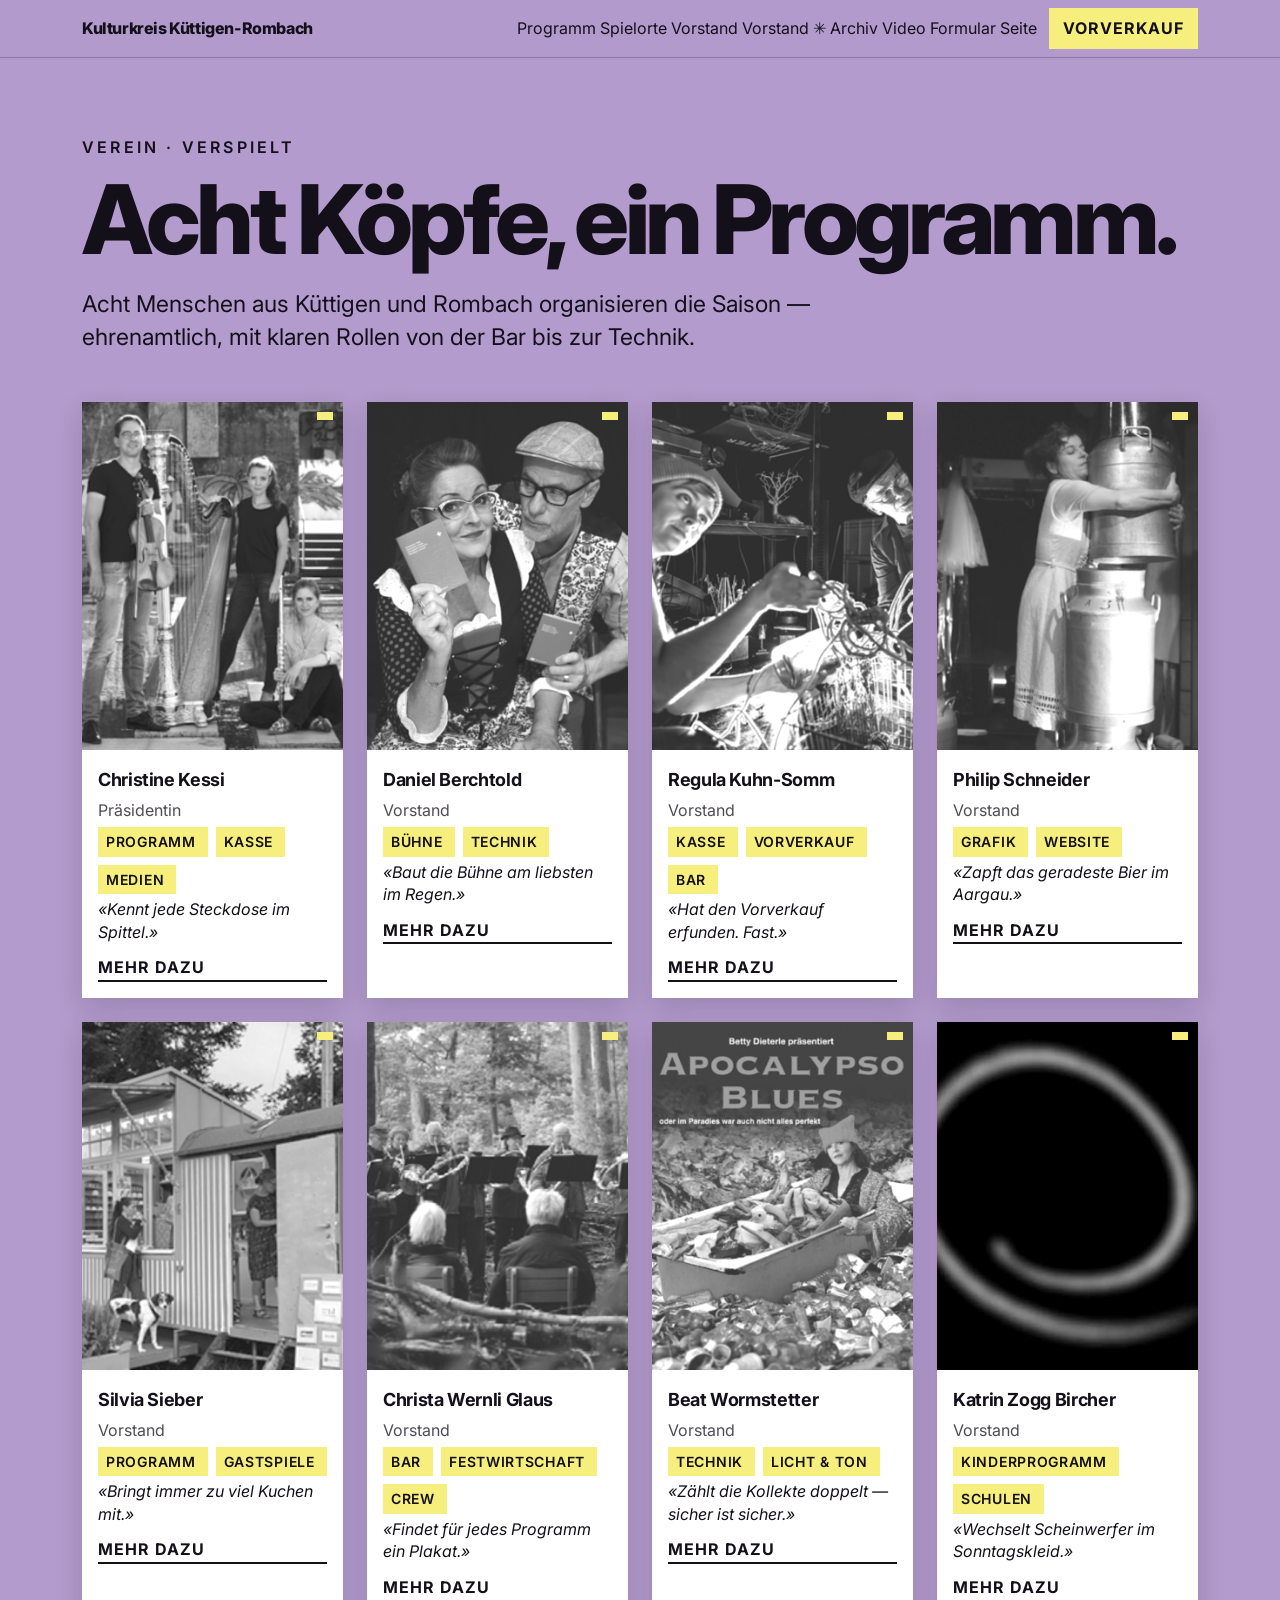
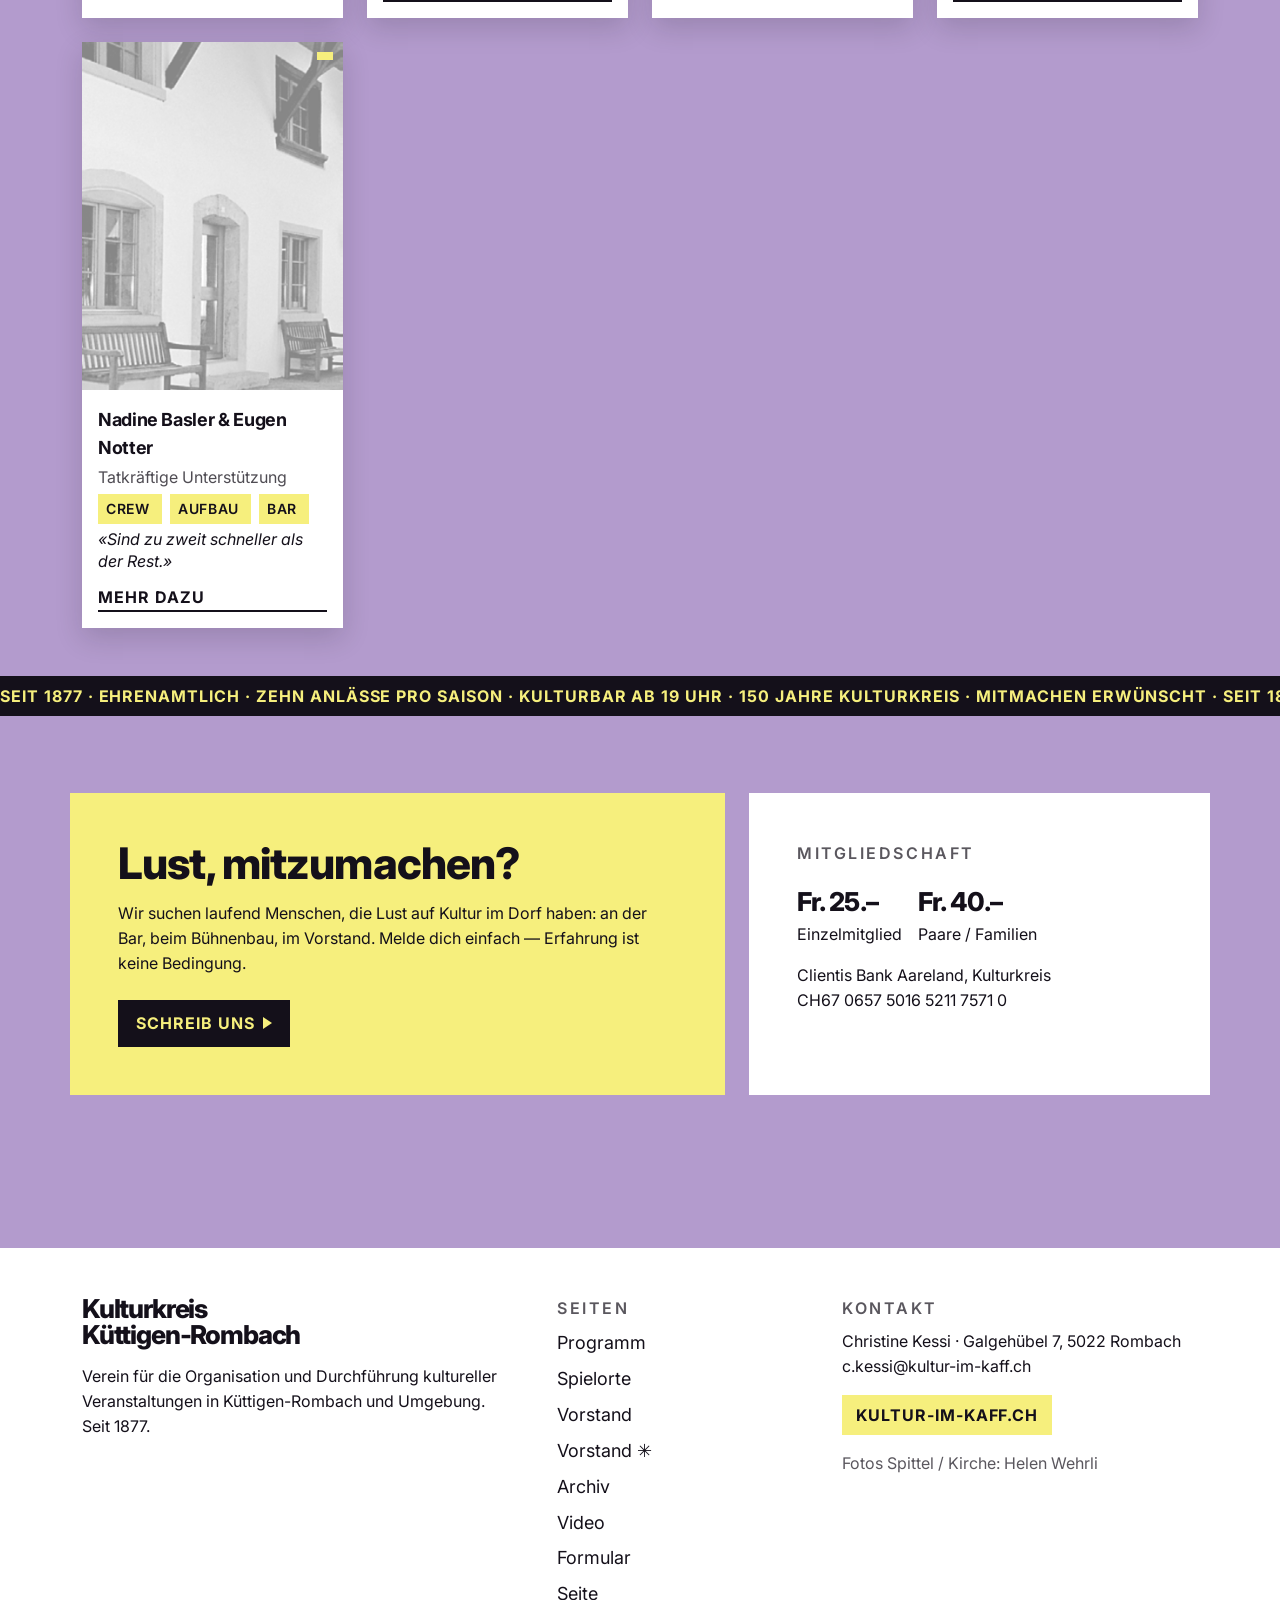
<file: wp-content/themes/kultur-im-kaff/site-design-source/vorstand-verspielt.html>
<!doctype html>
<html lang="de">
<head>
<meta charset="utf-8">
<meta name="viewport" content="width=device-width, initial-scale=1">
<title>Vorstand ✳ · Kulturkreis Küttigen-Rombach</title>
<link rel="preconnect" href="https://fonts.googleapis.com">
<link rel="preconnect" href="https://fonts.gstatic.com" crossorigin>
<link href="https://fonts.googleapis.com/css2?family=Inter:ital,opsz,wght@0,14..32,400..800;1,14..32,400..700&display=swap" rel="stylesheet">
<link href="https://cdn.jsdelivr.net/npm/bootstrap@5.3.3/dist/css/bootstrap.min.css" rel="stylesheet">
<link href="assets/theme.css" rel="stylesheet">
</head>
<body>
<nav class="kk-nav">
  <div class="container-xl d-flex flex-wrap align-items-center justify-content-between gap-2 py-2">
    <a class="kk-brand" href="index.html">Kulturkreis Küttigen-Rombach</a>
    <div class="kk-navlinks">
      <a class="kk-navlink" href="index.html">Programm</a>
      <a class="kk-navlink" href="spielorte.html">Spielorte</a>
      <a class="kk-navlink" href="vorstand.html">Vorstand</a>
      <a class="kk-navlink active" href="vorstand-verspielt.html">Vorstand ✳</a>
      <a class="kk-navlink" href="archiv.html">Archiv</a>
      <a class="kk-navlink" href="video.html">Video</a>
      <a class="kk-navlink" href="formular.html">Formular</a>
      <a class="kk-navlink" href="seite.html">Seite</a>
      <a class="kk-btn kk-btn-yellow kk-btn-sm ms-2" href="https://www.kultur-im-kaff.ch" target="_blank" rel="noopener">Vorverkauf</a>
    </div>
  </div>
</nav>

<main>
  <div class="container-xl kk-pagehead">
    <div class="kk-eyebrow">Verein · verspielt</div>
    <h1 class="kk-h1">Acht Köpfe, ein Programm.</h1>
    <p class="kk-lead mb-5">Acht Menschen aus Küttigen und Rombach organisieren die Saison — ehrenamtlich, mit klaren Rollen von der Bar bis zur Technik.</p>

    <div class="row g-4">
      <div class="col-6 col-md-4 col-lg-3 d-flex">
        <div class="kk-card">
          <div class="kk-card-media">
            <img class="kk-img kk-img-portrait" src="assets/board/p1.png" alt="Christine Kessi">
            <span class="kk-sticker"></span>
          </div>
          <div class="kk-card-body">
            <div class="kk-card-name">Christine Kessi</div>
            <div class="kk-card-role">Präsidentin</div>
            <div class="kk-tags"><span class="kk-tag">Programm</span><span class="kk-tag">Kasse</span><span class="kk-tag">Medien</span></div>
            <div class="kk-card-fact">«Kennt jede Steckdose im Spittel.»</div>
            <a class="kk-videolink mt-2" href="vorstand.html">Mehr dazu</a>
          </div>
        </div>
      </div>
      <div class="col-6 col-md-4 col-lg-3 d-flex">
        <div class="kk-card">
          <div class="kk-card-media">
            <img class="kk-img kk-img-portrait" src="assets/board/p2.png" alt="Daniel Berchtold">
            <span class="kk-sticker"></span>
          </div>
          <div class="kk-card-body">
            <div class="kk-card-name">Daniel Berchtold</div>
            <div class="kk-card-role">Vorstand</div>
            <div class="kk-tags"><span class="kk-tag">Bühne</span><span class="kk-tag">Technik</span></div>
            <div class="kk-card-fact">«Baut die Bühne am liebsten im Regen.»</div>
            <a class="kk-videolink mt-2" href="vorstand.html">Mehr dazu</a>
          </div>
        </div>
      </div>
      <div class="col-6 col-md-4 col-lg-3 d-flex">
        <div class="kk-card">
          <div class="kk-card-media">
            <img class="kk-img kk-img-portrait" src="assets/board/p3.png" alt="Regula Kuhn-Somm">
            <span class="kk-sticker"></span>
          </div>
          <div class="kk-card-body">
            <div class="kk-card-name">Regula Kuhn-Somm</div>
            <div class="kk-card-role">Vorstand</div>
            <div class="kk-tags"><span class="kk-tag">Kasse</span><span class="kk-tag">Vorverkauf</span><span class="kk-tag">Bar</span></div>
            <div class="kk-card-fact">«Hat den Vorverkauf erfunden. Fast.»</div>
            <a class="kk-videolink mt-2" href="vorstand.html">Mehr dazu</a>
          </div>
        </div>
      </div>
      <div class="col-6 col-md-4 col-lg-3 d-flex">
        <div class="kk-card">
          <div class="kk-card-media">
            <img class="kk-img kk-img-portrait" src="assets/board/p4.png" alt="Philip Schneider">
            <span class="kk-sticker"></span>
          </div>
          <div class="kk-card-body">
            <div class="kk-card-name">Philip Schneider</div>
            <div class="kk-card-role">Vorstand</div>
            <div class="kk-tags"><span class="kk-tag">Grafik</span><span class="kk-tag">Website</span></div>
            <div class="kk-card-fact">«Zapft das geradeste Bier im Aargau.»</div>
            <a class="kk-videolink mt-2" href="vorstand.html">Mehr dazu</a>
          </div>
        </div>
      </div>
      <div class="col-6 col-md-4 col-lg-3 d-flex">
        <div class="kk-card">
          <div class="kk-card-media">
            <img class="kk-img kk-img-portrait" src="assets/board/p5.png" alt="Silvia Sieber">
            <span class="kk-sticker"></span>
          </div>
          <div class="kk-card-body">
            <div class="kk-card-name">Silvia Sieber</div>
            <div class="kk-card-role">Vorstand</div>
            <div class="kk-tags"><span class="kk-tag">Programm</span><span class="kk-tag">Gastspiele</span></div>
            <div class="kk-card-fact">«Bringt immer zu viel Kuchen mit.»</div>
            <a class="kk-videolink mt-2" href="vorstand.html">Mehr dazu</a>
          </div>
        </div>
      </div>
      <div class="col-6 col-md-4 col-lg-3 d-flex">
        <div class="kk-card">
          <div class="kk-card-media">
            <img class="kk-img kk-img-portrait" src="assets/board/p6.png" alt="Christa Wernli Glaus">
            <span class="kk-sticker"></span>
          </div>
          <div class="kk-card-body">
            <div class="kk-card-name">Christa Wernli Glaus</div>
            <div class="kk-card-role">Vorstand</div>
            <div class="kk-tags"><span class="kk-tag">Bar</span><span class="kk-tag">Festwirtschaft</span><span class="kk-tag">Crew</span></div>
            <div class="kk-card-fact">«Findet für jedes Programm ein Plakat.»</div>
            <a class="kk-videolink mt-2" href="vorstand.html">Mehr dazu</a>
          </div>
        </div>
      </div>
      <div class="col-6 col-md-4 col-lg-3 d-flex">
        <div class="kk-card">
          <div class="kk-card-media">
            <img class="kk-img kk-img-portrait" src="assets/board/p7.png" alt="Beat Wormstetter">
            <span class="kk-sticker"></span>
          </div>
          <div class="kk-card-body">
            <div class="kk-card-name">Beat Wormstetter</div>
            <div class="kk-card-role">Vorstand</div>
            <div class="kk-tags"><span class="kk-tag">Technik</span><span class="kk-tag">Licht &amp; Ton</span></div>
            <div class="kk-card-fact">«Zählt die Kollekte doppelt — sicher ist sicher.»</div>
            <a class="kk-videolink mt-2" href="vorstand.html">Mehr dazu</a>
          </div>
        </div>
      </div>
      <div class="col-6 col-md-4 col-lg-3 d-flex">
        <div class="kk-card">
          <div class="kk-card-media">
            <img class="kk-img kk-img-portrait" src="assets/board/p8.png" alt="Katrin Zogg Bircher">
            <span class="kk-sticker"></span>
          </div>
          <div class="kk-card-body">
            <div class="kk-card-name">Katrin Zogg Bircher</div>
            <div class="kk-card-role">Vorstand</div>
            <div class="kk-tags"><span class="kk-tag">Kinderprogramm</span><span class="kk-tag">Schulen</span></div>
            <div class="kk-card-fact">«Wechselt Scheinwerfer im Sonntagskleid.»</div>
            <a class="kk-videolink mt-2" href="vorstand.html">Mehr dazu</a>
          </div>
        </div>
      </div>
      <div class="col-6 col-md-4 col-lg-3 d-flex">
        <div class="kk-card">
          <div class="kk-card-media">
            <img class="kk-img kk-img-portrait" src="assets/board/p9.png" alt="Nadine Basler &amp; Eugen Notter">
            <span class="kk-sticker"></span>
          </div>
          <div class="kk-card-body">
            <div class="kk-card-name">Nadine Basler &amp; Eugen Notter</div>
            <div class="kk-card-role">Tatkräftige Unterstützung</div>
            <div class="kk-tags"><span class="kk-tag">Crew</span><span class="kk-tag">Aufbau</span><span class="kk-tag">Bar</span></div>
            <div class="kk-card-fact">«Sind zu zweit schneller als der Rest.»</div>
            <a class="kk-videolink mt-2" href="vorstand.html">Mehr dazu</a>
          </div>
        </div>
      </div>
    </div>
  </div>



  <div class="kk-marquee">
    <div class="kk-marquee-track"><span>Seit 1877 · ehrenamtlich · zehn Anlässe pro Saison · Kulturbar ab 19 Uhr · 150 Jahre Kulturkreis · mitmachen erwünscht ·&nbsp;</span><span>Seit 1877 · ehrenamtlich · zehn Anlässe pro Saison · Kulturbar ab 19 Uhr · 150 Jahre Kulturkreis · mitmachen erwünscht ·&nbsp;</span></div>
  </div>

  <div class="container-xl kk-section">
    <div class="row g-4 align-items-stretch">
      <div class="col-12 col-lg-7">
        <div class="kk-panel">
          <h2 class="kk-h2">Lust, mitzumachen?</h2>
          <p class="kk-text mt-3 mb-4">Wir suchen laufend Menschen, die Lust auf Kultur im Dorf haben: an der Bar, beim Bühnenbau, im Vorstand. Melde dich einfach — Erfahrung ist keine Bedingung.</p>
          <a class="kk-btn" href="formular.html">Schreib uns <span class="kk-tri"></span></a>
        </div>
      </div>
      <div class="col-12 col-lg-5">
        <div class="kk-panel kk-panel-white">
          <div class="kk-label">Mitgliedschaft</div>
          <div class="d-flex flex-wrap gap-3 mt-3">
            <div class="kk-figure">Fr. 25.–<span>Einzelmitglied</span></div>
            <div class="kk-figure">Fr. 40.–<span>Paare / Familien</span></div>
          </div>
          <p class="kk-text mt-3 mb-0">Clientis Bank Aareland, Kulturkreis<br>CH67 0657 5016 5211 7571 0</p>
        </div>
      </div>
    </div>
  </div>
</main>

<div class="kk-overlay" data-overlay="video">
  <div class="kk-overlay-inner">
    <div class="kk-overlay-head">
      <div>
        <div class="kk-overlay-title" data-overlay-title></div>
        <div class="kk-overlay-meta" data-overlay-meta></div>
      </div>
      <button class="kk-close" type="button" data-close aria-label="Schliessen">✕</button>
    </div>
    <div class="kk-player" data-player data-duration="2:14">
      <div class="kk-ph" data-ph>VIDEO Querformat 16:9</div>
      <button class="kk-play" type="button" data-play aria-label="Abspielen"><span class="kk-glyph"></span></button>
      <div class="kk-controls">
        <div class="kk-track" data-seek><div class="kk-bar" data-bar></div></div>
        <div class="kk-times"><span data-time>0:00 / 2:14</span><span data-fmt>Querformat 16:9</span></div>
      </div>
    </div>
  </div>
</div>

<div class="kk-overlay" data-overlay="image">
  <div class="kk-overlay-inner">
    <div class="kk-overlay-head">
      <div>
        <div class="kk-overlay-title" data-overlay-title></div>
        <div class="kk-overlay-meta" data-overlay-meta></div>
      </div>
      <button class="kk-close" type="button" data-close aria-label="Schliessen">✕</button>
    </div>
    <img class="kk-overlay-img" alt="" data-overlay-image>
  </div>
</div>
<footer class="kk-footer">
  <div class="container-xl py-5">
    <div class="row g-4 align-items-start">
      <div class="col-12 col-lg-5">
        <div class="kk-footer-brand">Kulturkreis<br>Küttigen-Rombach</div>
        <p class="kk-text mt-3 mb-0">Verein für die Organisation und Durchführung kultureller Veranstaltungen in Küttigen-Rombach und Umgebung. Seit 1877.</p>
      </div>
      <div class="col-6 col-lg-3">
        <div class="kk-label">Seiten</div>
        <div class="kk-footer-links mt-2">
          <a href="index.html">Programm</a>
          <a href="spielorte.html">Spielorte</a>
          <a href="vorstand.html">Vorstand</a>
          <a href="vorstand-verspielt.html">Vorstand ✳</a>
          <a href="archiv.html">Archiv</a>
          <a href="video.html">Video</a>
          <a href="formular.html">Formular</a>
          <a href="seite.html">Seite</a>
        </div>
      </div>
      <div class="col-6 col-lg-4">
        <div class="kk-label">Kontakt</div>
        <p class="kk-text mt-2 mb-2">Christine Kessi · Galgehübel 7, 5022 Rombach<br><a href="mailto:c.kessi@kultur-im-kaff.ch">c.kessi@kultur-im-kaff.ch</a></p>
        <a class="kk-btn kk-btn-yellow kk-btn-sm mt-2" href="https://www.kultur-im-kaff.ch" target="_blank" rel="noopener">kultur-im-kaff.ch</a>
        <div class="kk-caption mt-3">Fotos Spittel / Kirche: Helen Wehrli</div>
      </div>
    </div>
  </div>
</footer>
<script src="assets/app.js"></script>
</body>
</html>
</file>
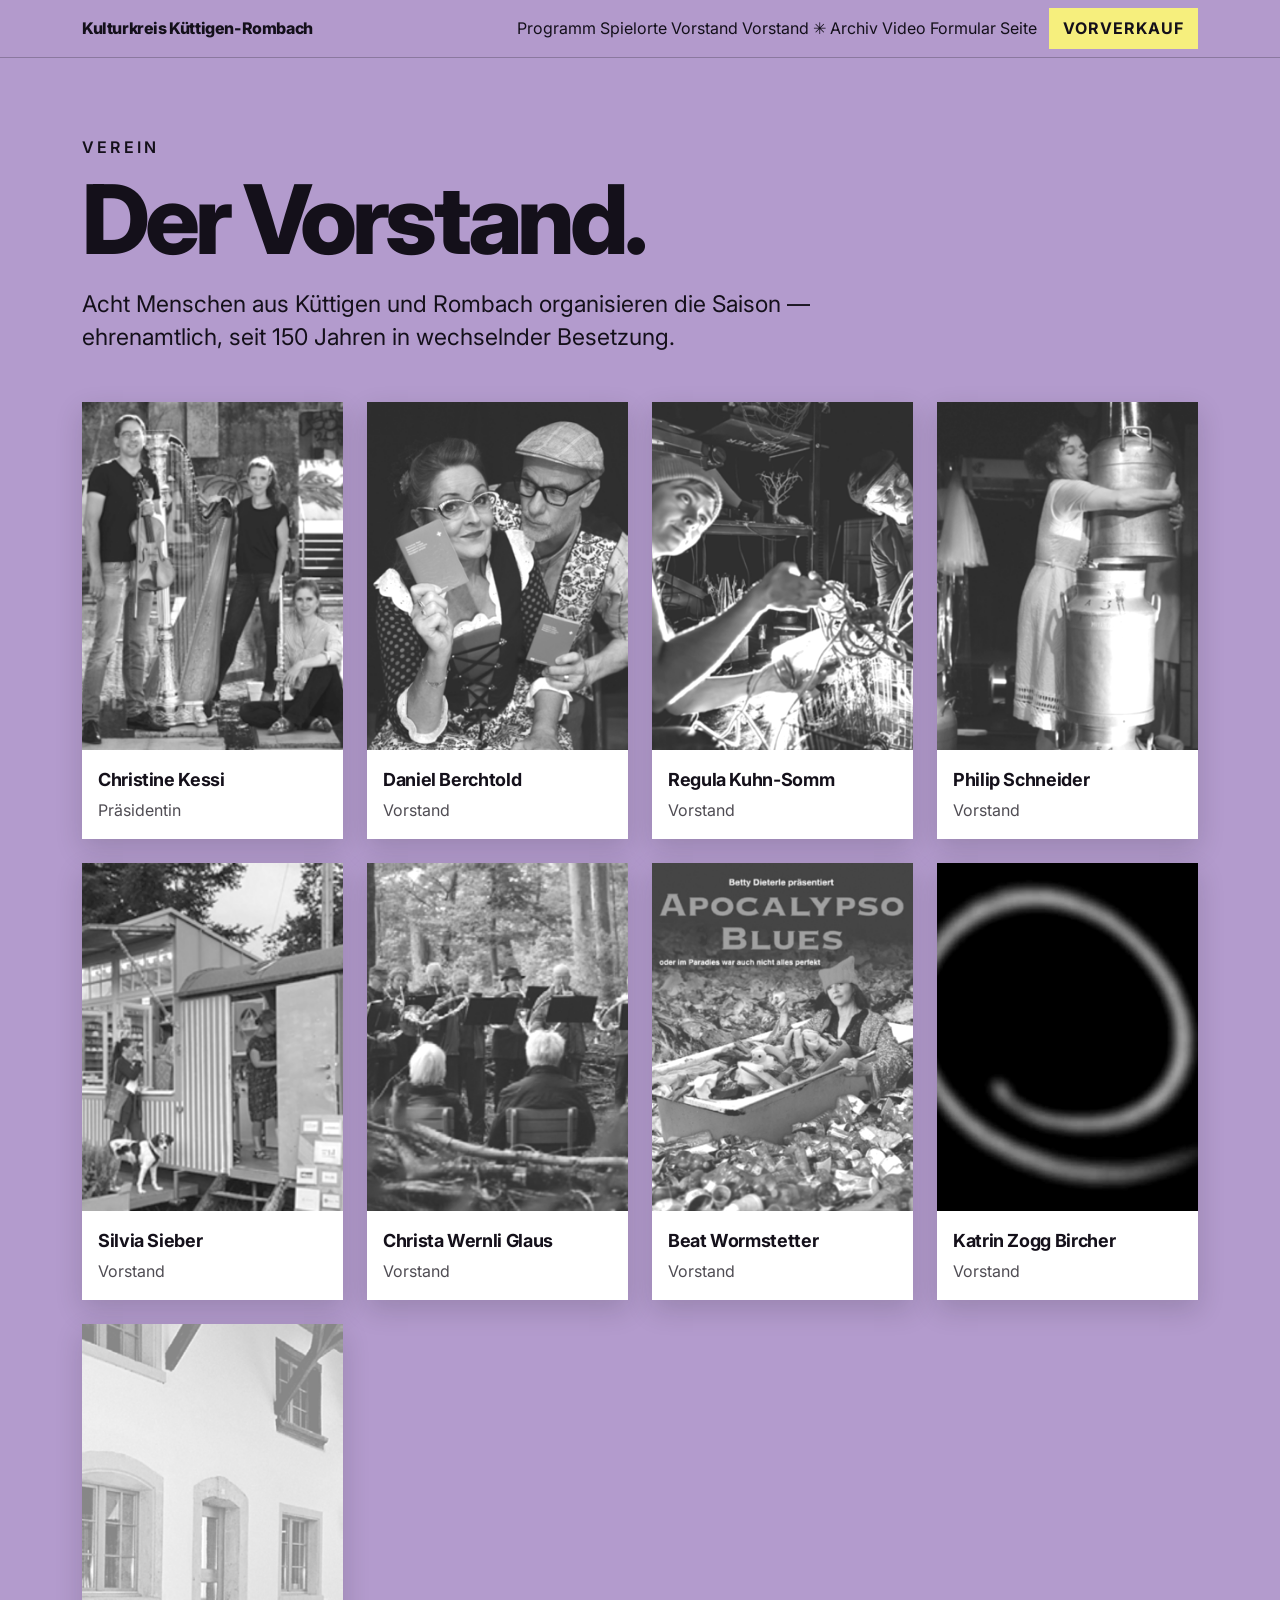
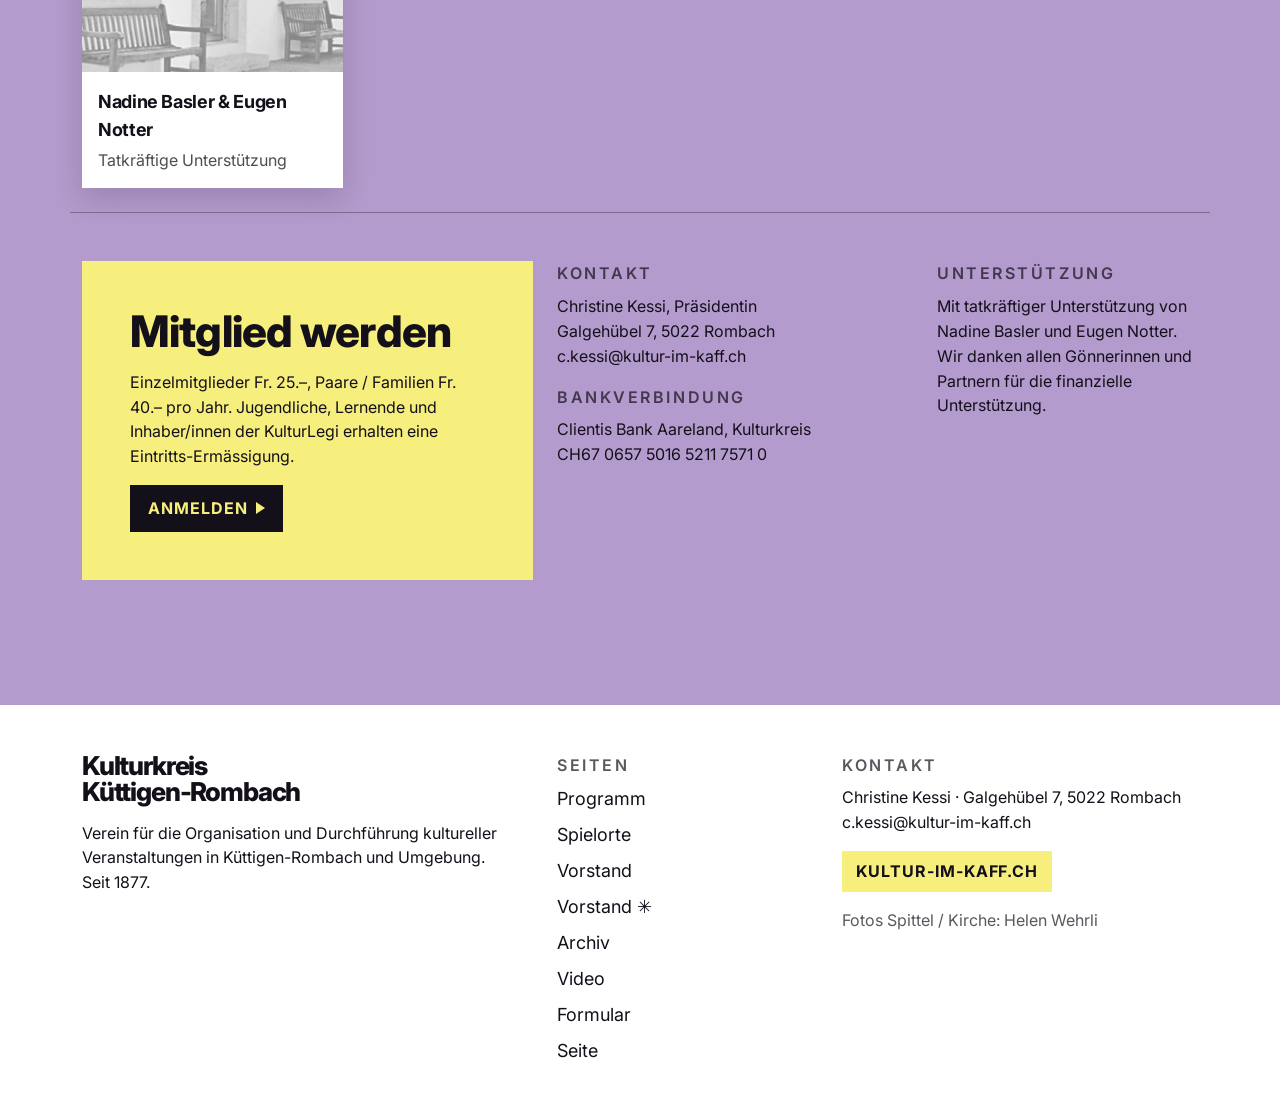
<file: wp-content/themes/kultur-im-kaff/site-design-source/vorstand.html>
<!doctype html>
<html lang="de">
<head>
<meta charset="utf-8">
<meta name="viewport" content="width=device-width, initial-scale=1">
<title>Vorstand · Kulturkreis Küttigen-Rombach</title>
<link rel="preconnect" href="https://fonts.googleapis.com">
<link rel="preconnect" href="https://fonts.gstatic.com" crossorigin>
<link href="https://fonts.googleapis.com/css2?family=Inter:ital,opsz,wght@0,14..32,400..800;1,14..32,400..700&display=swap" rel="stylesheet">
<link href="https://cdn.jsdelivr.net/npm/bootstrap@5.3.3/dist/css/bootstrap.min.css" rel="stylesheet">
<link href="assets/theme.css" rel="stylesheet">
</head>
<body>
<nav class="kk-nav">
  <div class="container-xl d-flex flex-wrap align-items-center justify-content-between gap-2 py-2">
    <a class="kk-brand" href="index.html">Kulturkreis Küttigen-Rombach</a>
    <div class="kk-navlinks">
      <a class="kk-navlink" href="index.html">Programm</a>
      <a class="kk-navlink" href="spielorte.html">Spielorte</a>
      <a class="kk-navlink active" href="vorstand.html">Vorstand</a>
      <a class="kk-navlink" href="vorstand-verspielt.html">Vorstand ✳</a>
      <a class="kk-navlink" href="archiv.html">Archiv</a>
      <a class="kk-navlink" href="video.html">Video</a>
      <a class="kk-navlink" href="formular.html">Formular</a>
      <a class="kk-navlink" href="seite.html">Seite</a>
      <a class="kk-btn kk-btn-yellow kk-btn-sm ms-2" href="https://www.kultur-im-kaff.ch" target="_blank" rel="noopener">Vorverkauf</a>
    </div>
  </div>
</nav>

<main class="container-xl kk-pagehead pb-5">
  <div class="kk-eyebrow">Verein</div>
  <h1 class="kk-h1">Der Vorstand.</h1>
  <p class="kk-lead mb-5">Acht Menschen aus Küttigen und Rombach organisieren die Saison — ehrenamtlich, seit 150 Jahren in wechselnder Besetzung.</p>

  <div class="row g-4">
    <div class="col-6 col-md-4 col-lg-3 d-flex">
      <div class="kk-card">
        <img class="kk-img kk-img-portrait" src="assets/board/p1.png" alt="Christine Kessi">
        <div class="kk-card-body">
          <div class="kk-card-name">Christine Kessi</div>
          <div class="kk-card-role">Präsidentin</div>
        </div>
      </div>
    </div>
    <div class="col-6 col-md-4 col-lg-3 d-flex">
      <div class="kk-card">
        <img class="kk-img kk-img-portrait" src="assets/board/p2.png" alt="Daniel Berchtold">
        <div class="kk-card-body">
          <div class="kk-card-name">Daniel Berchtold</div>
          <div class="kk-card-role">Vorstand</div>
        </div>
      </div>
    </div>
    <div class="col-6 col-md-4 col-lg-3 d-flex">
      <div class="kk-card">
        <img class="kk-img kk-img-portrait" src="assets/board/p3.png" alt="Regula Kuhn-Somm">
        <div class="kk-card-body">
          <div class="kk-card-name">Regula Kuhn-Somm</div>
          <div class="kk-card-role">Vorstand</div>
        </div>
      </div>
    </div>
    <div class="col-6 col-md-4 col-lg-3 d-flex">
      <div class="kk-card">
        <img class="kk-img kk-img-portrait" src="assets/board/p4.png" alt="Philip Schneider">
        <div class="kk-card-body">
          <div class="kk-card-name">Philip Schneider</div>
          <div class="kk-card-role">Vorstand</div>
        </div>
      </div>
    </div>
    <div class="col-6 col-md-4 col-lg-3 d-flex">
      <div class="kk-card">
        <img class="kk-img kk-img-portrait" src="assets/board/p5.png" alt="Silvia Sieber">
        <div class="kk-card-body">
          <div class="kk-card-name">Silvia Sieber</div>
          <div class="kk-card-role">Vorstand</div>
        </div>
      </div>
    </div>
    <div class="col-6 col-md-4 col-lg-3 d-flex">
      <div class="kk-card">
        <img class="kk-img kk-img-portrait" src="assets/board/p6.png" alt="Christa Wernli Glaus">
        <div class="kk-card-body">
          <div class="kk-card-name">Christa Wernli Glaus</div>
          <div class="kk-card-role">Vorstand</div>
        </div>
      </div>
    </div>
    <div class="col-6 col-md-4 col-lg-3 d-flex">
      <div class="kk-card">
        <img class="kk-img kk-img-portrait" src="assets/board/p7.png" alt="Beat Wormstetter">
        <div class="kk-card-body">
          <div class="kk-card-name">Beat Wormstetter</div>
          <div class="kk-card-role">Vorstand</div>
        </div>
      </div>
    </div>
    <div class="col-6 col-md-4 col-lg-3 d-flex">
      <div class="kk-card">
        <img class="kk-img kk-img-portrait" src="assets/board/p8.png" alt="Katrin Zogg Bircher">
        <div class="kk-card-body">
          <div class="kk-card-name">Katrin Zogg Bircher</div>
          <div class="kk-card-role">Vorstand</div>
        </div>
      </div>
    </div>
    <div class="col-6 col-md-4 col-lg-3 d-flex">
      <div class="kk-card">
        <img class="kk-img kk-img-portrait" src="assets/board/p9.png" alt="Nadine Basler &amp; Eugen Notter">
        <div class="kk-card-body">
          <div class="kk-card-name">Nadine Basler &amp; Eugen Notter</div>
          <div class="kk-card-role">Tatkräftige Unterstützung</div>
        </div>
      </div>
    </div>
  </div>

  <div class="row g-4 mt-4 pt-4 border-top">
    <div class="col-12 col-lg-5">
      <div class="kk-panel">
        <h2 class="kk-h2">Mitglied werden</h2>
        <p class="kk-text mt-3 mb-3">Einzelmitglieder Fr. 25.–, Paare / Familien Fr. 40.– pro Jahr. Jugendliche, Lernende und Inhaber/innen der KulturLegi erhalten eine Eintritts-Ermässigung.</p>
        <a class="kk-btn" href="formular.html">Anmelden <span class="kk-tri"></span></a>
      </div>
    </div>
    <div class="col-12 col-md-6 col-lg-4">
      <div class="kk-label">Kontakt</div>
      <p class="kk-text mt-2 mb-3">Christine Kessi, Präsidentin<br>Galgehübel 7, 5022 Rombach<br><a href="mailto:c.kessi@kultur-im-kaff.ch">c.kessi@kultur-im-kaff.ch</a></p>
      <div class="kk-label">Bankverbindung</div>
      <p class="kk-text mt-2 mb-0">Clientis Bank Aareland, Kulturkreis<br>CH67 0657 5016 5211 7571 0</p>
    </div>
    <div class="col-12 col-md-6 col-lg-3">
      <div class="kk-label">Unterstützung</div>
      <p class="kk-text mt-2 mb-0">Mit tatkräftiger Unterstützung von Nadine Basler und Eugen Notter. Wir danken allen Gönnerinnen und Partnern für die finanzielle Unterstützung.</p>
    </div>
  </div>
</main>

<div class="kk-overlay" data-overlay="video">
  <div class="kk-overlay-inner">
    <div class="kk-overlay-head">
      <div>
        <div class="kk-overlay-title" data-overlay-title></div>
        <div class="kk-overlay-meta" data-overlay-meta></div>
      </div>
      <button class="kk-close" type="button" data-close aria-label="Schliessen">✕</button>
    </div>
    <div class="kk-player" data-player data-duration="2:14">
      <div class="kk-ph" data-ph>VIDEO Querformat 16:9</div>
      <button class="kk-play" type="button" data-play aria-label="Abspielen"><span class="kk-glyph"></span></button>
      <div class="kk-controls">
        <div class="kk-track" data-seek><div class="kk-bar" data-bar></div></div>
        <div class="kk-times"><span data-time>0:00 / 2:14</span><span data-fmt>Querformat 16:9</span></div>
      </div>
    </div>
  </div>
</div>

<div class="kk-overlay" data-overlay="image">
  <div class="kk-overlay-inner">
    <div class="kk-overlay-head">
      <div>
        <div class="kk-overlay-title" data-overlay-title></div>
        <div class="kk-overlay-meta" data-overlay-meta></div>
      </div>
      <button class="kk-close" type="button" data-close aria-label="Schliessen">✕</button>
    </div>
    <img class="kk-overlay-img" alt="" data-overlay-image>
  </div>
</div>
<footer class="kk-footer">
  <div class="container-xl py-5">
    <div class="row g-4 align-items-start">
      <div class="col-12 col-lg-5">
        <div class="kk-footer-brand">Kulturkreis<br>Küttigen-Rombach</div>
        <p class="kk-text mt-3 mb-0">Verein für die Organisation und Durchführung kultureller Veranstaltungen in Küttigen-Rombach und Umgebung. Seit 1877.</p>
      </div>
      <div class="col-6 col-lg-3">
        <div class="kk-label">Seiten</div>
        <div class="kk-footer-links mt-2">
          <a href="index.html">Programm</a>
          <a href="spielorte.html">Spielorte</a>
          <a href="vorstand.html">Vorstand</a>
          <a href="vorstand-verspielt.html">Vorstand ✳</a>
          <a href="archiv.html">Archiv</a>
          <a href="video.html">Video</a>
          <a href="formular.html">Formular</a>
          <a href="seite.html">Seite</a>
        </div>
      </div>
      <div class="col-6 col-lg-4">
        <div class="kk-label">Kontakt</div>
        <p class="kk-text mt-2 mb-2">Christine Kessi · Galgehübel 7, 5022 Rombach<br><a href="mailto:c.kessi@kultur-im-kaff.ch">c.kessi@kultur-im-kaff.ch</a></p>
        <a class="kk-btn kk-btn-yellow kk-btn-sm mt-2" href="https://www.kultur-im-kaff.ch" target="_blank" rel="noopener">kultur-im-kaff.ch</a>
        <div class="kk-caption mt-3">Fotos Spittel / Kirche: Helen Wehrli</div>
      </div>
    </div>
  </div>
</footer>
<script src="assets/app.js"></script>
</body>
</html>
</file>
<file: wp-content/themes/kultur-im-kaff/site-design-source/assets/theme.css>
/* ============================================================
   Kulturkreis Küttigen-Rombach — Theme
   Alle Farben, Schriften, Grössen und Abstände an einem Ort.
   Die Seiten enthalten keine Inline-Formatierungen, nur Klassen.
   ============================================================ */
:root{
  /* Markenfarben */
  --kk-bg-color:#B39BCD;
  --kk-lilac-dark:#9989AE;
  --kk-lilac-photo:#A18CBB;
  --kk-accent-color:#F6EF7D;
  --kk-ink:#14101A;
  --kk-white:#FFFFFF;
  --kk-violet:#5B3E7E;
  --kk-rule:rgba(20,16,26,.35);
  --kk-ink-70:rgba(20,16,26,.7);
  --kk-ink-75:rgba(20,16,26,.75);
  --kk-ink-55:rgba(20,16,26,.55);

  /* Bootstrap-Overrides (wirken global) */
  --bs-body-bg:var(--kk-bg-color);
  --bs-body-color:var(--kk-ink);
  --bs-body-font-family:Inter,system-ui,sans-serif;
  --bs-body-font-size:1rem;
  --bs-body-line-height:1.55;
  --bs-link-color:var(--kk-ink);
  --bs-link-hover-color:var(--kk-violet);
  --bs-border-color:var(--kk-rule);
  --bs-emphasis-color:var(--kk-ink);
  --bs-heading-color:var(--kk-ink);
  --bs-border-radius:0;
  --bs-focus-ring-color:rgba(246,239,125,.6);

  /* Typografie — eine Schrift, festes Raster */
  --kk-font:Inter,system-ui,sans-serif;
  --kk-fs-hero:clamp(44px,9.5vw,132px);
  --kk-fs-h1:clamp(40px,7.5vw,100px);
  --kk-fs-h2:clamp(26px,3.4vw,44px);
  --kk-fs-h3:clamp(19px,2vw,23px);
  --kk-fs-lead:clamp(18px,1.8vw,23px);
  --kk-fs-26:26px;
  --kk-fs-23:23px;
  --kk-fs-20:20px;
  --kk-fs-18:18px;
  --kk-fs-16:16px;
  --kk-fs-tag:14px;
  --kk-ls-tight:-0.02em;
  --kk-ls-tighter:-0.05em;
  --kk-ls-wide:.16em;
  --kk-ls-wider:.2em;

  /* Raster & Abstände */
  --kk-space-section:clamp(40px,6vw,88px);
  --kk-space-title:26px;
  --kk-pad-x:1rem;
  --kk-pad-x-lg:1.5rem;
  --kk-pad-top:1rem;
  --kk-pad-top-lg:1.5rem;
  --kk-pad-bottom:1.5rem;
  --kk-pad-bottom-lg:3rem;

  /* Bilder */
  --kk-ratio-event:3/2;
  --kk-ratio-portrait:3/4;
  --kk-hero-image:url("hero-spittel.png");
}

body{background:var(--kk-bg-color);color:var(--kk-ink);font-family:var(--kk-font);font-size:var(--kk-fs-16);-webkit-font-smoothing:antialiased}
a{color:var(--bs-link-color);text-decoration:none}
a:hover{color:var(--bs-link-hover-color)}
img{max-width:100%}

/* ---------- Typo-Bausteine ---------- */
.kk-display{font-weight:800;letter-spacing:var(--kk-ls-tighter);line-height:.95}
.kk-hero-title{font-weight:800;font-size:var(--kk-fs-hero);line-height:.9;letter-spacing:var(--kk-ls-tighter);margin:0}
.kk-h1{font-weight:800;font-size:var(--kk-fs-h1);line-height:.92;letter-spacing:var(--kk-ls-tighter);margin:0}
.kk-h2{font-weight:800;font-size:var(--kk-fs-h2);line-height:1.02;letter-spacing:var(--kk-ls-tight);text-wrap:balance;margin:0}
.kk-h2-spaced{margin-top:var(--kk-space-title)}
.kk-h3{font-weight:800;font-size:var(--kk-fs-h3);line-height:1.06;letter-spacing:0;margin:0}
.kk-lead{font-size:var(--kk-fs-lead);line-height:1.45;max-width:52ch}
.kk-text{font-size:var(--kk-fs-16);line-height:1.55;max-width:60ch;text-wrap:pretty}
.kk-text-narrow{max-width:44ch}
.kk-text-wide{max-width:62ch;font-size:var(--kk-fs-18);line-height:1.6}
.kk-credits{font-size:var(--kk-fs-16);line-height:1.5;max-width:60ch;color:var(--kk-ink-75)}
.kk-small{font-size:var(--kk-fs-16);line-height:1.35}
.kk-muted{color:var(--kk-ink-75)}
.kk-artist{font-weight:500;font-size:var(--kk-fs-20)}
.kk-eyebrow{font-weight:600;font-size:var(--kk-fs-16);letter-spacing:var(--kk-ls-wider);text-transform:uppercase}
.kk-label{font-weight:600;font-size:var(--kk-fs-16);letter-spacing:var(--kk-ls-wide);text-transform:uppercase;color:var(--kk-ink-70)}
.kk-price{font-weight:700;font-size:var(--kk-fs-16)}
.kk-quote{background:var(--kk-accent-color);font-weight:700;font-size:var(--kk-fs-26);line-height:1.2;letter-spacing:var(--kk-ls-tight);max-width:62ch;padding:1.5rem;margin:1.5rem 0}
.kk-list{font-size:var(--kk-fs-18);line-height:1.6;max-width:62ch;list-style:none;padding-left:1.4em}
.kk-list li{text-indent:-1.4em}
.kk-caption{font-size:var(--kk-fs-16);color:var(--kk-ink-70)}

/* ---------- Navigation ---------- */
.kk-nav{position:sticky;top:0;z-index:1030;background:rgba(179,155,205,.94);backdrop-filter:blur(10px);border-bottom:1px solid rgba(20,16,26,.25)}
.kk-brand{font-weight:800;font-size:var(--kk-fs-16);letter-spacing:-0.025em;line-height:1.25;display:block}
.kk-navlinks{display:flex;flex-wrap:wrap;align-items:center;gap:.25rem;list-style:none;margin:0;padding:0}
.kk-navlinks .nav-item{list-style:none}
.kk-navlinks .nav-link{font-weight:600;font-size:var(--kk-fs-16);letter-spacing:.06em;text-transform:uppercase;padding:7px 13px;display:inline-block;transition:background .18s ease,color .18s ease;background:transparent;color:var(--kk-ink);text-decoration:none}
.kk-navlinks .nav-link:hover{background:rgba(20,16,26,.12);color:var(--kk-ink)}
.kk-navlinks .nav-link.active,.kk-navlinks .nav-link[aria-current="page"]{background:var(--kk-ink);color:var(--kk-accent-color)}
.kk-navlinks .nav-link.active:hover,.kk-navlinks .nav-link[aria-current="page"]:hover{background:var(--kk-ink);color:var(--kk-accent-color)}
.kk-nav .navbar-collapse{display:block}
@media (max-width:991.98px){
  .kk-nav .navbar-collapse{display:none}
  .kk-nav .navbar-collapse.show{display:block}
  .kk-nav .kk-navlinks{flex-direction:column;align-items:stretch;gap:.35rem;padding:0.5rem 0 0.75rem}
  .kk-nav .kk-navlinks .nav-item{width:100%}
  .kk-nav .kk-navlinks .nav-link{display:block;width:100%;padding:10px 12px}
}
.kk-nav-toggle{position:relative;width:52px;height:52px;padding:0;border:0;background:rgba(20,16,26,.08);border-radius:50%;display:inline-flex;align-items:center;justify-content:center;cursor:pointer;transition:background .18s ease,transform .18s ease}
.kk-nav-toggle:hover{background:rgba(20,16,26,.12)}
.kk-nav-toggle:focus{box-shadow:none}
.kk-toggle-line{position:absolute;left:13px;width:28px;height:3px;background:var(--kk-ink);border-radius:2px;transition:transform .25s ease,opacity .2s ease,top .25s ease}
.kk-toggle-line:nth-child(1){top:17px}
.kk-toggle-line:nth-child(2){top:24px}
.kk-toggle-line:nth-child(3){top:31px}
.kk-nav-toggle[aria-expanded="true"]{background:rgba(20,16,26,.14)}
.kk-nav-toggle[aria-expanded="true"] .kk-toggle-line:nth-child(1){top:24px;transform:rotate(45deg)}
.kk-nav-toggle[aria-expanded="true"] .kk-toggle-line:nth-child(2){opacity:0}
.kk-nav-toggle[aria-expanded="true"] .kk-toggle-line:nth-child(3){top:24px;transform:rotate(-45deg)}

/* ---------- Buttons ---------- */
.kk-btn{display:inline-flex;align-items:center;gap:8px;border:none;background:var(--kk-ink);color:var(--kk-accent-color);font-weight:700;font-size:var(--kk-fs-16);letter-spacing:.06em;text-transform:uppercase;padding:11px 18px;cursor:pointer;transition:background .18s ease,color .18s ease;white-space:nowrap}
.kk-btn:hover{background:var(--kk-accent-color);color:var(--kk-ink)}
.kk-btn-outline{background:transparent;color:var(--kk-ink);border:1.5px solid var(--kk-ink)}
.kk-btn-outline:hover{background:var(--kk-ink);color:var(--kk-accent-color)}
.kk-btn-yellow{background:var(--kk-accent-color);color:var(--kk-ink)}
.kk-btn-yellow:hover{background:var(--kk-ink);color:var(--kk-accent-color)}
.kk-btn-sm{padding:8px 14px}
.kk-btn-lg{padding:14px 26px}
.kk-chip{border:none;background:var(--kk-accent-color);color:var(--kk-ink);font-weight:700;font-size:var(--kk-fs-16);letter-spacing:.06em;text-transform:uppercase;padding:8px 14px;cursor:pointer;transition:background .18s ease,color .18s ease,transform .18s ease}
.kk-chip:hover{background:var(--kk-ink);color:var(--kk-accent-color);transform:translateY(-2px)}
.kk-chip.active{background:var(--kk-ink);color:var(--kk-accent-color)}
.kk-tags{display:flex;flex-wrap:wrap;gap:.5rem}
.kk-tag{background:var(--kk-accent-color);color:var(--kk-ink);font-weight:600;font-size:var(--kk-fs-tag);letter-spacing:.05em;text-transform:uppercase;padding:4px 12px 4px 8px}
.kk-videolink{border:none;background:transparent;padding:0;cursor:pointer;color:var(--kk-ink);font-weight:700;font-size:var(--kk-fs-16);letter-spacing:.06em;text-transform:uppercase;display:inline-flex;align-items:center;gap:8px;border-bottom:2px solid var(--kk-ink)}
.kk-videolink:hover{color:var(--kk-violet);border-bottom-color:var(--kk-violet)}
.kk-tri{display:block;width:0;height:0;border-top:6px solid transparent;border-bottom:6px solid transparent;border-left:9px solid currentColor}
.kk-actions{display:flex;flex-wrap:wrap;align-items:center;gap:1rem;margin-top:1.5rem}

/* ---------- Bild-Platzhalter ---------- */
.kk-ph{background-color:var(--kk-lilac-photo);background-image:linear-gradient(135deg,rgba(20,16,26,.10) 0 6px,transparent 6px 14px);filter:grayscale(1);display:flex;align-items:center;justify-content:center;text-align:center;padding:10px;font-size:var(--kk-fs-16);letter-spacing:.2em;color:var(--kk-ink-55)}
.kk-img{display:block;width:100%;aspect-ratio:var(--kk-ratio-event);object-fit:cover;filter:grayscale(1) contrast(1.04)}
.kk-img-portrait{aspect-ratio:var(--kk-ratio-portrait)}
.kk-img-btn{border:none;background:none;padding:0;width:100%;cursor:pointer}

/* ---------- Programm- und Archivzeile ---------- */
.kk-row{border-bottom:2px solid var(--kk-rule)}
.kk-rail{background:var(--kk-accent-color);padding:var(--kk-pad-top) var(--kk-pad-x) var(--kk-pad-bottom)}
.kk-rail-date{font-weight:800;font-size:var(--kk-fs-h3);line-height:1.06;white-space:pre-line}
.kk-rail-time{font-weight:600;font-size:var(--kk-fs-16);text-transform:uppercase;margin-top:.25rem}
.kk-rail-venue{margin-top:1rem;font-size:var(--kk-fs-16);line-height:1.35}
.kk-body{padding:var(--kk-pad-top) var(--kk-pad-x) var(--kk-pad-bottom)}
.kk-media{padding:var(--kk-pad-top) var(--kk-pad-x) var(--kk-pad-bottom)}
@media (min-width:992px){
  .kk-rail{padding:var(--kk-pad-top-lg) var(--kk-pad-x-lg) var(--kk-pad-bottom-lg)}
  .kk-body{padding:var(--kk-pad-top-lg) var(--kk-pad-x-lg) var(--kk-pad-bottom-lg)}
  .kk-media{padding:var(--kk-pad-top-lg) var(--kk-pad-x-lg) var(--kk-pad-bottom-lg)}
  .kk-media-right{padding-right:var(--kk-pad-x-lg)}
  .kk-media-left{padding-left:var(--kk-pad-x-lg)}
}

/* ---------- Hero ---------- */
.kk-hero{position:relative;background:var(--kk-lilac-dark);overflow:hidden;padding:clamp(48px,9vw,120px) 0 clamp(40px,7vw,96px)}
.kk-hero-photo{position:absolute;inset:0;background-image:var(--kk-hero-image);background-size:cover;background-position:center 62%;filter:grayscale(1) contrast(1.08);mix-blend-mode:multiply;opacity:.75}
.kk-hero-veil{position:absolute;inset:0;background:linear-gradient(180deg,rgba(179,155,205,.15) 0%,rgba(179,155,205,.72) 72%,rgba(179,155,205,.92) 100%)}
.kk-hero-inner{position:relative}
.kk-hero-dot{width:9px;height:9px;background:var(--kk-accent-color);border-radius:50%;display:inline-block}
.kk-hero-kicker{display:flex;align-items:center;gap:.5rem;margin-bottom:1.5rem}

/* ---------- Seitenkopf ---------- */
.kk-pagehead{padding-top:var(--kk-space-section)}
.kk-pagehead .kk-h1{margin-top:1rem}
.kk-pagehead .kk-lead{margin-top:1.5rem}

/* ---------- Karussell ---------- */
.kk-carousel{position:relative;aspect-ratio:var(--kk-ratio-event);overflow:hidden}
.kk-slide{position:absolute;inset:0;opacity:0;transition:opacity .4s ease;pointer-events:none}
.kk-slide.active{opacity:1;pointer-events:auto}
.kk-carbtn{position:absolute;top:50%;transform:translateY(-50%);width:44px;height:44px;border:none;background:var(--kk-accent-color);color:var(--kk-ink);display:flex;align-items:center;justify-content:center;cursor:pointer;transition:background .2s ease,color .2s ease}
.kk-carbtn:hover{background:var(--kk-ink);color:var(--kk-accent-color)}
.kk-carbtn.prev{left:12px}
.kk-carbtn.next{right:12px}
.kk-dots{position:absolute;left:12px;bottom:12px;display:flex;gap:8px}
.kk-dot{width:10px;height:10px;border:none;padding:0;background:rgba(20,16,26,.35);cursor:pointer;transition:width .25s ease,background .25s ease}
.kk-dot.active{width:26px;background:var(--kk-ink)}
.kk-counter{position:absolute;right:12px;bottom:12px;background:var(--kk-ink);color:var(--kk-accent-color);font-weight:700;font-size:var(--kk-fs-16);letter-spacing:.1em;padding:4px 8px}

/* ---------- Spielorte ---------- */
.kk-venue{border-top:2px solid var(--kk-rule);padding:1.5rem 0}
@media (min-width:992px){.kk-venue{padding:3rem 0}}
.kk-venue-badge{display:inline-block;background:var(--kk-accent-color);font-weight:700;font-size:var(--kk-fs-16);letter-spacing:.06em;text-transform:uppercase;padding:8px 14px;margin-top:1rem}
.kk-agenda{display:flex;flex-direction:column;border-top:1px solid var(--kk-rule);margin-top:.25rem}
.kk-agenda-item{padding:.5rem 0;border-bottom:1px solid rgba(20,16,26,.18);font-size:var(--kk-fs-16);line-height:1.35}
.kk-agenda-date{font-weight:700}

/* ---------- Player ---------- */
.kk-player{position:relative;background:var(--kk-ink);width:100%;max-width:100%;margin:0 auto;overflow:hidden;aspect-ratio:16/9}
.kk-player.portrait{aspect-ratio:9/16;max-width:420px}
.kk-player .kk-ph{position:absolute;inset:0}
.kk-play{position:absolute;top:50%;left:50%;transform:translate(-50%,-50%);width:76px;height:76px;border-radius:50%;border:none;background:var(--kk-accent-color);color:var(--kk-ink);display:flex;align-items:center;justify-content:center;cursor:pointer;transition:transform .2s ease}
.kk-play:hover{transform:translate(-50%,-50%) scale(1.08)}
.kk-play .kk-glyph{display:block;width:0;height:0;border-top:9px solid transparent;border-bottom:9px solid transparent;border-left:14px solid currentColor;margin-left:3px}
.kk-play.playing .kk-glyph{width:14px;height:16px;border:none;border-left:5px solid currentColor;border-right:5px solid currentColor;margin-left:0}
.kk-controls{position:absolute;left:0;bottom:0;width:100%;padding:1rem;display:flex;flex-direction:column;gap:.5rem;background:linear-gradient(to top,rgba(20,16,26,.85),rgba(20,16,26,0))}
.kk-track{height:6px;background:rgba(246,239,125,.3);cursor:pointer}
.kk-bar{height:100%;width:0;background:var(--kk-accent-color)}
.kk-times{display:flex;justify-content:space-between;color:var(--kk-accent-color);font-weight:600;font-size:var(--kk-fs-16);letter-spacing:.08em}
.kk-playlist{display:flex;flex-direction:column;margin-top:.5rem}
.kk-playlist-item{display:flex;gap:12px;align-items:center;width:100%;text-align:left;border:none;background:transparent;padding:10px;cursor:pointer;transition:background .2s ease}
.kk-playlist-item:hover{background:rgba(255,255,255,.25)}
.kk-playlist-item.active{background:var(--kk-accent-color)}
.kk-playlist-text{display:flex;flex-direction:column;min-width:0}
.kk-playlist-title{font-weight:700;font-size:var(--kk-fs-16);letter-spacing:var(--kk-ls-tight)}
.kk-playlist-meta{font-size:var(--kk-fs-16);color:var(--kk-ink-75)}
.kk-thumb{flex:none;width:68px;aspect-ratio:16/9;background-color:var(--kk-lilac-photo);background-image:linear-gradient(135deg,rgba(20,16,26,.12) 0 6px,transparent 6px 14px)}
.kk-thumb.portrait{width:38px;aspect-ratio:9/16}

/* ---------- Overlay ---------- */
.kk-overlay{position:fixed;inset:0;background:rgba(20,16,26,.86);z-index:1080;display:none;align-items:center;justify-content:center;padding:1rem}
.kk-overlay.open{display:flex}
.kk-overlay-inner{position:relative;width:100%;max-width:1100px}
.kk-overlay-head{display:flex;align-items:flex-start;justify-content:space-between;gap:1rem;margin-bottom:1rem}
.kk-overlay-title{font-weight:800;font-size:var(--kk-fs-26);letter-spacing:var(--kk-ls-tight);color:var(--kk-accent-color)}
.kk-overlay-meta{font-size:var(--kk-fs-16);color:rgba(255,255,255,.75)}
.kk-overlay-img{display:block;width:100%;max-height:78vh;object-fit:contain;margin:0 auto}
.kk-close{border:none;background:var(--kk-accent-color);color:var(--kk-ink);width:44px;height:44px;font-weight:700;font-size:var(--kk-fs-18);line-height:1;cursor:pointer;flex:none}
.kk-close:hover{background:var(--kk-white)}

/* ---------- Formular ---------- */
.kk-form{max-width:960px}
.kk-field{position:relative}
.kk-field input,.kk-field select,.kk-field textarea{width:100%;border:none;border-bottom:2px solid var(--kk-ink);background:rgba(255,255,255,.34);padding:26px 12px 9px;font-family:var(--kk-font);font-size:var(--kk-fs-18);color:var(--kk-ink);outline:none;border-radius:0;transition:background .18s ease,border-bottom-width .18s ease}
.kk-field textarea{line-height:1.5;resize:vertical}
.kk-field input:focus,.kk-field select:focus,.kk-field textarea:focus{background:rgba(255,255,255,.55);border-bottom-width:3px}
.kk-field label{position:absolute;left:12px;top:26px;pointer-events:none;font-weight:600;font-size:var(--kk-fs-18);letter-spacing:.02em;color:var(--kk-ink-55);transition:all .18s cubic-bezier(.4,0,.2,1)}
.kk-field.filled label,.kk-field.always label,.kk-field input:focus~label,.kk-field select:focus~label,.kk-field textarea:focus~label{top:2px;font-size:var(--kk-fs-16);letter-spacing:var(--kk-ls-wide);text-transform:uppercase;color:var(--kk-ink-70)}
.kk-field-file input{padding:12px;border-bottom:2px solid var(--kk-ink)}
.kk-fieldset-title{font-weight:600;font-size:var(--kk-fs-16);letter-spacing:var(--kk-ls-wide);text-transform:uppercase;margin-bottom:.625rem}
.kk-checks{display:flex;flex-direction:column;gap:.5rem}
.kk-check{display:flex;align-items:center;gap:10px;cursor:pointer;font-size:var(--kk-fs-18)}
.kk-check-top{align-items:flex-start}
.kk-check input{width:20px;height:20px;accent-color:var(--kk-ink);flex:none}
.kk-check-top input{margin-top:2px}
.kk-range{width:100%;accent-color:var(--kk-ink)}
.kk-success{background:var(--kk-accent-color);padding:10px 16px;font-weight:700;font-size:var(--kk-fs-16);letter-spacing:.06em}

/* ---------- Karten, Panels, Laufband ---------- */
.kk-card{display:flex;flex-direction:column;width:100%;background:var(--kk-white);box-shadow:0 10px 26px rgba(20,16,26,.16)}
.kk-card-body{padding:1rem;display:flex;flex-direction:column;gap:.25rem}
.kk-card-name{font-weight:700;font-size:var(--kk-fs-18);letter-spacing:var(--kk-ls-tight)}
.kk-card-role{font-size:var(--kk-fs-16);color:var(--kk-ink-75)}
.kk-card-fact{font-size:var(--kk-fs-16);line-height:1.4;font-style:italic}
.kk-card-media{position:relative}
.kk-sticker{position:absolute;top:10px;right:10px;background:var(--kk-accent-color);color:var(--kk-ink);font-weight:700;font-size:var(--kk-fs-tag);letter-spacing:.05em;text-transform:uppercase;padding:4px 8px}
.kk-panel{background:var(--kk-accent-color);padding:1.5rem;height:100%}
@media (min-width:992px){.kk-panel{padding:3rem}}
.kk-panel-white{background:var(--kk-white)}
.kk-panel-outline{background:transparent;border:1.5px solid var(--kk-ink);padding:1.5rem;height:auto}
.kk-figure{font-weight:800;font-size:var(--kk-fs-26);letter-spacing:var(--kk-ls-tight)}
.kk-figure span{display:block;font-weight:400;font-size:var(--kk-fs-16);letter-spacing:0}
.kk-marquee{background:var(--kk-ink);overflow:hidden;padding:.5rem 0;margin-top:3rem}
.kk-marquee-track{display:flex;width:max-content;animation:kk-marquee 34s linear infinite;font-weight:700;font-size:var(--kk-fs-16);letter-spacing:.06em;color:var(--kk-accent-color);text-transform:uppercase}
@keyframes kk-marquee{from{transform:translateX(0)}to{transform:translateX(-50%)}}
.kk-section{padding:var(--kk-space-section) 0}
.kk-downloads{display:flex;flex-direction:column;gap:.5rem;font-size:var(--kk-fs-18);margin-top:.5rem}

/* ---------- Footer ---------- */
.kk-footer{background:var(--kk-white);margin-top:var(--kk-space-section)}
.kk-footer-brand{font-weight:800;font-size:var(--kk-fs-26);letter-spacing:-0.045em;line-height:1}
.kk-footer-links{display:flex;flex-direction:column;gap:.5rem;font-size:var(--kk-fs-18)}
</file>
